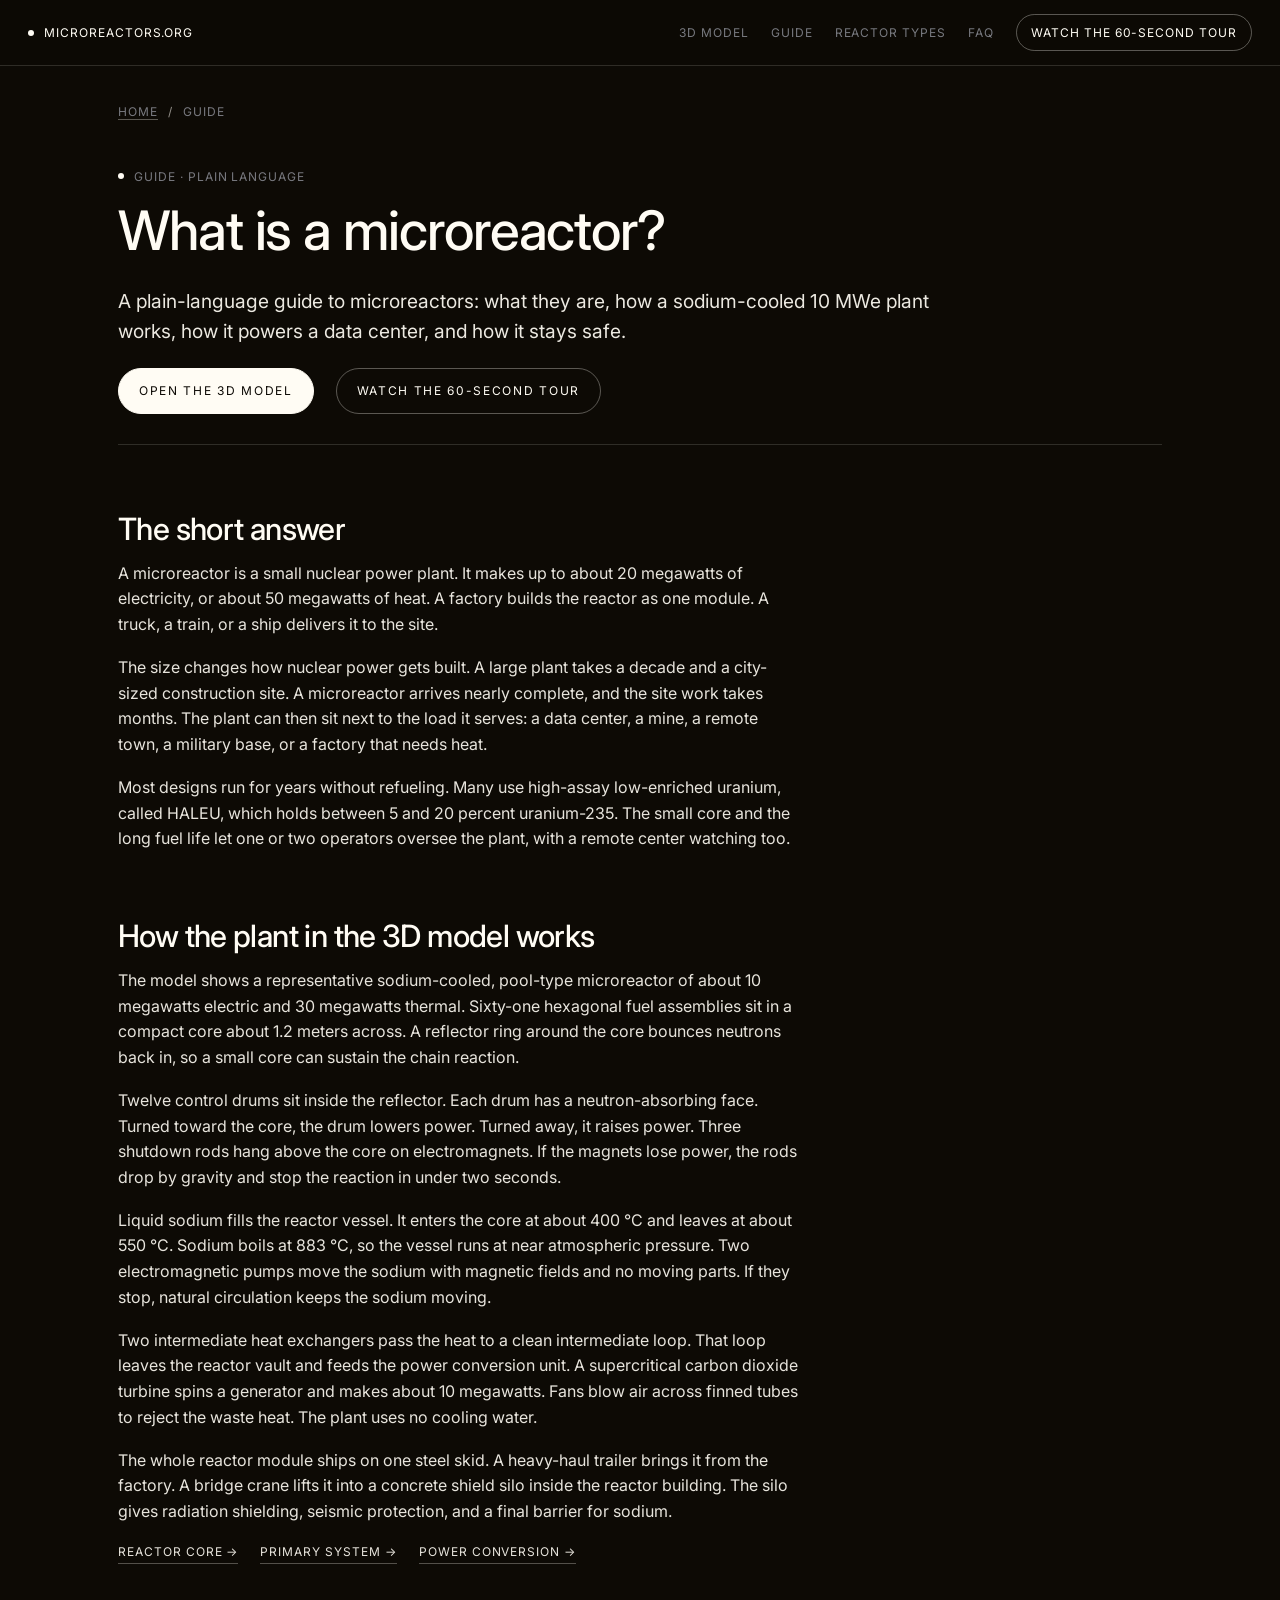
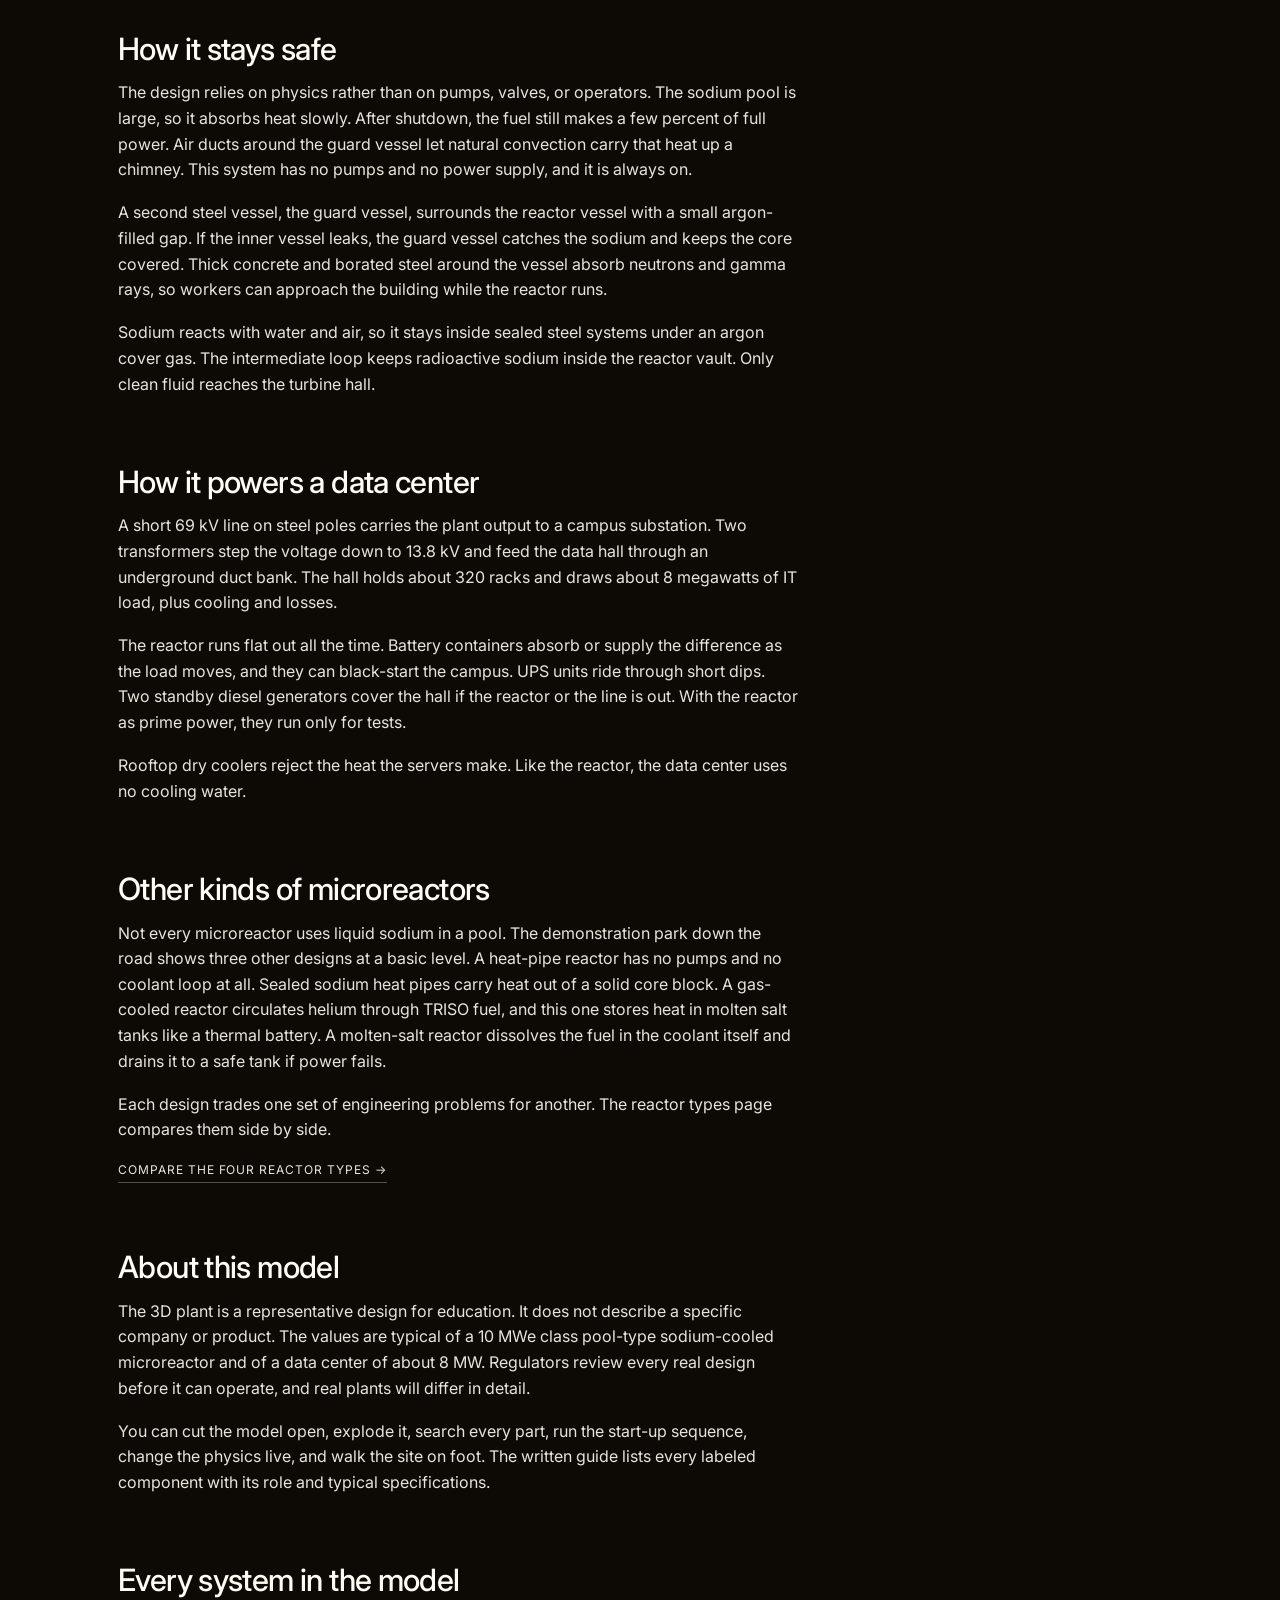
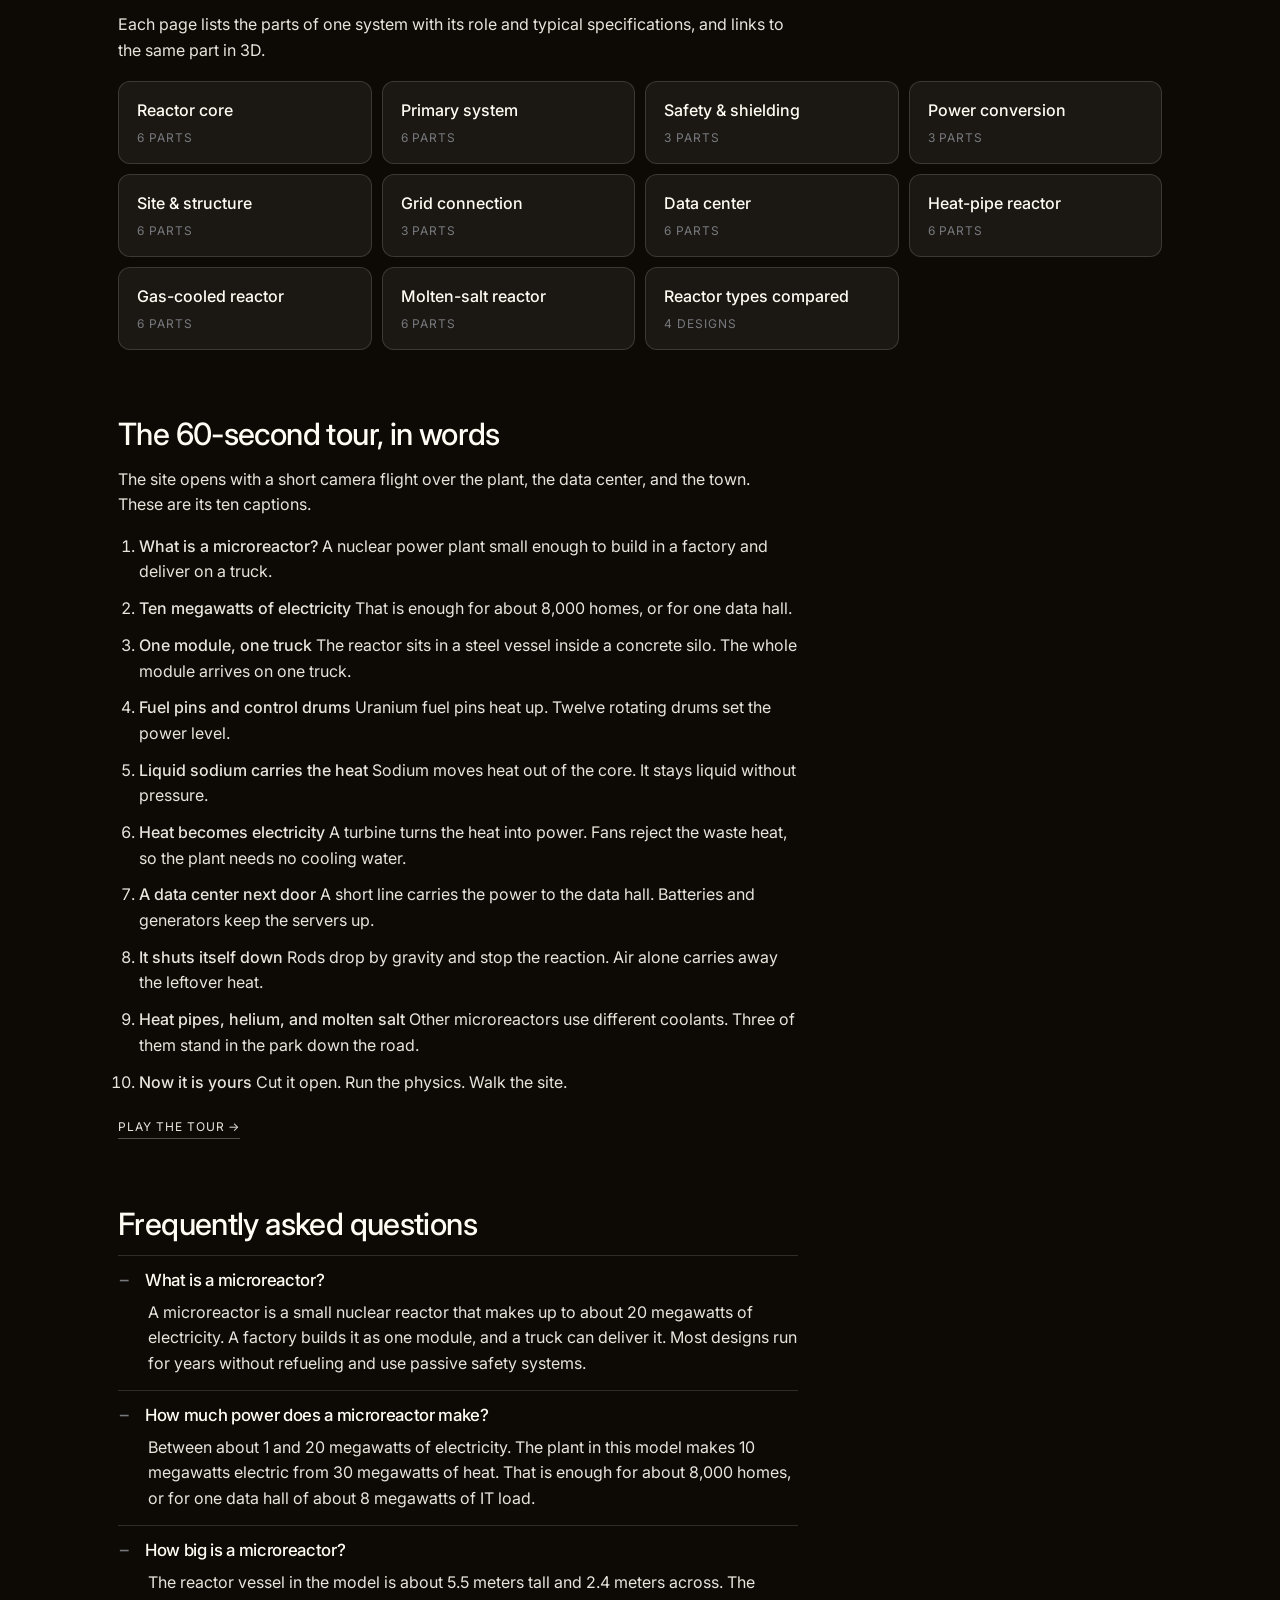
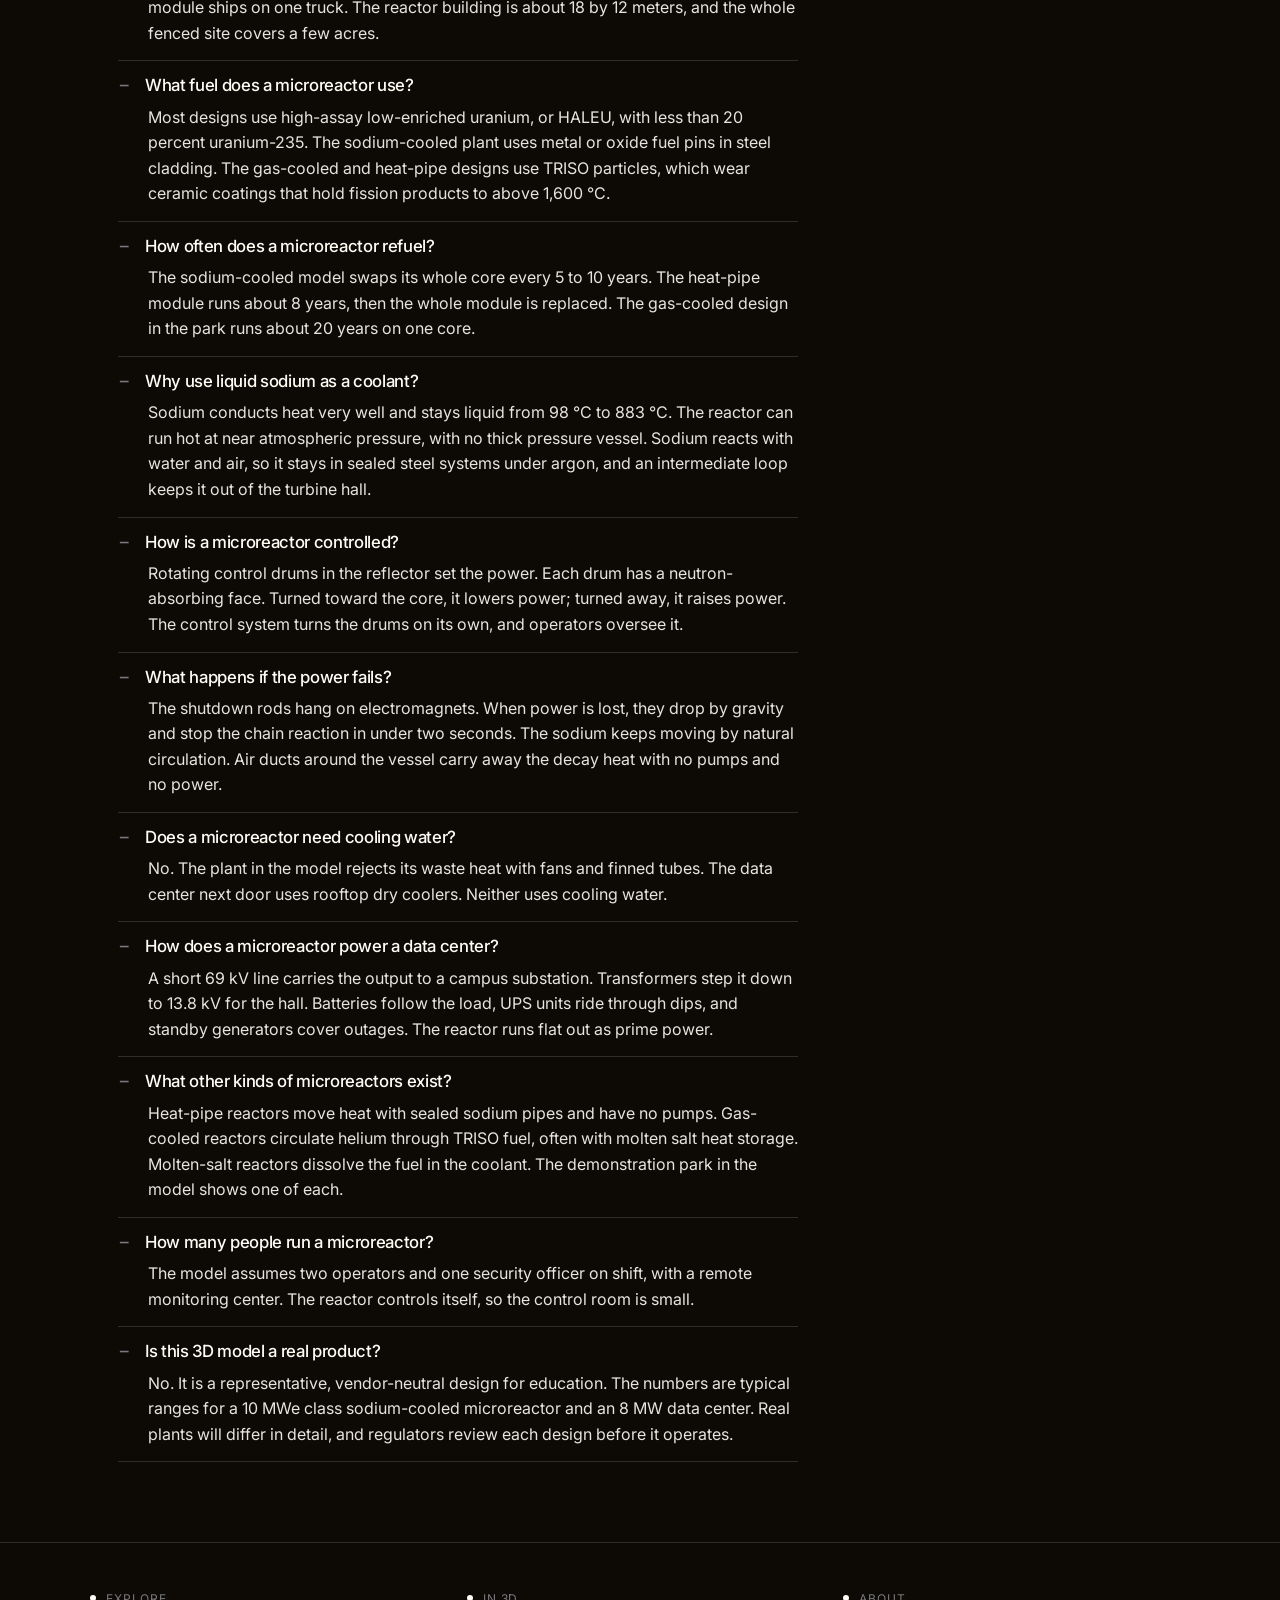
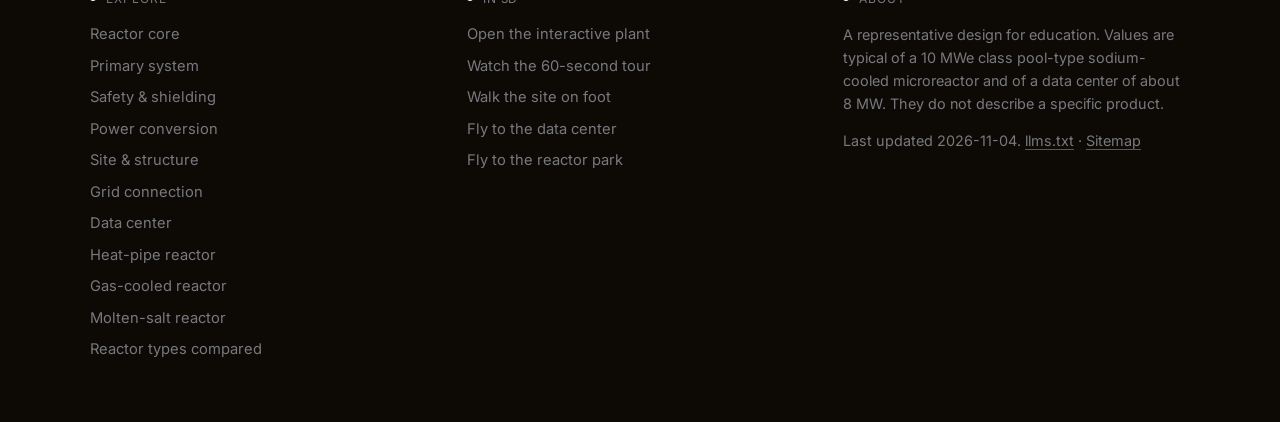
<file: guide/index.html>
<!doctype html>
<html lang="en">
<head>
<meta charset="utf-8">
<meta name="viewport" content="width=device-width, initial-scale=1">
<title>What is a microreactor? A plain guide | Microreactors.org</title>
<meta name="description" content="A plain-language guide to microreactors: what they are, how a sodium-cooled 10 MWe plant works, how it powers a data center, and how it stays safe.">
<link rel="canonical" href="https://microreactors.org/guide/">
<meta name="robots" content="index, follow, max-image-preview:large, max-snippet:-1">
<meta name="theme-color" content="#0d0a05">
<meta property="og:type" content="article">
<meta property="og:site_name" content="Microreactors.org">
<meta property="og:title" content="What is a microreactor? A plain-language guide">
<meta property="og:description" content="A plain-language guide to microreactors: what they are, how a sodium-cooled 10 MWe plant works, how it powers a data center, and how it stays safe.">
<meta property="og:url" content="https://microreactors.org/guide/">
<meta property="og:image" content="https://microreactors.org/og.png">
<meta property="og:image:width" content="1200"><meta property="og:image:height" content="630">
<meta name="twitter:card" content="summary_large_image">
<meta name="twitter:title" content="What is a microreactor? A plain-language guide">
<meta name="twitter:description" content="A plain-language guide to microreactors: what they are, how a sodium-cooled 10 MWe plant works, how it powers a data center, and how it stays safe.">
<meta name="twitter:image" content="https://microreactors.org/og.png">
<link rel="icon" href="/favicon.svg" type="image/svg+xml">
<link rel="apple-touch-icon" href="/icon-192.png">
<link rel="manifest" href="/site.webmanifest">
<link rel="preconnect" href="https://fonts.googleapis.com"><link rel="preconnect" href="https://fonts.gstatic.com" crossorigin>
<link href="https://fonts.googleapis.com/css2?family=Inter:wght@400;500;600&display=swap" rel="stylesheet">
<link rel="stylesheet" href="/guide.css">
<script type="application/ld+json">{"@context":"https://schema.org","@type":"TechArticle","headline":"What is a microreactor?","description":"A plain-language guide to microreactors: what they are, how a sodium-cooled 10 MWe plant works, how it powers a data center, and how it stays safe.","url":"https://microreactors.org/guide/","inLanguage":"en","dateModified":"2026-11-04","datePublished":"2026-11-01","author":{"@type":"Organization","name":"Microreactors.org","url":"https://microreactors.org/","logo":{"@type":"ImageObject","url":"https://microreactors.org/icon-512.png"}},"publisher":{"@type":"Organization","name":"Microreactors.org","url":"https://microreactors.org/","logo":{"@type":"ImageObject","url":"https://microreactors.org/icon-512.png"}},"image":"https://microreactors.org/og.png","isAccessibleForFree":true,"mainEntityOfPage":"https://microreactors.org/guide/","about":[{"@type":"Thing","name":"Microreactor"},{"@type":"Thing","name":"Sodium-cooled fast reactor"},{"@type":"Thing","name":"Nuclear power for data centers"},{"@type":"Thing","name":"Passive nuclear safety"}]}</script>
<script type="application/ld+json">{"@context":"https://schema.org","@type":"FAQPage","mainEntity":[{"@type":"Question","name":"What is a microreactor?","acceptedAnswer":{"@type":"Answer","text":"A microreactor is a small nuclear reactor that makes up to about 20 megawatts of electricity. A factory builds it as one module, and a truck can deliver it. Most designs run for years without refueling and use passive safety systems."}},{"@type":"Question","name":"How much power does a microreactor make?","acceptedAnswer":{"@type":"Answer","text":"Between about 1 and 20 megawatts of electricity. The plant in this model makes 10 megawatts electric from 30 megawatts of heat. That is enough for about 8,000 homes, or for one data hall of about 8 megawatts of IT load."}},{"@type":"Question","name":"How big is a microreactor?","acceptedAnswer":{"@type":"Answer","text":"The reactor vessel in the model is about 5.5 meters tall and 2.4 meters across. The module ships on one truck. The reactor building is about 18 by 12 meters, and the whole fenced site covers a few acres."}},{"@type":"Question","name":"What fuel does a microreactor use?","acceptedAnswer":{"@type":"Answer","text":"Most designs use high-assay low-enriched uranium, or HALEU, with less than 20 percent uranium-235. The sodium-cooled plant uses metal or oxide fuel pins in steel cladding. The gas-cooled and heat-pipe designs use TRISO particles, which wear ceramic coatings that hold fission products to above 1,600 °C."}},{"@type":"Question","name":"How often does a microreactor refuel?","acceptedAnswer":{"@type":"Answer","text":"The sodium-cooled model swaps its whole core every 5 to 10 years. The heat-pipe module runs about 8 years, then the whole module is replaced. The gas-cooled design in the park runs about 20 years on one core."}},{"@type":"Question","name":"Why use liquid sodium as a coolant?","acceptedAnswer":{"@type":"Answer","text":"Sodium conducts heat very well and stays liquid from 98 °C to 883 °C. The reactor can run hot at near atmospheric pressure, with no thick pressure vessel. Sodium reacts with water and air, so it stays in sealed steel systems under argon, and an intermediate loop keeps it out of the turbine hall."}},{"@type":"Question","name":"How is a microreactor controlled?","acceptedAnswer":{"@type":"Answer","text":"Rotating control drums in the reflector set the power. Each drum has a neutron-absorbing face. Turned toward the core, it lowers power; turned away, it raises power. The control system turns the drums on its own, and operators oversee it."}},{"@type":"Question","name":"What happens if the power fails?","acceptedAnswer":{"@type":"Answer","text":"The shutdown rods hang on electromagnets. When power is lost, they drop by gravity and stop the chain reaction in under two seconds. The sodium keeps moving by natural circulation. Air ducts around the vessel carry away the decay heat with no pumps and no power."}},{"@type":"Question","name":"Does a microreactor need cooling water?","acceptedAnswer":{"@type":"Answer","text":"No. The plant in the model rejects its waste heat with fans and finned tubes. The data center next door uses rooftop dry coolers. Neither uses cooling water."}},{"@type":"Question","name":"How does a microreactor power a data center?","acceptedAnswer":{"@type":"Answer","text":"A short 69 kV line carries the output to a campus substation. Transformers step it down to 13.8 kV for the hall. Batteries follow the load, UPS units ride through dips, and standby generators cover outages. The reactor runs flat out as prime power."}},{"@type":"Question","name":"What other kinds of microreactors exist?","acceptedAnswer":{"@type":"Answer","text":"Heat-pipe reactors move heat with sealed sodium pipes and have no pumps. Gas-cooled reactors circulate helium through TRISO fuel, often with molten salt heat storage. Molten-salt reactors dissolve the fuel in the coolant. The demonstration park in the model shows one of each."}},{"@type":"Question","name":"How many people run a microreactor?","acceptedAnswer":{"@type":"Answer","text":"The model assumes two operators and one security officer on shift, with a remote monitoring center. The reactor controls itself, so the control room is small."}},{"@type":"Question","name":"Is this 3D model a real product?","acceptedAnswer":{"@type":"Answer","text":"No. It is a representative, vendor-neutral design for education. The numbers are typical ranges for a 10 MWe class sodium-cooled microreactor and an 8 MW data center. Real plants will differ in detail, and regulators review each design before it operates."}}]}</script>
<script type="application/ld+json">{"@context":"https://schema.org","@type":"WebSite","name":"Microreactors.org","url":"https://microreactors.org/","description":"How microreactors work, in interactive 3D","publisher":{"@type":"Organization","name":"Microreactors.org","url":"https://microreactors.org/","logo":{"@type":"ImageObject","url":"https://microreactors.org/icon-512.png"}}}</script>
<script type="application/ld+json">{"@context":"https://schema.org","@type":"BreadcrumbList","itemListElement":[{"@type":"ListItem","position":1,"name":"Home","item":"https://microreactors.org/"},{"@type":"ListItem","position":2,"name":"Guide","item":"https://microreactors.org/guide/"}]}</script>
</head>
<body>
<nav class="gnav" aria-label="Site"><a class="brand" href="/"><span class="dot"></span>microreactors.org</a><div class="links"><a href="/">3D model</a><a href="/guide/">Guide</a><a href="/guide/reactor-types/">Reactor types</a><a href="/guide/#faq">FAQ</a><a class="cta" href="/#intro">Watch the 60-second tour</a></div></nav>
<main class="gmain">
<ol class="crumbs"><li><a href="/">Home</a></li><li aria-current="page">Guide</li></ol>

<header class="hero"><div class="eyebrow"><span class="dot"></span>Guide · plain language</div><h1>What is a microreactor?</h1><p class="lead">A plain-language guide to microreactors: what they are, how a sodium-cooled 10 MWe plant works, how it powers a data center, and how it stays safe.</p>
<p class="actions"><a class="btn" href="/">Open the 3D model</a><a class="btn ghost" href="/#intro">Watch the 60-second tour</a></p></header>
<section class="prose" id="the-short-answer"><h2>The short answer</h2><p>A microreactor is a small nuclear power plant. It makes up to about 20 megawatts of electricity, or about 50 megawatts of heat. A factory builds the reactor as one module. A truck, a train, or a ship delivers it to the site.</p><p>The size changes how nuclear power gets built. A large plant takes a decade and a city-sized construction site. A microreactor arrives nearly complete, and the site work takes months. The plant can then sit next to the load it serves: a data center, a mine, a remote town, a military base, or a factory that needs heat.</p><p>Most designs run for years without refueling. Many use high-assay low-enriched uranium, called HALEU, which holds between 5 and 20 percent uranium-235. The small core and the long fuel life let one or two operators oversee the plant, with a remote center watching too.</p></section><section class="prose" id="how-the-plant-in-the-3d-model-works"><h2>How the plant in the 3D model works</h2><p>The model shows a representative sodium-cooled, pool-type microreactor of about 10 megawatts electric and 30 megawatts thermal. Sixty-one hexagonal fuel assemblies sit in a compact core about 1.2 meters across. A reflector ring around the core bounces neutrons back in, so a small core can sustain the chain reaction.</p><p>Twelve control drums sit inside the reflector. Each drum has a neutron-absorbing face. Turned toward the core, the drum lowers power. Turned away, it raises power. Three shutdown rods hang above the core on electromagnets. If the magnets lose power, the rods drop by gravity and stop the reaction in under two seconds.</p><p>Liquid sodium fills the reactor vessel. It enters the core at about 400 °C and leaves at about 550 °C. Sodium boils at 883 °C, so the vessel runs at near atmospheric pressure. Two electromagnetic pumps move the sodium with magnetic fields and no moving parts. If they stop, natural circulation keeps the sodium moving.</p><p>Two intermediate heat exchangers pass the heat to a clean intermediate loop. That loop leaves the reactor vault and feeds the power conversion unit. A supercritical carbon dioxide turbine spins a generator and makes about 10 megawatts. Fans blow air across finned tubes to reject the waste heat. The plant uses no cooling water.</p><p>The whole reactor module ships on one steel skid. A heavy-haul trailer brings it from the factory. A bridge crane lifts it into a concrete shield silo inside the reactor building. The silo gives radiation shielding, seismic protection, and a final barrier for sodium.</p><p class="actions"><a class="tlink" href="/guide/reactor-core/">Reactor core →</a><a class="tlink" href="/guide/sodium-primary-system/">Primary system →</a><a class="tlink" href="/guide/power-conversion/">Power conversion →</a></p></section><section class="prose" id="how-it-stays-safe"><h2>How it stays safe</h2><p>The design relies on physics rather than on pumps, valves, or operators. The sodium pool is large, so it absorbs heat slowly. After shutdown, the fuel still makes a few percent of full power. Air ducts around the guard vessel let natural convection carry that heat up a chimney. This system has no pumps and no power supply, and it is always on.</p><p>A second steel vessel, the guard vessel, surrounds the reactor vessel with a small argon-filled gap. If the inner vessel leaks, the guard vessel catches the sodium and keeps the core covered. Thick concrete and borated steel around the vessel absorb neutrons and gamma rays, so workers can approach the building while the reactor runs.</p><p>Sodium reacts with water and air, so it stays inside sealed steel systems under an argon cover gas. The intermediate loop keeps radioactive sodium inside the reactor vault. Only clean fluid reaches the turbine hall.</p></section><section class="prose" id="how-it-powers-a-data-center"><h2>How it powers a data center</h2><p>A short 69 kV line on steel poles carries the plant output to a campus substation. Two transformers step the voltage down to 13.8 kV and feed the data hall through an underground duct bank. The hall holds about 320 racks and draws about 8 megawatts of IT load, plus cooling and losses.</p><p>The reactor runs flat out all the time. Battery containers absorb or supply the difference as the load moves, and they can black-start the campus. UPS units ride through short dips. Two standby diesel generators cover the hall if the reactor or the line is out. With the reactor as prime power, they run only for tests.</p><p>Rooftop dry coolers reject the heat the servers make. Like the reactor, the data center uses no cooling water.</p></section><section class="prose" id="other-kinds-of-microreactors"><h2>Other kinds of microreactors</h2><p>Not every microreactor uses liquid sodium in a pool. The demonstration park down the road shows three other designs at a basic level. A heat-pipe reactor has no pumps and no coolant loop at all. Sealed sodium heat pipes carry heat out of a solid core block. A gas-cooled reactor circulates helium through TRISO fuel, and this one stores heat in molten salt tanks like a thermal battery. A molten-salt reactor dissolves the fuel in the coolant itself and drains it to a safe tank if power fails.</p><p>Each design trades one set of engineering problems for another. The reactor types page compares them side by side.</p><p class="actions"><a class="tlink" href="/guide/reactor-types/">Compare the four reactor types →</a></p></section><section class="prose" id="about-this-model"><h2>About this model</h2><p>The 3D plant is a representative design for education. It does not describe a specific company or product. The values are typical of a 10 MWe class pool-type sodium-cooled microreactor and of a data center of about 8 MW. Regulators review every real design before it can operate, and real plants will differ in detail.</p><p>You can cut the model open, explode it, search every part, run the start-up sequence, change the physics live, and walk the site on foot. The written guide lists every labeled component with its role and typical specifications.</p></section>
<section class="toc" id="systems"><h2>Every system in the model</h2><p>Each page lists the parts of one system with its role and typical specifications, and links to the same part in 3D.</p><ul class="tocList"><li><a href="/guide/reactor-core/"><b>Reactor core</b><span>6 parts</span></a></li><li><a href="/guide/sodium-primary-system/"><b>Primary system</b><span>6 parts</span></a></li><li><a href="/guide/safety-and-shielding/"><b>Safety &amp; shielding</b><span>3 parts</span></a></li><li><a href="/guide/power-conversion/"><b>Power conversion</b><span>3 parts</span></a></li><li><a href="/guide/site-and-buildings/"><b>Site &amp; structure</b><span>6 parts</span></a></li><li><a href="/guide/grid-connection/"><b>Grid connection</b><span>3 parts</span></a></li><li><a href="/guide/data-center/"><b>Data center</b><span>6 parts</span></a></li><li><a href="/guide/heat-pipe-microreactor/"><b>Heat-pipe reactor</b><span>6 parts</span></a></li><li><a href="/guide/gas-cooled-microreactor/"><b>Gas-cooled reactor</b><span>6 parts</span></a></li><li><a href="/guide/molten-salt-microreactor/"><b>Molten-salt reactor</b><span>6 parts</span></a></li><li><a href="/guide/reactor-types/"><b>Reactor types compared</b><span>4 designs</span></a></li></ul></section>
<section class="script" id="tour"><h2>The 60-second tour, in words</h2><p>The site opens with a short camera flight over the plant, the data center, and the town. These are its ten captions.</p><ol><li><b>What is a microreactor?</b> A nuclear power plant small enough to build in a factory and deliver on a truck.</li><li><b>Ten megawatts of electricity</b> That is enough for about 8,000 homes, or for one data hall.</li><li><b>One module, one truck</b> The reactor sits in a steel vessel inside a concrete silo. The whole module arrives on one truck.</li><li><b>Fuel pins and control drums</b> Uranium fuel pins heat up. Twelve rotating drums set the power level.</li><li><b>Liquid sodium carries the heat</b> Sodium moves heat out of the core. It stays liquid without pressure.</li><li><b>Heat becomes electricity</b> A turbine turns the heat into power. Fans reject the waste heat, so the plant needs no cooling water.</li><li><b>A data center next door</b> A short line carries the power to the data hall. Batteries and generators keep the servers up.</li><li><b>It shuts itself down</b> Rods drop by gravity and stop the reaction. Air alone carries away the leftover heat.</li><li><b>Heat pipes, helium, and molten salt</b> Other microreactors use different coolants. Three of them stand in the park down the road.</li><li><b>Now it is yours</b> Cut it open. Run the physics. Walk the site.</li></ol><p class="actions"><a class="tlink" href="/#intro">Play the tour →</a></p></section>
<section class="faq" id="faq"><h2>Frequently asked questions</h2><details open><summary><h3>What is a microreactor?</h3></summary><p>A microreactor is a small nuclear reactor that makes up to about 20 megawatts of electricity. A factory builds it as one module, and a truck can deliver it. Most designs run for years without refueling and use passive safety systems.</p></details><details open><summary><h3>How much power does a microreactor make?</h3></summary><p>Between about 1 and 20 megawatts of electricity. The plant in this model makes 10 megawatts electric from 30 megawatts of heat. That is enough for about 8,000 homes, or for one data hall of about 8 megawatts of IT load.</p></details><details open><summary><h3>How big is a microreactor?</h3></summary><p>The reactor vessel in the model is about 5.5 meters tall and 2.4 meters across. The module ships on one truck. The reactor building is about 18 by 12 meters, and the whole fenced site covers a few acres.</p></details><details open><summary><h3>What fuel does a microreactor use?</h3></summary><p>Most designs use high-assay low-enriched uranium, or HALEU, with less than 20 percent uranium-235. The sodium-cooled plant uses metal or oxide fuel pins in steel cladding. The gas-cooled and heat-pipe designs use TRISO particles, which wear ceramic coatings that hold fission products to above 1,600 °C.</p></details><details open><summary><h3>How often does a microreactor refuel?</h3></summary><p>The sodium-cooled model swaps its whole core every 5 to 10 years. The heat-pipe module runs about 8 years, then the whole module is replaced. The gas-cooled design in the park runs about 20 years on one core.</p></details><details open><summary><h3>Why use liquid sodium as a coolant?</h3></summary><p>Sodium conducts heat very well and stays liquid from 98 °C to 883 °C. The reactor can run hot at near atmospheric pressure, with no thick pressure vessel. Sodium reacts with water and air, so it stays in sealed steel systems under argon, and an intermediate loop keeps it out of the turbine hall.</p></details><details open><summary><h3>How is a microreactor controlled?</h3></summary><p>Rotating control drums in the reflector set the power. Each drum has a neutron-absorbing face. Turned toward the core, it lowers power; turned away, it raises power. The control system turns the drums on its own, and operators oversee it.</p></details><details open><summary><h3>What happens if the power fails?</h3></summary><p>The shutdown rods hang on electromagnets. When power is lost, they drop by gravity and stop the chain reaction in under two seconds. The sodium keeps moving by natural circulation. Air ducts around the vessel carry away the decay heat with no pumps and no power.</p></details><details open><summary><h3>Does a microreactor need cooling water?</h3></summary><p>No. The plant in the model rejects its waste heat with fans and finned tubes. The data center next door uses rooftop dry coolers. Neither uses cooling water.</p></details><details open><summary><h3>How does a microreactor power a data center?</h3></summary><p>A short 69 kV line carries the output to a campus substation. Transformers step it down to 13.8 kV for the hall. Batteries follow the load, UPS units ride through dips, and standby generators cover outages. The reactor runs flat out as prime power.</p></details><details open><summary><h3>What other kinds of microreactors exist?</h3></summary><p>Heat-pipe reactors move heat with sealed sodium pipes and have no pumps. Gas-cooled reactors circulate helium through TRISO fuel, often with molten salt heat storage. Molten-salt reactors dissolve the fuel in the coolant. The demonstration park in the model shows one of each.</p></details><details open><summary><h3>How many people run a microreactor?</h3></summary><p>The model assumes two operators and one security officer on shift, with a remote monitoring center. The reactor controls itself, so the control room is small.</p></details><details open><summary><h3>Is this 3D model a real product?</h3></summary><p>No. It is a representative, vendor-neutral design for education. The numbers are typical ranges for a 10 MWe class sodium-cooled microreactor and an 8 MW data center. Real plants will differ in detail, and regulators review each design before it operates.</p></details></section>
</main>
<footer class="gfoot"><div class="fgrid"><div><div class="eyebrow"><span class="dot"></span>Explore</div><ul><li><a href="/guide/reactor-core/">Reactor core</a></li><li><a href="/guide/sodium-primary-system/">Primary system</a></li><li><a href="/guide/safety-and-shielding/">Safety &amp; shielding</a></li><li><a href="/guide/power-conversion/">Power conversion</a></li><li><a href="/guide/site-and-buildings/">Site &amp; structure</a></li><li><a href="/guide/grid-connection/">Grid connection</a></li><li><a href="/guide/data-center/">Data center</a></li><li><a href="/guide/heat-pipe-microreactor/">Heat-pipe reactor</a></li><li><a href="/guide/gas-cooled-microreactor/">Gas-cooled reactor</a></li><li><a href="/guide/molten-salt-microreactor/">Molten-salt reactor</a></li><li><a href="/guide/reactor-types/">Reactor types compared</a></li></ul></div><div><div class="eyebrow"><span class="dot"></span>In 3D</div><ul><li><a href="/">Open the interactive plant</a></li><li><a href="/#intro">Watch the 60-second tour</a></li><li><a href="/#walk">Walk the site on foot</a></li><li><a href="/#view-datacenter">Fly to the data center</a></li><li><a href="/#view-park">Fly to the reactor park</a></li></ul></div><div><div class="eyebrow"><span class="dot"></span>About</div><p>A representative design for education. Values are typical of a 10 MWe class pool-type sodium-cooled microreactor and of a data center of about 8 MW. They do not describe a specific product.</p><p>Last updated 2026-11-04. <a href="/llms.txt">llms.txt</a> · <a href="/sitemap.xml">Sitemap</a></p></div></div></footer>
</body>
</html>
</file>
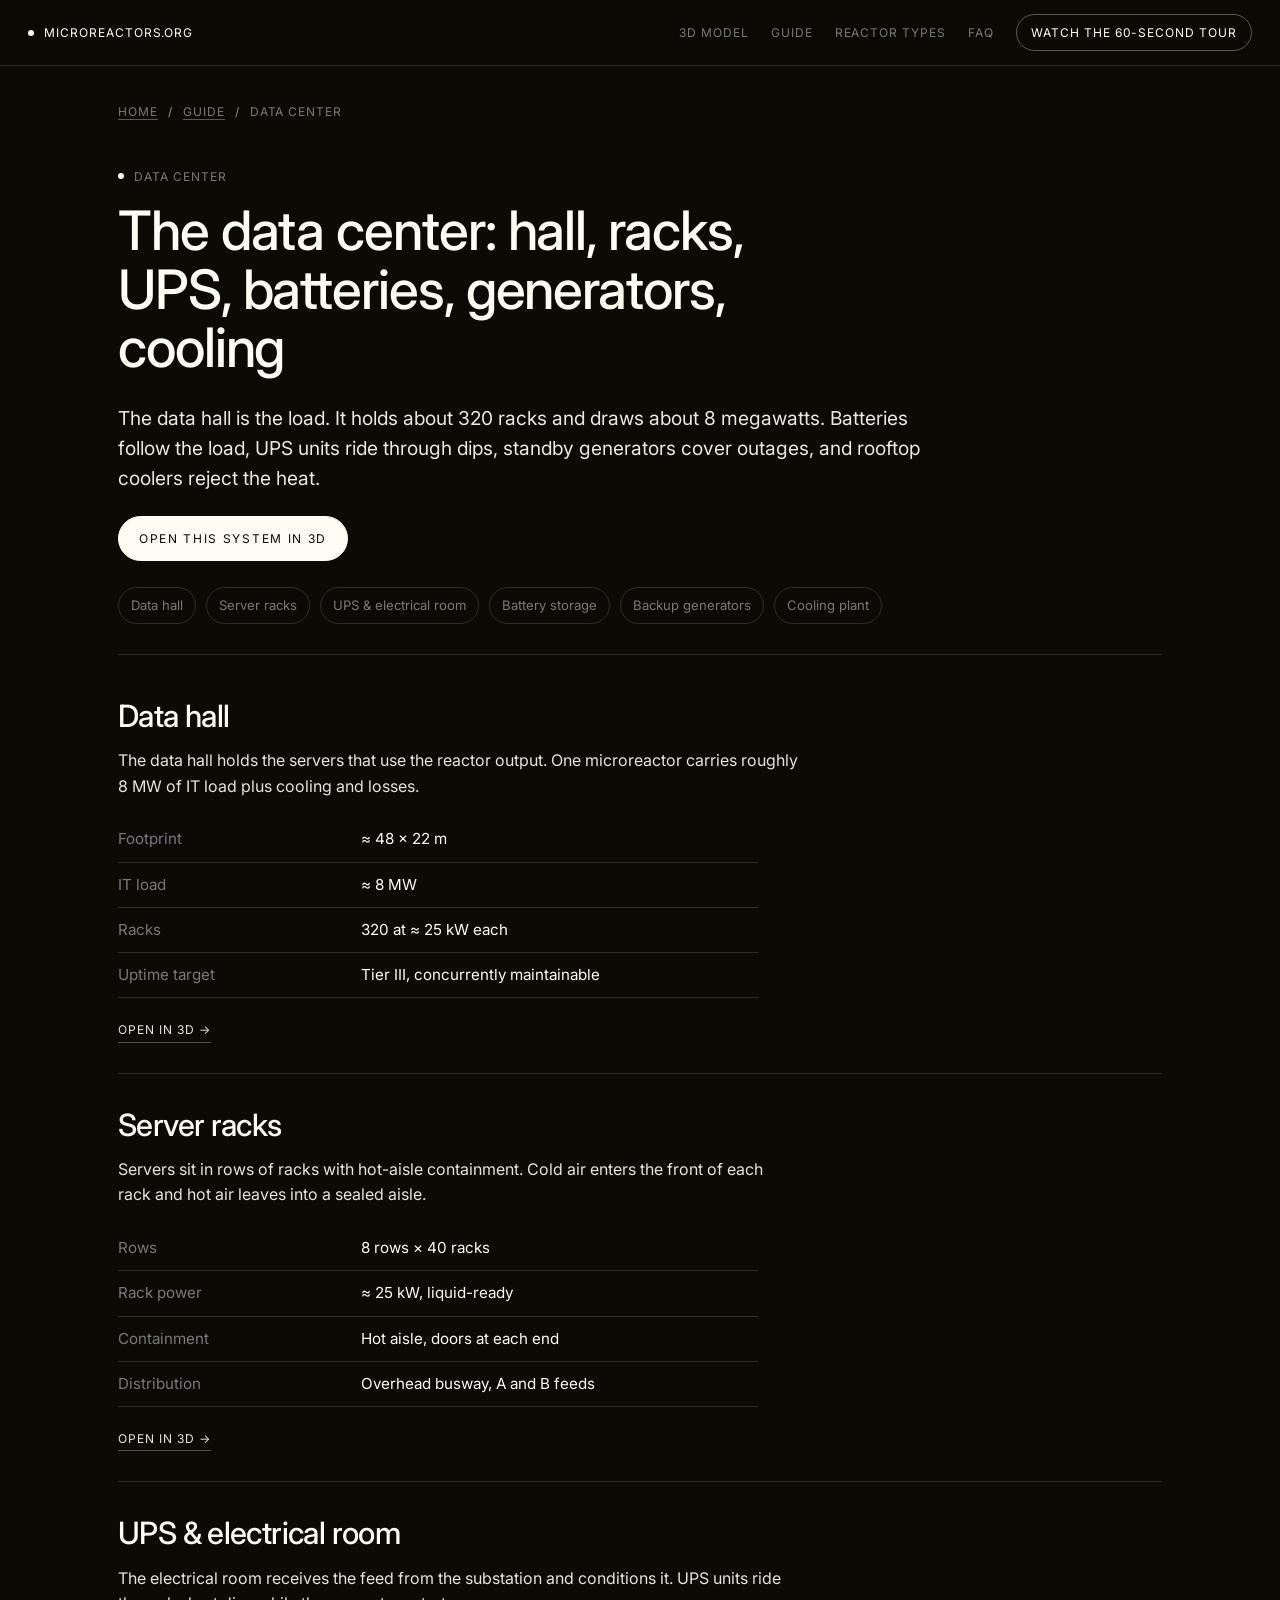
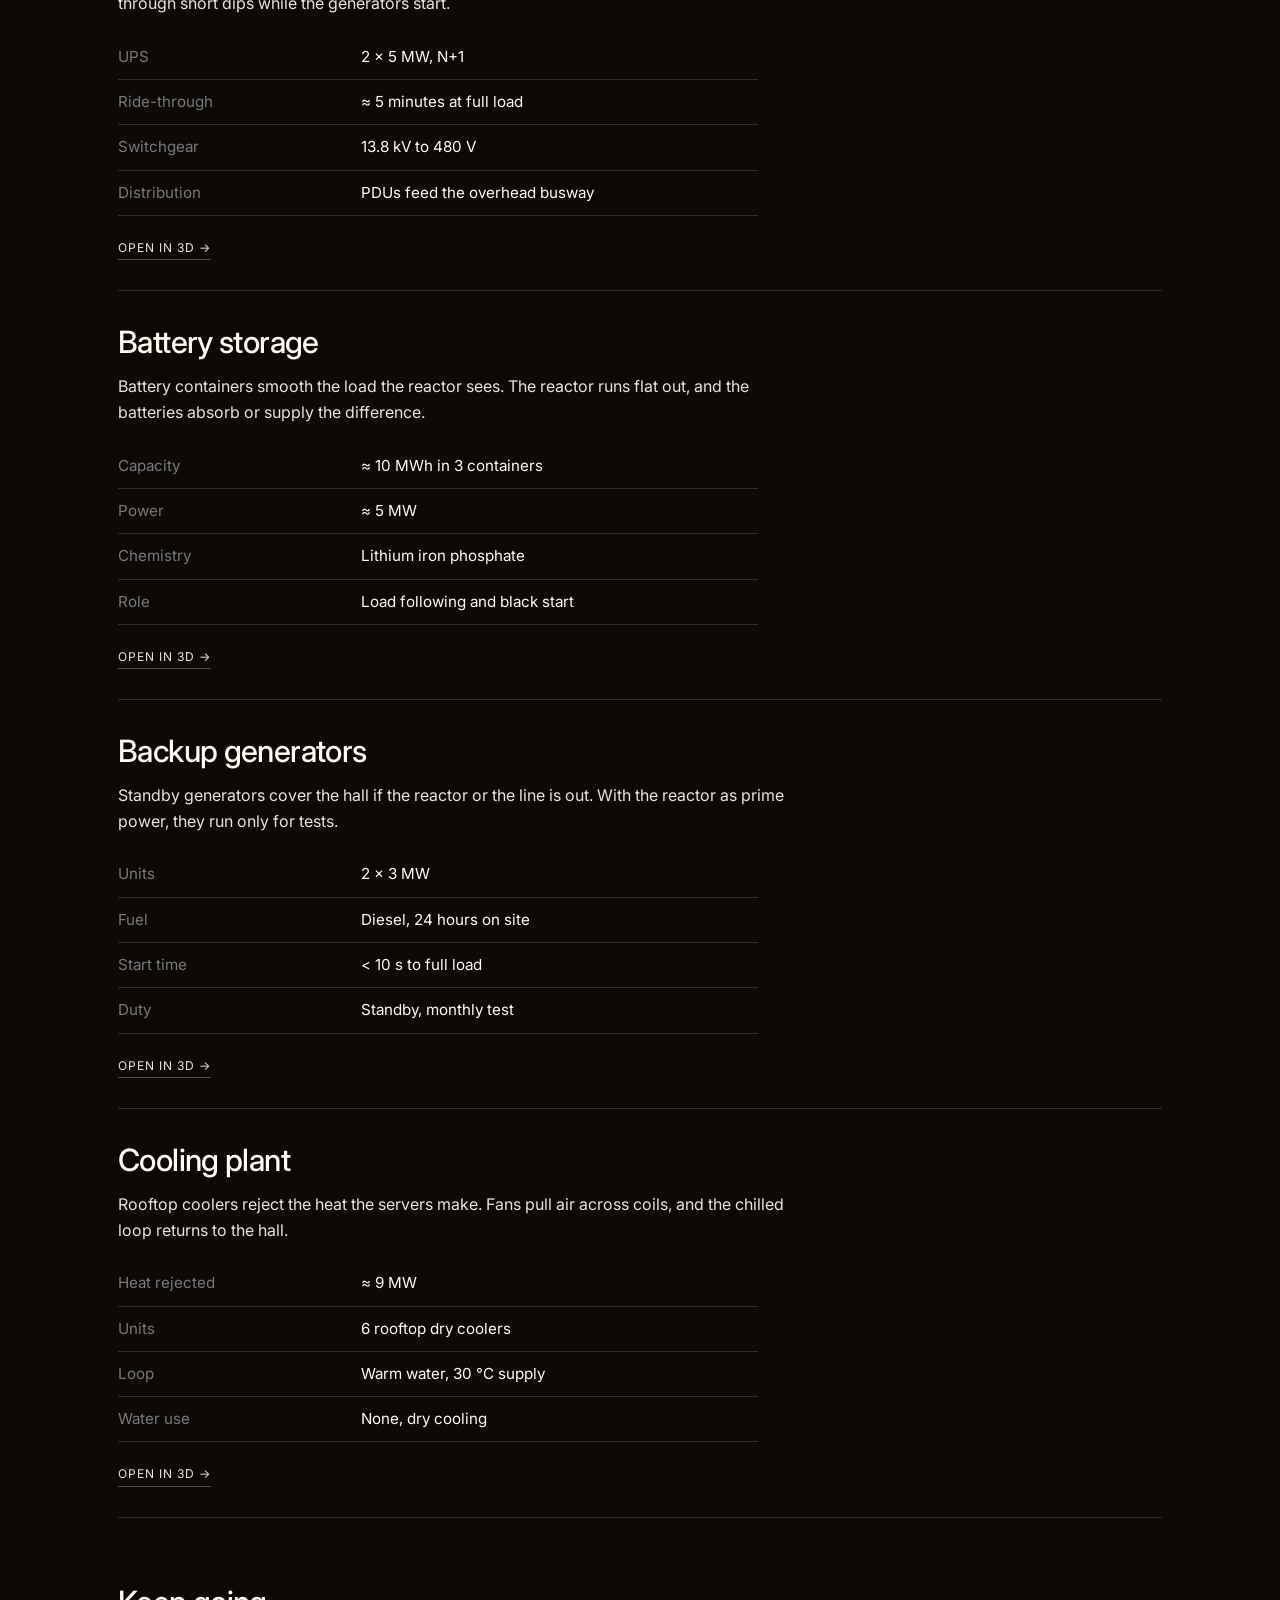
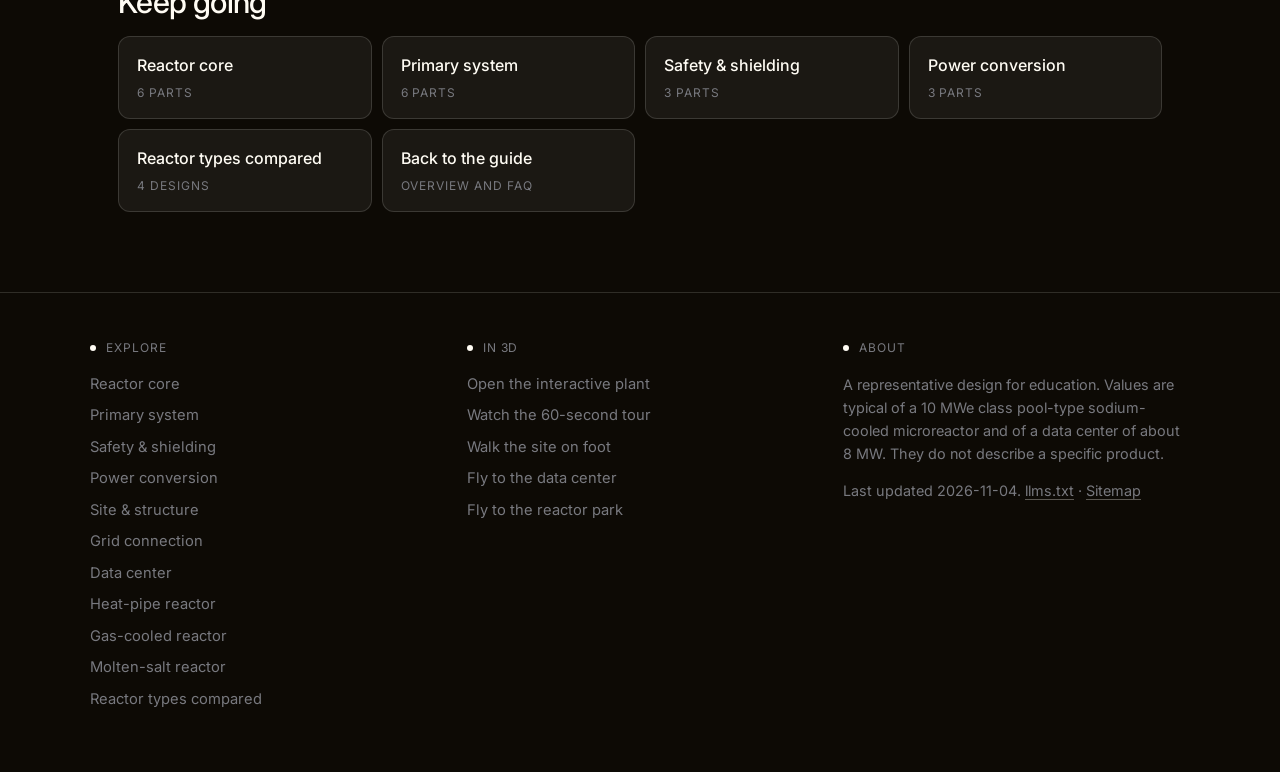
<file: guide/data-center/index.html>
<!doctype html>
<html lang="en">
<head>
<meta charset="utf-8">
<meta name="viewport" content="width=device-width, initial-scale=1">
<title>A microreactor-powered data center | Microreactors.org</title>
<meta name="description" content="The data hall is the load. It holds about 320 racks and draws about 8 megawatts. Batteries follow the load, UPS units ride through dips, standby generators.">
<link rel="canonical" href="https://microreactors.org/guide/data-center/">
<meta name="robots" content="index, follow, max-image-preview:large, max-snippet:-1">
<meta name="theme-color" content="#0d0a05">
<meta property="og:type" content="article">
<meta property="og:site_name" content="Microreactors.org">
<meta property="og:title" content="The data center: hall, racks, UPS, batteries, generators, cooling">
<meta property="og:description" content="The data hall is the load. It holds about 320 racks and draws about 8 megawatts. Batteries follow the load, UPS units ride through dips, standby generators.">
<meta property="og:url" content="https://microreactors.org/guide/data-center/">
<meta property="og:image" content="https://microreactors.org/og.png">
<meta property="og:image:width" content="1200"><meta property="og:image:height" content="630">
<meta name="twitter:card" content="summary_large_image">
<meta name="twitter:title" content="The data center: hall, racks, UPS, batteries, generators, cooling">
<meta name="twitter:description" content="The data hall is the load. It holds about 320 racks and draws about 8 megawatts. Batteries follow the load, UPS units ride through dips, standby generators.">
<meta name="twitter:image" content="https://microreactors.org/og.png">
<link rel="icon" href="/favicon.svg" type="image/svg+xml">
<link rel="apple-touch-icon" href="/icon-192.png">
<link rel="manifest" href="/site.webmanifest">
<link rel="preconnect" href="https://fonts.googleapis.com"><link rel="preconnect" href="https://fonts.gstatic.com" crossorigin>
<link href="https://fonts.googleapis.com/css2?family=Inter:wght@400;500;600&display=swap" rel="stylesheet">
<link rel="stylesheet" href="/guide.css">
<script type="application/ld+json">{"@context":"https://schema.org","@type":"TechArticle","headline":"The data center: hall, racks, UPS, batteries, generators, cooling","description":"The data hall is the load. It holds about 320 racks and draws about 8 megawatts. Batteries follow the load, UPS units ride through dips, standby generators cover outages, and rooftop coolers reject the heat. 6 parts: data hall, server racks, ups & electrical room, battery storage, backup.","url":"https://microreactors.org/guide/data-center/","inLanguage":"en","dateModified":"2026-11-04","datePublished":"2026-11-01","author":{"@type":"Organization","name":"Microreactors.org","url":"https://microreactors.org/","logo":{"@type":"ImageObject","url":"https://microreactors.org/icon-512.png"}},"publisher":{"@type":"Organization","name":"Microreactors.org","url":"https://microreactors.org/","logo":{"@type":"ImageObject","url":"https://microreactors.org/icon-512.png"}},"image":"https://microreactors.org/og.png","isAccessibleForFree":true,"mainEntityOfPage":"https://microreactors.org/guide/data-center/","about":[{"@type":"Thing","name":"Data center"},{"@type":"Thing","name":"Microreactor"}]}</script>
<script type="application/ld+json">{"@context":"https://schema.org","@type":"DefinedTermSet","name":"Data center","url":"https://microreactors.org/guide/data-center/","hasDefinedTerm":[{"@type":"DefinedTerm","name":"Data hall","description":"The data hall holds the servers that use the reactor output. One microreactor carries roughly 8 MW of IT load plus cooling and losses.","url":"https://microreactors.org/guide/data-center/#dchall"},{"@type":"DefinedTerm","name":"Server racks","description":"Servers sit in rows of racks with hot-aisle containment. Cold air enters the front of each rack and hot air leaves into a sealed aisle.","url":"https://microreactors.org/guide/data-center/#racks"},{"@type":"DefinedTerm","name":"UPS & electrical room","description":"The electrical room receives the feed from the substation and conditions it. UPS units ride through short dips while the generators start.","url":"https://microreactors.org/guide/data-center/#ups"},{"@type":"DefinedTerm","name":"Battery storage","description":"Battery containers smooth the load the reactor sees. The reactor runs flat out, and the batteries absorb or supply the difference.","url":"https://microreactors.org/guide/data-center/#bess"},{"@type":"DefinedTerm","name":"Backup generators","description":"Standby generators cover the hall if the reactor or the line is out. With the reactor as prime power, they run only for tests.","url":"https://microreactors.org/guide/data-center/#gens"},{"@type":"DefinedTerm","name":"Cooling plant","description":"Rooftop coolers reject the heat the servers make. Fans pull air across coils, and the chilled loop returns to the hall.","url":"https://microreactors.org/guide/data-center/#dccool"}]}</script>
<script type="application/ld+json">{"@context":"https://schema.org","@type":"BreadcrumbList","itemListElement":[{"@type":"ListItem","position":1,"name":"Home","item":"https://microreactors.org/"},{"@type":"ListItem","position":2,"name":"Guide","item":"https://microreactors.org/guide/"},{"@type":"ListItem","position":3,"name":"Data center","item":"https://microreactors.org/guide/data-center/"}]}</script>
</head>
<body>
<nav class="gnav" aria-label="Site"><a class="brand" href="/"><span class="dot"></span>microreactors.org</a><div class="links"><a href="/">3D model</a><a href="/guide/">Guide</a><a href="/guide/reactor-types/">Reactor types</a><a href="/guide/#faq">FAQ</a><a class="cta" href="/#intro">Watch the 60-second tour</a></div></nav>
<main class="gmain">
<ol class="crumbs"><li><a href="/">Home</a></li><li><a href="/guide/">Guide</a></li><li aria-current="page">Data center</li></ol>

<header class="hero"><div class="eyebrow"><span class="dot"></span>Data center</div><h1>The data center: hall, racks, UPS, batteries, generators, cooling</h1><p class="lead">The data hall is the load. It holds about 320 racks and draws about 8 megawatts. Batteries follow the load, UPS units ride through dips, standby generators cover outages, and rooftop coolers reject the heat.</p>
<p class="actions"><a class="btn" href="/#dchall">Open this system in 3D</a></p>
<nav class="inpage" aria-label="Parts on this page"><ul><li><a href="#dchall">Data hall</a></li><li><a href="#racks">Server racks</a></li><li><a href="#ups">UPS &amp; electrical room</a></li><li><a href="#bess">Battery storage</a></li><li><a href="#gens">Backup generators</a></li><li><a href="#dccool">Cooling plant</a></li></ul></nav></header>
<article class="part" id="dchall"><h2>Data hall</h2><p>The data hall holds the servers that use the reactor output. One microreactor carries roughly 8 MW of IT load plus cooling and losses.</p><table class="specs"><tbody><tr><th scope="row">Footprint</th><td>≈ 48 × 22 m</td></tr><tr><th scope="row">IT load</th><td>≈ 8 MW</td></tr><tr><th scope="row">Racks</th><td>320 at ≈ 25 kW each</td></tr><tr><th scope="row">Uptime target</th><td>Tier III, concurrently maintainable</td></tr></tbody></table><p class="actions"><a class="tlink" href="/#dchall">Open in 3D →</a></p></article><article class="part" id="racks"><h2>Server racks</h2><p>Servers sit in rows of racks with hot-aisle containment. Cold air enters the front of each rack and hot air leaves into a sealed aisle.</p><table class="specs"><tbody><tr><th scope="row">Rows</th><td>8 rows × 40 racks</td></tr><tr><th scope="row">Rack power</th><td>≈ 25 kW, liquid-ready</td></tr><tr><th scope="row">Containment</th><td>Hot aisle, doors at each end</td></tr><tr><th scope="row">Distribution</th><td>Overhead busway, A and B feeds</td></tr></tbody></table><p class="actions"><a class="tlink" href="/#racks">Open in 3D →</a></p></article><article class="part" id="ups"><h2>UPS &amp; electrical room</h2><p>The electrical room receives the feed from the substation and conditions it. UPS units ride through short dips while the generators start.</p><table class="specs"><tbody><tr><th scope="row">UPS</th><td>2 × 5 MW, N+1</td></tr><tr><th scope="row">Ride-through</th><td>≈ 5 minutes at full load</td></tr><tr><th scope="row">Switchgear</th><td>13.8 kV to 480 V</td></tr><tr><th scope="row">Distribution</th><td>PDUs feed the overhead busway</td></tr></tbody></table><p class="actions"><a class="tlink" href="/#ups">Open in 3D →</a></p></article><article class="part" id="bess"><h2>Battery storage</h2><p>Battery containers smooth the load the reactor sees. The reactor runs flat out, and the batteries absorb or supply the difference.</p><table class="specs"><tbody><tr><th scope="row">Capacity</th><td>≈ 10 MWh in 3 containers</td></tr><tr><th scope="row">Power</th><td>≈ 5 MW</td></tr><tr><th scope="row">Chemistry</th><td>Lithium iron phosphate</td></tr><tr><th scope="row">Role</th><td>Load following and black start</td></tr></tbody></table><p class="actions"><a class="tlink" href="/#bess">Open in 3D →</a></p></article><article class="part" id="gens"><h2>Backup generators</h2><p>Standby generators cover the hall if the reactor or the line is out. With the reactor as prime power, they run only for tests.</p><table class="specs"><tbody><tr><th scope="row">Units</th><td>2 × 3 MW</td></tr><tr><th scope="row">Fuel</th><td>Diesel, 24 hours on site</td></tr><tr><th scope="row">Start time</th><td>&lt; 10 s to full load</td></tr><tr><th scope="row">Duty</th><td>Standby, monthly test</td></tr></tbody></table><p class="actions"><a class="tlink" href="/#gens">Open in 3D →</a></p></article><article class="part" id="dccool"><h2>Cooling plant</h2><p>Rooftop coolers reject the heat the servers make. Fans pull air across coils, and the chilled loop returns to the hall.</p><table class="specs"><tbody><tr><th scope="row">Heat rejected</th><td>≈ 9 MW</td></tr><tr><th scope="row">Units</th><td>6 rooftop dry coolers</td></tr><tr><th scope="row">Loop</th><td>Warm water, 30 °C supply</td></tr><tr><th scope="row">Water use</th><td>None, dry cooling</td></tr></tbody></table><p class="actions"><a class="tlink" href="/#dccool">Open in 3D →</a></p></article>
<section class="next"><h2>Keep going</h2><ul class="tocList"><li><a href="/guide/reactor-core/"><b>Reactor core</b><span>6 parts</span></a></li><li><a href="/guide/sodium-primary-system/"><b>Primary system</b><span>6 parts</span></a></li><li><a href="/guide/safety-and-shielding/"><b>Safety &amp; shielding</b><span>3 parts</span></a></li><li><a href="/guide/power-conversion/"><b>Power conversion</b><span>3 parts</span></a></li><li><a href="/guide/reactor-types/"><b>Reactor types compared</b><span>4 designs</span></a></li><li><a href="/guide/"><b>Back to the guide</b><span>overview and FAQ</span></a></li></ul></section>
</main>
<footer class="gfoot"><div class="fgrid"><div><div class="eyebrow"><span class="dot"></span>Explore</div><ul><li><a href="/guide/reactor-core/">Reactor core</a></li><li><a href="/guide/sodium-primary-system/">Primary system</a></li><li><a href="/guide/safety-and-shielding/">Safety &amp; shielding</a></li><li><a href="/guide/power-conversion/">Power conversion</a></li><li><a href="/guide/site-and-buildings/">Site &amp; structure</a></li><li><a href="/guide/grid-connection/">Grid connection</a></li><li><a href="/guide/data-center/">Data center</a></li><li><a href="/guide/heat-pipe-microreactor/">Heat-pipe reactor</a></li><li><a href="/guide/gas-cooled-microreactor/">Gas-cooled reactor</a></li><li><a href="/guide/molten-salt-microreactor/">Molten-salt reactor</a></li><li><a href="/guide/reactor-types/">Reactor types compared</a></li></ul></div><div><div class="eyebrow"><span class="dot"></span>In 3D</div><ul><li><a href="/">Open the interactive plant</a></li><li><a href="/#intro">Watch the 60-second tour</a></li><li><a href="/#walk">Walk the site on foot</a></li><li><a href="/#view-datacenter">Fly to the data center</a></li><li><a href="/#view-park">Fly to the reactor park</a></li></ul></div><div><div class="eyebrow"><span class="dot"></span>About</div><p>A representative design for education. Values are typical of a 10 MWe class pool-type sodium-cooled microreactor and of a data center of about 8 MW. They do not describe a specific product.</p><p>Last updated 2026-11-04. <a href="/llms.txt">llms.txt</a> · <a href="/sitemap.xml">Sitemap</a></p></div></div></footer>
</body>
</html>
</file>
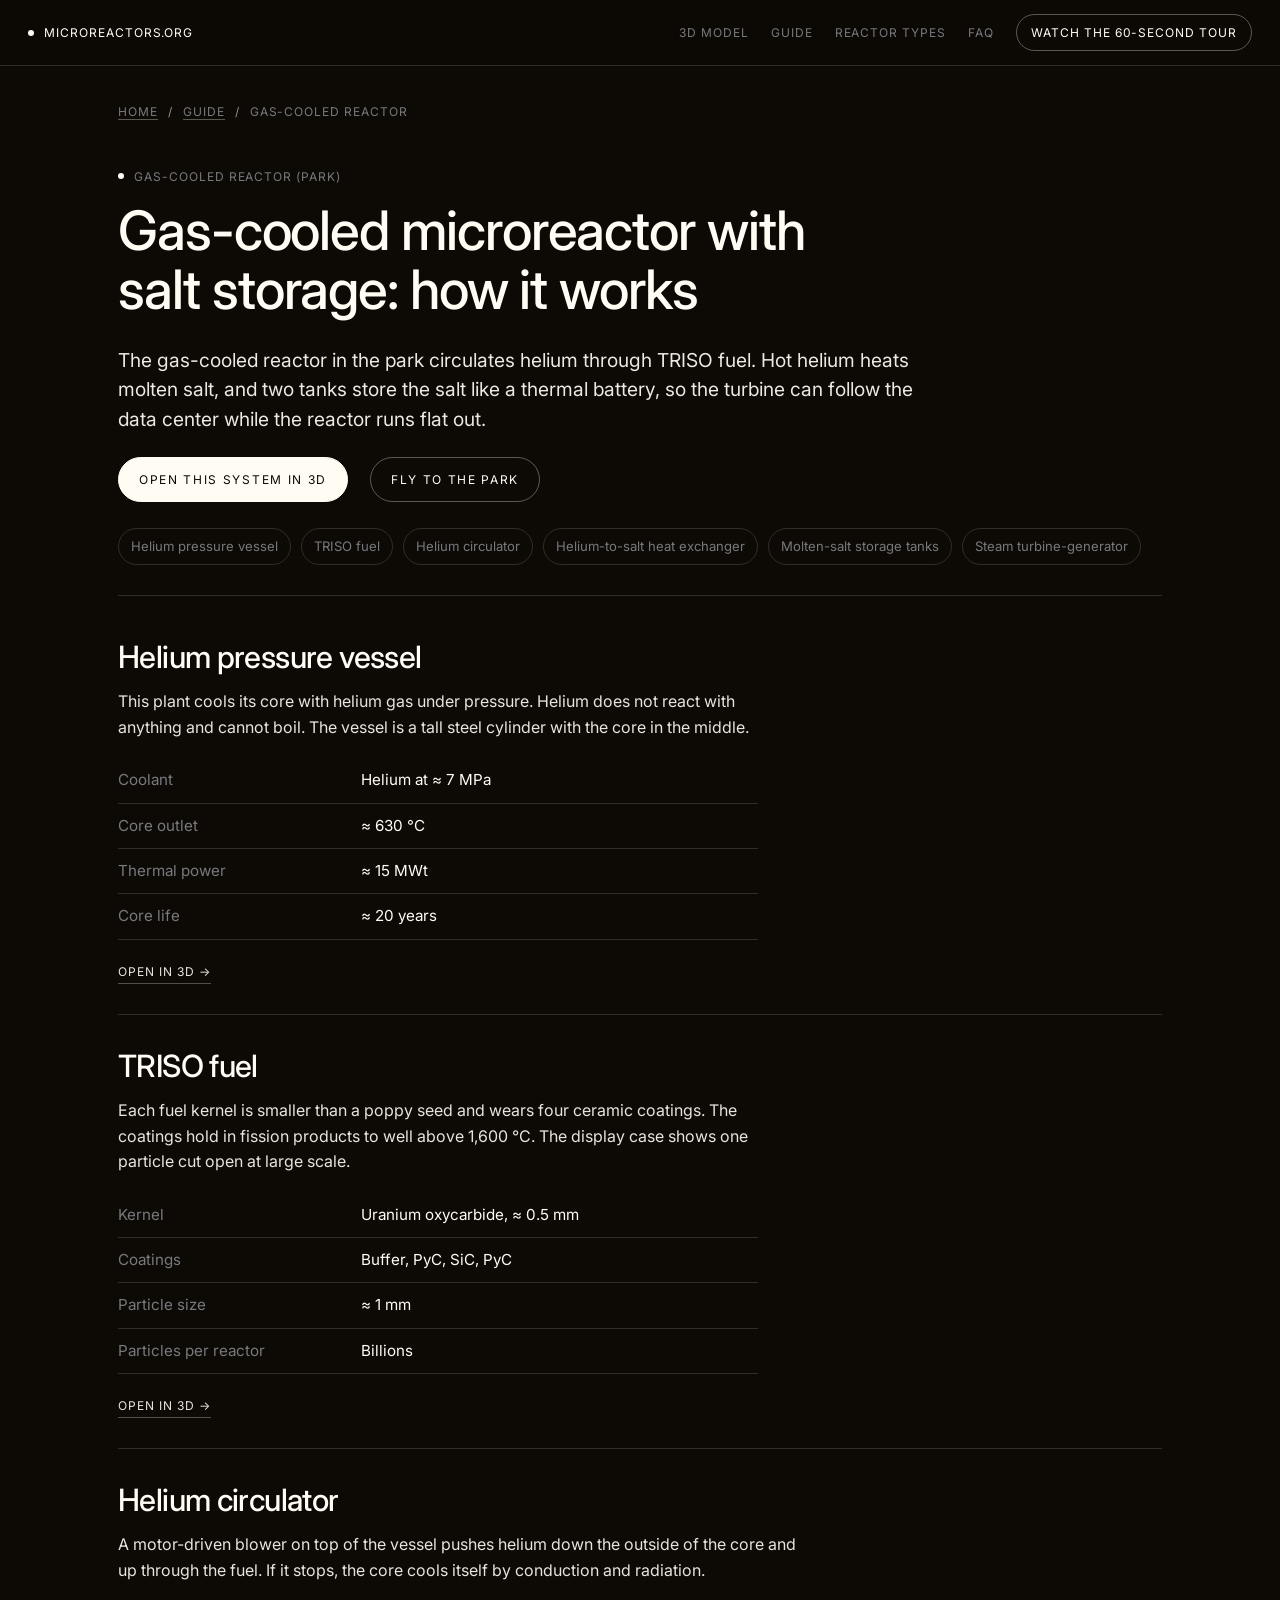
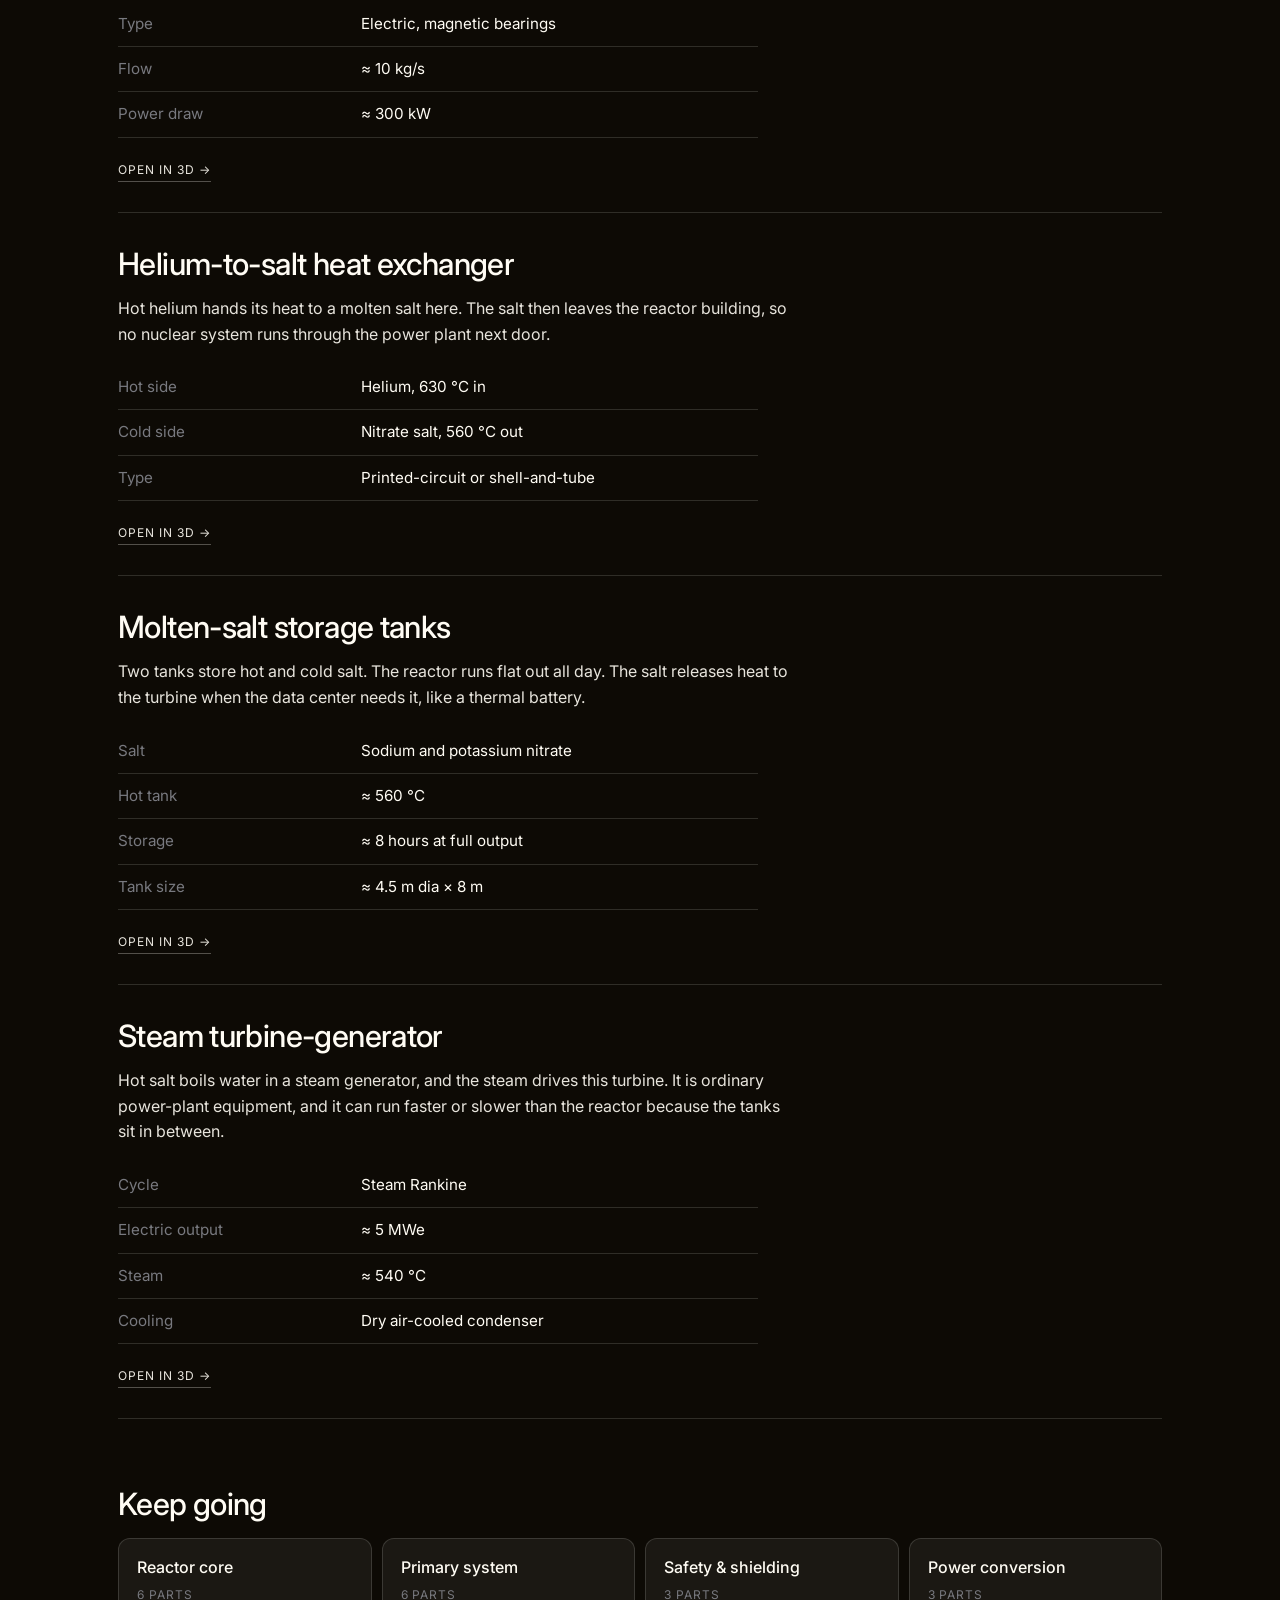
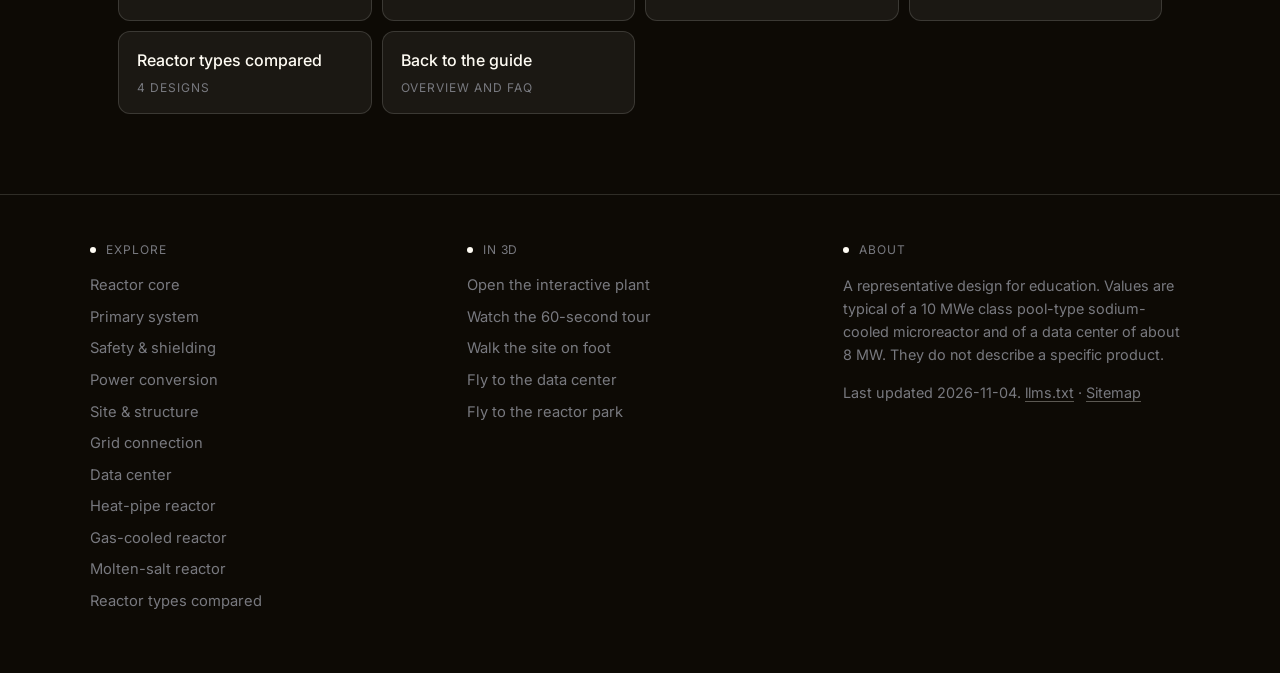
<file: guide/gas-cooled-microreactor/index.html>
<!doctype html>
<html lang="en">
<head>
<meta charset="utf-8">
<meta name="viewport" content="width=device-width, initial-scale=1">
<title>Gas-cooled microreactor: how it works | Microreactors.org</title>
<meta name="description" content="The gas-cooled reactor in the park circulates helium through TRISO fuel. Hot helium heats molten salt, and two tanks store the salt like a thermal battery.">
<link rel="canonical" href="https://microreactors.org/guide/gas-cooled-microreactor/">
<meta name="robots" content="index, follow, max-image-preview:large, max-snippet:-1">
<meta name="theme-color" content="#0d0a05">
<meta property="og:type" content="article">
<meta property="og:site_name" content="Microreactors.org">
<meta property="og:title" content="Gas-cooled microreactor with salt storage: how it works">
<meta property="og:description" content="The gas-cooled reactor in the park circulates helium through TRISO fuel. Hot helium heats molten salt, and two tanks store the salt like a thermal battery.">
<meta property="og:url" content="https://microreactors.org/guide/gas-cooled-microreactor/">
<meta property="og:image" content="https://microreactors.org/og.png">
<meta property="og:image:width" content="1200"><meta property="og:image:height" content="630">
<meta name="twitter:card" content="summary_large_image">
<meta name="twitter:title" content="Gas-cooled microreactor with salt storage: how it works">
<meta name="twitter:description" content="The gas-cooled reactor in the park circulates helium through TRISO fuel. Hot helium heats molten salt, and two tanks store the salt like a thermal battery.">
<meta name="twitter:image" content="https://microreactors.org/og.png">
<link rel="icon" href="/favicon.svg" type="image/svg+xml">
<link rel="apple-touch-icon" href="/icon-192.png">
<link rel="manifest" href="/site.webmanifest">
<link rel="preconnect" href="https://fonts.googleapis.com"><link rel="preconnect" href="https://fonts.gstatic.com" crossorigin>
<link href="https://fonts.googleapis.com/css2?family=Inter:wght@400;500;600&display=swap" rel="stylesheet">
<link rel="stylesheet" href="/guide.css">
<script type="application/ld+json">{"@context":"https://schema.org","@type":"TechArticle","headline":"Gas-cooled microreactor with salt storage: how it works","description":"The gas-cooled reactor in the park circulates helium through TRISO fuel. Hot helium heats molten salt, and two tanks store the salt like a thermal battery, so the turbine can follow the data center while the reactor runs flat out. 6 parts: helium pressure vessel, triso fuel, helium.","url":"https://microreactors.org/guide/gas-cooled-microreactor/","inLanguage":"en","dateModified":"2026-11-04","datePublished":"2026-11-01","author":{"@type":"Organization","name":"Microreactors.org","url":"https://microreactors.org/","logo":{"@type":"ImageObject","url":"https://microreactors.org/icon-512.png"}},"publisher":{"@type":"Organization","name":"Microreactors.org","url":"https://microreactors.org/","logo":{"@type":"ImageObject","url":"https://microreactors.org/icon-512.png"}},"image":"https://microreactors.org/og.png","isAccessibleForFree":true,"mainEntityOfPage":"https://microreactors.org/guide/gas-cooled-microreactor/","about":[{"@type":"Thing","name":"Gas-cooled reactor (park)"},{"@type":"Thing","name":"Microreactor"}]}</script>
<script type="application/ld+json">{"@context":"https://schema.org","@type":"DefinedTermSet","name":"Gas-cooled reactor (park)","url":"https://microreactors.org/guide/gas-cooled-microreactor/","hasDefinedTerm":[{"@type":"DefinedTerm","name":"Helium pressure vessel","description":"This plant cools its core with helium gas under pressure. Helium does not react with anything and cannot boil. The vessel is a tall steel cylinder with the core in the middle.","url":"https://microreactors.org/guide/gas-cooled-microreactor/#ht_vessel"},{"@type":"DefinedTerm","name":"TRISO fuel","description":"Each fuel kernel is smaller than a poppy seed and wears four ceramic coatings. The coatings hold in fission products to well above 1,600 °C. The display case shows one particle cut open at large scale.","url":"https://microreactors.org/guide/gas-cooled-microreactor/#ht_fuel"},{"@type":"DefinedTerm","name":"Helium circulator","description":"A motor-driven blower on top of the vessel pushes helium down the outside of the core and up through the fuel. If it stops, the core cools itself by conduction and radiation.","url":"https://microreactors.org/guide/gas-cooled-microreactor/#ht_circulator"},{"@type":"DefinedTerm","name":"Helium-to-salt heat exchanger","description":"Hot helium hands its heat to a molten salt here. The salt then leaves the reactor building, so no nuclear system runs through the power plant next door.","url":"https://microreactors.org/guide/gas-cooled-microreactor/#ht_ihx"},{"@type":"DefinedTerm","name":"Molten-salt storage tanks","description":"Two tanks store hot and cold salt. The reactor runs flat out all day. The salt releases heat to the turbine when the data center needs it, like a thermal battery.","url":"https://microreactors.org/guide/gas-cooled-microreactor/#ht_salt"},{"@type":"DefinedTerm","name":"Steam turbine-generator","description":"Hot salt boils water in a steam generator, and the steam drives this turbine. It is ordinary power-plant equipment, and it can run faster or slower than the reactor because the tanks sit in between.","url":"https://microreactors.org/guide/gas-cooled-microreactor/#ht_turbine"}]}</script>
<script type="application/ld+json">{"@context":"https://schema.org","@type":"BreadcrumbList","itemListElement":[{"@type":"ListItem","position":1,"name":"Home","item":"https://microreactors.org/"},{"@type":"ListItem","position":2,"name":"Guide","item":"https://microreactors.org/guide/"},{"@type":"ListItem","position":3,"name":"Gas-cooled reactor","item":"https://microreactors.org/guide/gas-cooled-microreactor/"}]}</script>
</head>
<body>
<nav class="gnav" aria-label="Site"><a class="brand" href="/"><span class="dot"></span>microreactors.org</a><div class="links"><a href="/">3D model</a><a href="/guide/">Guide</a><a href="/guide/reactor-types/">Reactor types</a><a href="/guide/#faq">FAQ</a><a class="cta" href="/#intro">Watch the 60-second tour</a></div></nav>
<main class="gmain">
<ol class="crumbs"><li><a href="/">Home</a></li><li><a href="/guide/">Guide</a></li><li aria-current="page">Gas-cooled reactor</li></ol>

<header class="hero"><div class="eyebrow"><span class="dot"></span>Gas-cooled reactor (park)</div><h1>Gas-cooled microreactor with salt storage: how it works</h1><p class="lead">The gas-cooled reactor in the park circulates helium through TRISO fuel. Hot helium heats molten salt, and two tanks store the salt like a thermal battery, so the turbine can follow the data center while the reactor runs flat out.</p>
<p class="actions"><a class="btn" href="/#ht_vessel">Open this system in 3D</a><a class="btn ghost" href="/#view-park">Fly to the park</a></p>
<nav class="inpage" aria-label="Parts on this page"><ul><li><a href="#ht_vessel">Helium pressure vessel</a></li><li><a href="#ht_fuel">TRISO fuel</a></li><li><a href="#ht_circulator">Helium circulator</a></li><li><a href="#ht_ihx">Helium-to-salt heat exchanger</a></li><li><a href="#ht_salt">Molten-salt storage tanks</a></li><li><a href="#ht_turbine">Steam turbine-generator</a></li></ul></nav></header>
<article class="part" id="ht_vessel"><h2>Helium pressure vessel</h2><p>This plant cools its core with helium gas under pressure. Helium does not react with anything and cannot boil. The vessel is a tall steel cylinder with the core in the middle.</p><table class="specs"><tbody><tr><th scope="row">Coolant</th><td>Helium at ≈ 7 MPa</td></tr><tr><th scope="row">Core outlet</th><td>≈ 630 °C</td></tr><tr><th scope="row">Thermal power</th><td>≈ 15 MWt</td></tr><tr><th scope="row">Core life</th><td>≈ 20 years</td></tr></tbody></table><p class="actions"><a class="tlink" href="/#ht_vessel">Open in 3D →</a></p></article><article class="part" id="ht_fuel"><h2>TRISO fuel</h2><p>Each fuel kernel is smaller than a poppy seed and wears four ceramic coatings. The coatings hold in fission products to well above 1,600 °C. The display case shows one particle cut open at large scale.</p><table class="specs"><tbody><tr><th scope="row">Kernel</th><td>Uranium oxycarbide, ≈ 0.5 mm</td></tr><tr><th scope="row">Coatings</th><td>Buffer, PyC, SiC, PyC</td></tr><tr><th scope="row">Particle size</th><td>≈ 1 mm</td></tr><tr><th scope="row">Particles per reactor</th><td>Billions</td></tr></tbody></table><p class="actions"><a class="tlink" href="/#ht_fuel">Open in 3D →</a></p></article><article class="part" id="ht_circulator"><h2>Helium circulator</h2><p>A motor-driven blower on top of the vessel pushes helium down the outside of the core and up through the fuel. If it stops, the core cools itself by conduction and radiation.</p><table class="specs"><tbody><tr><th scope="row">Type</th><td>Electric, magnetic bearings</td></tr><tr><th scope="row">Flow</th><td>≈ 10 kg/s</td></tr><tr><th scope="row">Power draw</th><td>≈ 300 kW</td></tr></tbody></table><p class="actions"><a class="tlink" href="/#ht_circulator">Open in 3D →</a></p></article><article class="part" id="ht_ihx"><h2>Helium-to-salt heat exchanger</h2><p>Hot helium hands its heat to a molten salt here. The salt then leaves the reactor building, so no nuclear system runs through the power plant next door.</p><table class="specs"><tbody><tr><th scope="row">Hot side</th><td>Helium, 630 °C in</td></tr><tr><th scope="row">Cold side</th><td>Nitrate salt, 560 °C out</td></tr><tr><th scope="row">Type</th><td>Printed-circuit or shell-and-tube</td></tr></tbody></table><p class="actions"><a class="tlink" href="/#ht_ihx">Open in 3D →</a></p></article><article class="part" id="ht_salt"><h2>Molten-salt storage tanks</h2><p>Two tanks store hot and cold salt. The reactor runs flat out all day. The salt releases heat to the turbine when the data center needs it, like a thermal battery.</p><table class="specs"><tbody><tr><th scope="row">Salt</th><td>Sodium and potassium nitrate</td></tr><tr><th scope="row">Hot tank</th><td>≈ 560 °C</td></tr><tr><th scope="row">Storage</th><td>≈ 8 hours at full output</td></tr><tr><th scope="row">Tank size</th><td>≈ 4.5 m dia × 8 m</td></tr></tbody></table><p class="actions"><a class="tlink" href="/#ht_salt">Open in 3D →</a></p></article><article class="part" id="ht_turbine"><h2>Steam turbine-generator</h2><p>Hot salt boils water in a steam generator, and the steam drives this turbine. It is ordinary power-plant equipment, and it can run faster or slower than the reactor because the tanks sit in between.</p><table class="specs"><tbody><tr><th scope="row">Cycle</th><td>Steam Rankine</td></tr><tr><th scope="row">Electric output</th><td>≈ 5 MWe</td></tr><tr><th scope="row">Steam</th><td>≈ 540 °C</td></tr><tr><th scope="row">Cooling</th><td>Dry air-cooled condenser</td></tr></tbody></table><p class="actions"><a class="tlink" href="/#ht_turbine">Open in 3D →</a></p></article>
<section class="next"><h2>Keep going</h2><ul class="tocList"><li><a href="/guide/reactor-core/"><b>Reactor core</b><span>6 parts</span></a></li><li><a href="/guide/sodium-primary-system/"><b>Primary system</b><span>6 parts</span></a></li><li><a href="/guide/safety-and-shielding/"><b>Safety &amp; shielding</b><span>3 parts</span></a></li><li><a href="/guide/power-conversion/"><b>Power conversion</b><span>3 parts</span></a></li><li><a href="/guide/reactor-types/"><b>Reactor types compared</b><span>4 designs</span></a></li><li><a href="/guide/"><b>Back to the guide</b><span>overview and FAQ</span></a></li></ul></section>
</main>
<footer class="gfoot"><div class="fgrid"><div><div class="eyebrow"><span class="dot"></span>Explore</div><ul><li><a href="/guide/reactor-core/">Reactor core</a></li><li><a href="/guide/sodium-primary-system/">Primary system</a></li><li><a href="/guide/safety-and-shielding/">Safety &amp; shielding</a></li><li><a href="/guide/power-conversion/">Power conversion</a></li><li><a href="/guide/site-and-buildings/">Site &amp; structure</a></li><li><a href="/guide/grid-connection/">Grid connection</a></li><li><a href="/guide/data-center/">Data center</a></li><li><a href="/guide/heat-pipe-microreactor/">Heat-pipe reactor</a></li><li><a href="/guide/gas-cooled-microreactor/">Gas-cooled reactor</a></li><li><a href="/guide/molten-salt-microreactor/">Molten-salt reactor</a></li><li><a href="/guide/reactor-types/">Reactor types compared</a></li></ul></div><div><div class="eyebrow"><span class="dot"></span>In 3D</div><ul><li><a href="/">Open the interactive plant</a></li><li><a href="/#intro">Watch the 60-second tour</a></li><li><a href="/#walk">Walk the site on foot</a></li><li><a href="/#view-datacenter">Fly to the data center</a></li><li><a href="/#view-park">Fly to the reactor park</a></li></ul></div><div><div class="eyebrow"><span class="dot"></span>About</div><p>A representative design for education. Values are typical of a 10 MWe class pool-type sodium-cooled microreactor and of a data center of about 8 MW. They do not describe a specific product.</p><p>Last updated 2026-11-04. <a href="/llms.txt">llms.txt</a> · <a href="/sitemap.xml">Sitemap</a></p></div></div></footer>
</body>
</html>
</file>
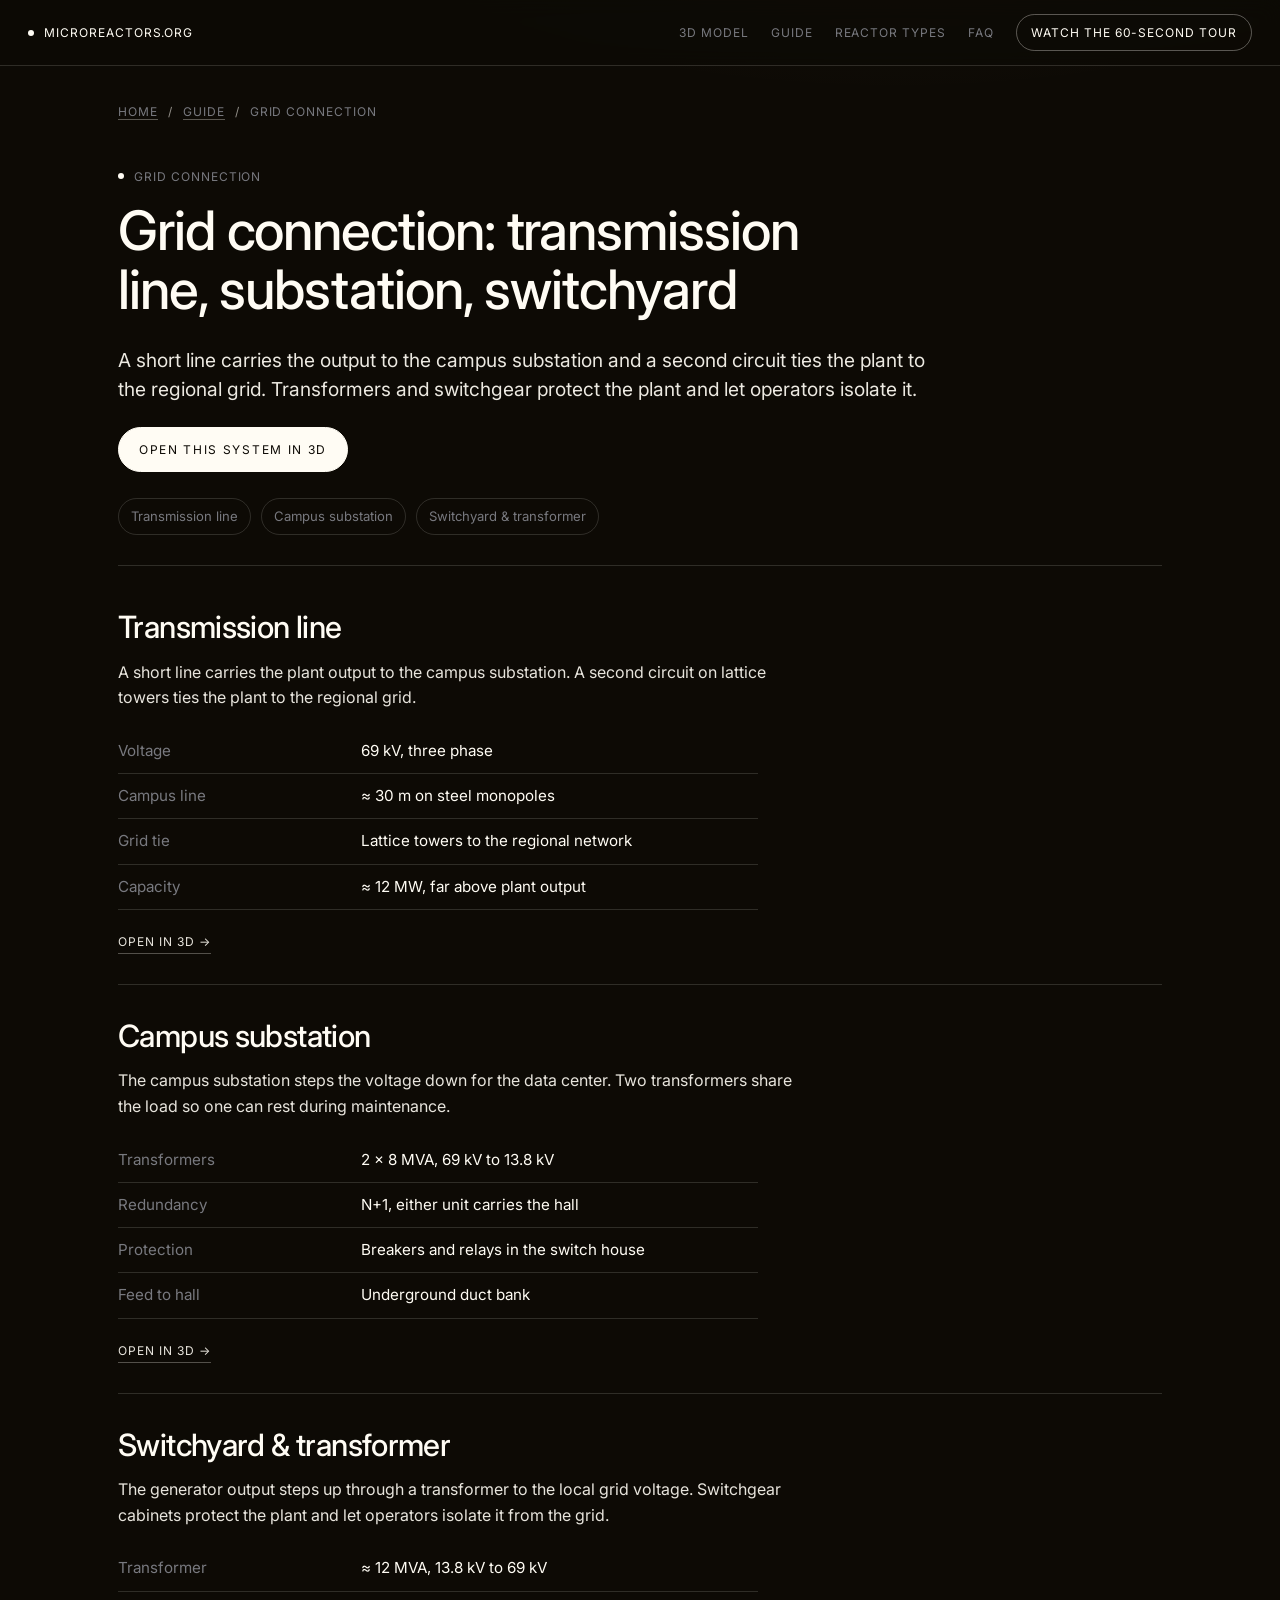
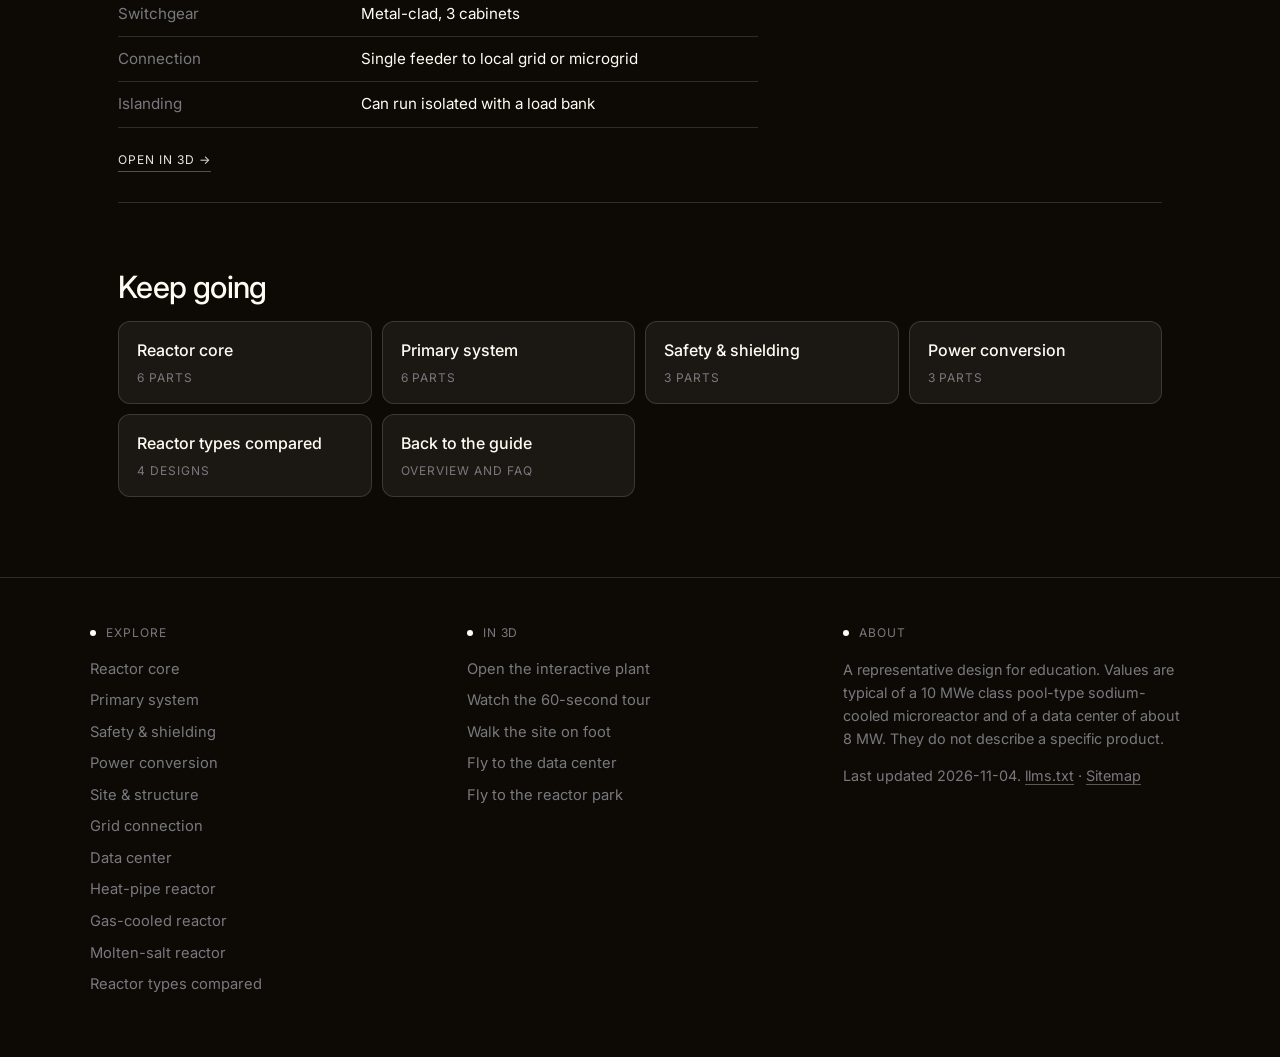
<file: guide/grid-connection/index.html>
<!doctype html>
<html lang="en">
<head>
<meta charset="utf-8">
<meta name="viewport" content="width=device-width, initial-scale=1">
<title>Microreactor grid connection | Microreactors.org</title>
<meta name="description" content="A short line carries the output to the campus substation and a second circuit ties the plant to the regional grid. Transformers and switchgear protect the.">
<link rel="canonical" href="https://microreactors.org/guide/grid-connection/">
<meta name="robots" content="index, follow, max-image-preview:large, max-snippet:-1">
<meta name="theme-color" content="#0d0a05">
<meta property="og:type" content="article">
<meta property="og:site_name" content="Microreactors.org">
<meta property="og:title" content="Grid connection: transmission line, substation, switchyard">
<meta property="og:description" content="A short line carries the output to the campus substation and a second circuit ties the plant to the regional grid. Transformers and switchgear protect the.">
<meta property="og:url" content="https://microreactors.org/guide/grid-connection/">
<meta property="og:image" content="https://microreactors.org/og.png">
<meta property="og:image:width" content="1200"><meta property="og:image:height" content="630">
<meta name="twitter:card" content="summary_large_image">
<meta name="twitter:title" content="Grid connection: transmission line, substation, switchyard">
<meta name="twitter:description" content="A short line carries the output to the campus substation and a second circuit ties the plant to the regional grid. Transformers and switchgear protect the.">
<meta name="twitter:image" content="https://microreactors.org/og.png">
<link rel="icon" href="/favicon.svg" type="image/svg+xml">
<link rel="apple-touch-icon" href="/icon-192.png">
<link rel="manifest" href="/site.webmanifest">
<link rel="preconnect" href="https://fonts.googleapis.com"><link rel="preconnect" href="https://fonts.gstatic.com" crossorigin>
<link href="https://fonts.googleapis.com/css2?family=Inter:wght@400;500;600&display=swap" rel="stylesheet">
<link rel="stylesheet" href="/guide.css">
<script type="application/ld+json">{"@context":"https://schema.org","@type":"TechArticle","headline":"Grid connection: transmission line, substation, switchyard","description":"A short line carries the output to the campus substation and a second circuit ties the plant to the regional grid. Transformers and switchgear protect the plant and let operators isolate it. 3 parts: transmission line, campus substation, switchyard & transformer.","url":"https://microreactors.org/guide/grid-connection/","inLanguage":"en","dateModified":"2026-11-04","datePublished":"2026-11-01","author":{"@type":"Organization","name":"Microreactors.org","url":"https://microreactors.org/","logo":{"@type":"ImageObject","url":"https://microreactors.org/icon-512.png"}},"publisher":{"@type":"Organization","name":"Microreactors.org","url":"https://microreactors.org/","logo":{"@type":"ImageObject","url":"https://microreactors.org/icon-512.png"}},"image":"https://microreactors.org/og.png","isAccessibleForFree":true,"mainEntityOfPage":"https://microreactors.org/guide/grid-connection/","about":[{"@type":"Thing","name":"Grid connection"},{"@type":"Thing","name":"Microreactor"}]}</script>
<script type="application/ld+json">{"@context":"https://schema.org","@type":"DefinedTermSet","name":"Grid connection","url":"https://microreactors.org/guide/grid-connection/","hasDefinedTerm":[{"@type":"DefinedTerm","name":"Transmission line","description":"A short line carries the plant output to the campus substation. A second circuit on lattice towers ties the plant to the regional grid.","url":"https://microreactors.org/guide/grid-connection/#txline"},{"@type":"DefinedTerm","name":"Campus substation","description":"The campus substation steps the voltage down for the data center. Two transformers share the load so one can rest during maintenance.","url":"https://microreactors.org/guide/grid-connection/#dcsub"},{"@type":"DefinedTerm","name":"Switchyard & transformer","description":"The generator output steps up through a transformer to the local grid voltage. Switchgear cabinets protect the plant and let operators isolate it from the grid.","url":"https://microreactors.org/guide/grid-connection/#switchyard"}]}</script>
<script type="application/ld+json">{"@context":"https://schema.org","@type":"BreadcrumbList","itemListElement":[{"@type":"ListItem","position":1,"name":"Home","item":"https://microreactors.org/"},{"@type":"ListItem","position":2,"name":"Guide","item":"https://microreactors.org/guide/"},{"@type":"ListItem","position":3,"name":"Grid connection","item":"https://microreactors.org/guide/grid-connection/"}]}</script>
</head>
<body>
<nav class="gnav" aria-label="Site"><a class="brand" href="/"><span class="dot"></span>microreactors.org</a><div class="links"><a href="/">3D model</a><a href="/guide/">Guide</a><a href="/guide/reactor-types/">Reactor types</a><a href="/guide/#faq">FAQ</a><a class="cta" href="/#intro">Watch the 60-second tour</a></div></nav>
<main class="gmain">
<ol class="crumbs"><li><a href="/">Home</a></li><li><a href="/guide/">Guide</a></li><li aria-current="page">Grid connection</li></ol>

<header class="hero"><div class="eyebrow"><span class="dot"></span>Grid connection</div><h1>Grid connection: transmission line, substation, switchyard</h1><p class="lead">A short line carries the output to the campus substation and a second circuit ties the plant to the regional grid. Transformers and switchgear protect the plant and let operators isolate it.</p>
<p class="actions"><a class="btn" href="/#txline">Open this system in 3D</a></p>
<nav class="inpage" aria-label="Parts on this page"><ul><li><a href="#txline">Transmission line</a></li><li><a href="#dcsub">Campus substation</a></li><li><a href="#switchyard">Switchyard &amp; transformer</a></li></ul></nav></header>
<article class="part" id="txline"><h2>Transmission line</h2><p>A short line carries the plant output to the campus substation. A second circuit on lattice towers ties the plant to the regional grid.</p><table class="specs"><tbody><tr><th scope="row">Voltage</th><td>69 kV, three phase</td></tr><tr><th scope="row">Campus line</th><td>≈ 30 m on steel monopoles</td></tr><tr><th scope="row">Grid tie</th><td>Lattice towers to the regional network</td></tr><tr><th scope="row">Capacity</th><td>≈ 12 MW, far above plant output</td></tr></tbody></table><p class="actions"><a class="tlink" href="/#txline">Open in 3D →</a></p></article><article class="part" id="dcsub"><h2>Campus substation</h2><p>The campus substation steps the voltage down for the data center. Two transformers share the load so one can rest during maintenance.</p><table class="specs"><tbody><tr><th scope="row">Transformers</th><td>2 × 8 MVA, 69 kV to 13.8 kV</td></tr><tr><th scope="row">Redundancy</th><td>N+1, either unit carries the hall</td></tr><tr><th scope="row">Protection</th><td>Breakers and relays in the switch house</td></tr><tr><th scope="row">Feed to hall</th><td>Underground duct bank</td></tr></tbody></table><p class="actions"><a class="tlink" href="/#dcsub">Open in 3D →</a></p></article><article class="part" id="switchyard"><h2>Switchyard &amp; transformer</h2><p>The generator output steps up through a transformer to the local grid voltage. Switchgear cabinets protect the plant and let operators isolate it from the grid.</p><table class="specs"><tbody><tr><th scope="row">Transformer</th><td>≈ 12 MVA, 13.8 kV to 69 kV</td></tr><tr><th scope="row">Switchgear</th><td>Metal-clad, 3 cabinets</td></tr><tr><th scope="row">Connection</th><td>Single feeder to local grid or microgrid</td></tr><tr><th scope="row">Islanding</th><td>Can run isolated with a load bank</td></tr></tbody></table><p class="actions"><a class="tlink" href="/#switchyard">Open in 3D →</a></p></article>
<section class="next"><h2>Keep going</h2><ul class="tocList"><li><a href="/guide/reactor-core/"><b>Reactor core</b><span>6 parts</span></a></li><li><a href="/guide/sodium-primary-system/"><b>Primary system</b><span>6 parts</span></a></li><li><a href="/guide/safety-and-shielding/"><b>Safety &amp; shielding</b><span>3 parts</span></a></li><li><a href="/guide/power-conversion/"><b>Power conversion</b><span>3 parts</span></a></li><li><a href="/guide/reactor-types/"><b>Reactor types compared</b><span>4 designs</span></a></li><li><a href="/guide/"><b>Back to the guide</b><span>overview and FAQ</span></a></li></ul></section>
</main>
<footer class="gfoot"><div class="fgrid"><div><div class="eyebrow"><span class="dot"></span>Explore</div><ul><li><a href="/guide/reactor-core/">Reactor core</a></li><li><a href="/guide/sodium-primary-system/">Primary system</a></li><li><a href="/guide/safety-and-shielding/">Safety &amp; shielding</a></li><li><a href="/guide/power-conversion/">Power conversion</a></li><li><a href="/guide/site-and-buildings/">Site &amp; structure</a></li><li><a href="/guide/grid-connection/">Grid connection</a></li><li><a href="/guide/data-center/">Data center</a></li><li><a href="/guide/heat-pipe-microreactor/">Heat-pipe reactor</a></li><li><a href="/guide/gas-cooled-microreactor/">Gas-cooled reactor</a></li><li><a href="/guide/molten-salt-microreactor/">Molten-salt reactor</a></li><li><a href="/guide/reactor-types/">Reactor types compared</a></li></ul></div><div><div class="eyebrow"><span class="dot"></span>In 3D</div><ul><li><a href="/">Open the interactive plant</a></li><li><a href="/#intro">Watch the 60-second tour</a></li><li><a href="/#walk">Walk the site on foot</a></li><li><a href="/#view-datacenter">Fly to the data center</a></li><li><a href="/#view-park">Fly to the reactor park</a></li></ul></div><div><div class="eyebrow"><span class="dot"></span>About</div><p>A representative design for education. Values are typical of a 10 MWe class pool-type sodium-cooled microreactor and of a data center of about 8 MW. They do not describe a specific product.</p><p>Last updated 2026-11-04. <a href="/llms.txt">llms.txt</a> · <a href="/sitemap.xml">Sitemap</a></p></div></div></footer>
</body>
</html>
</file>
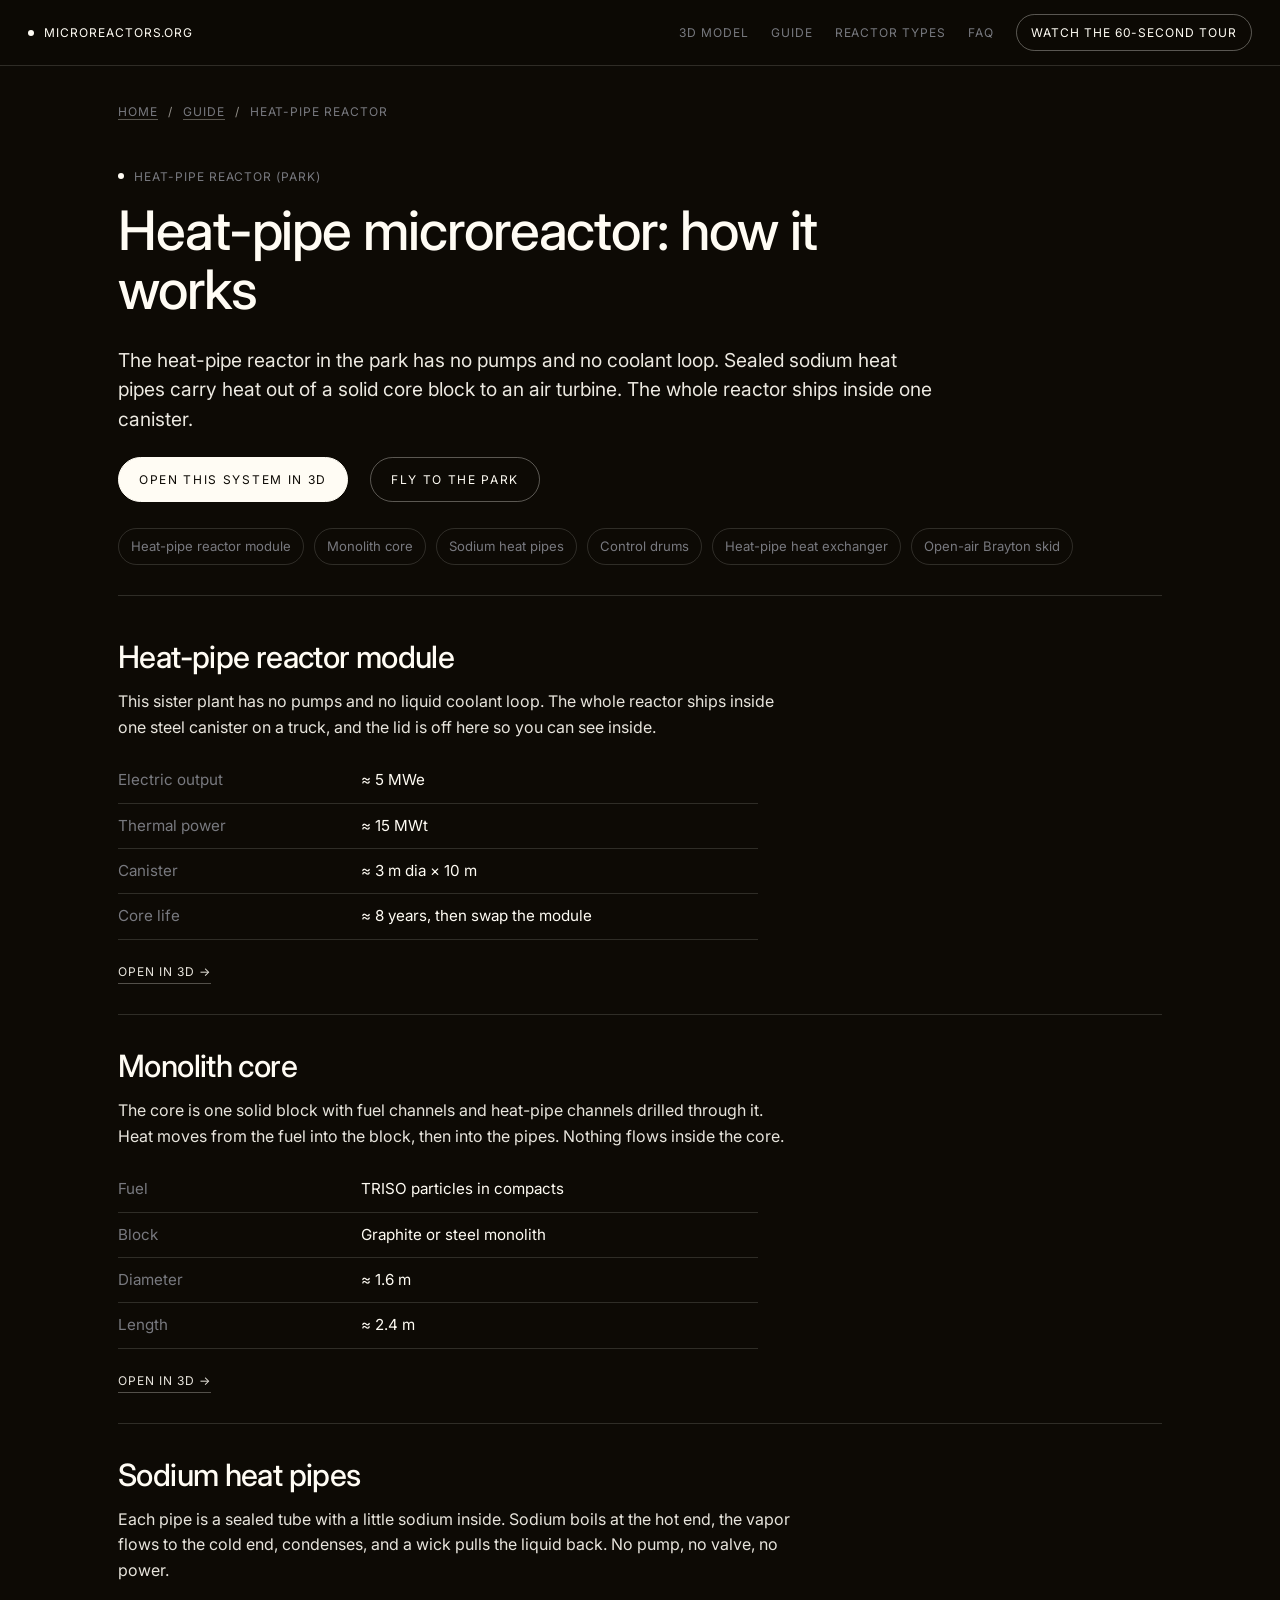
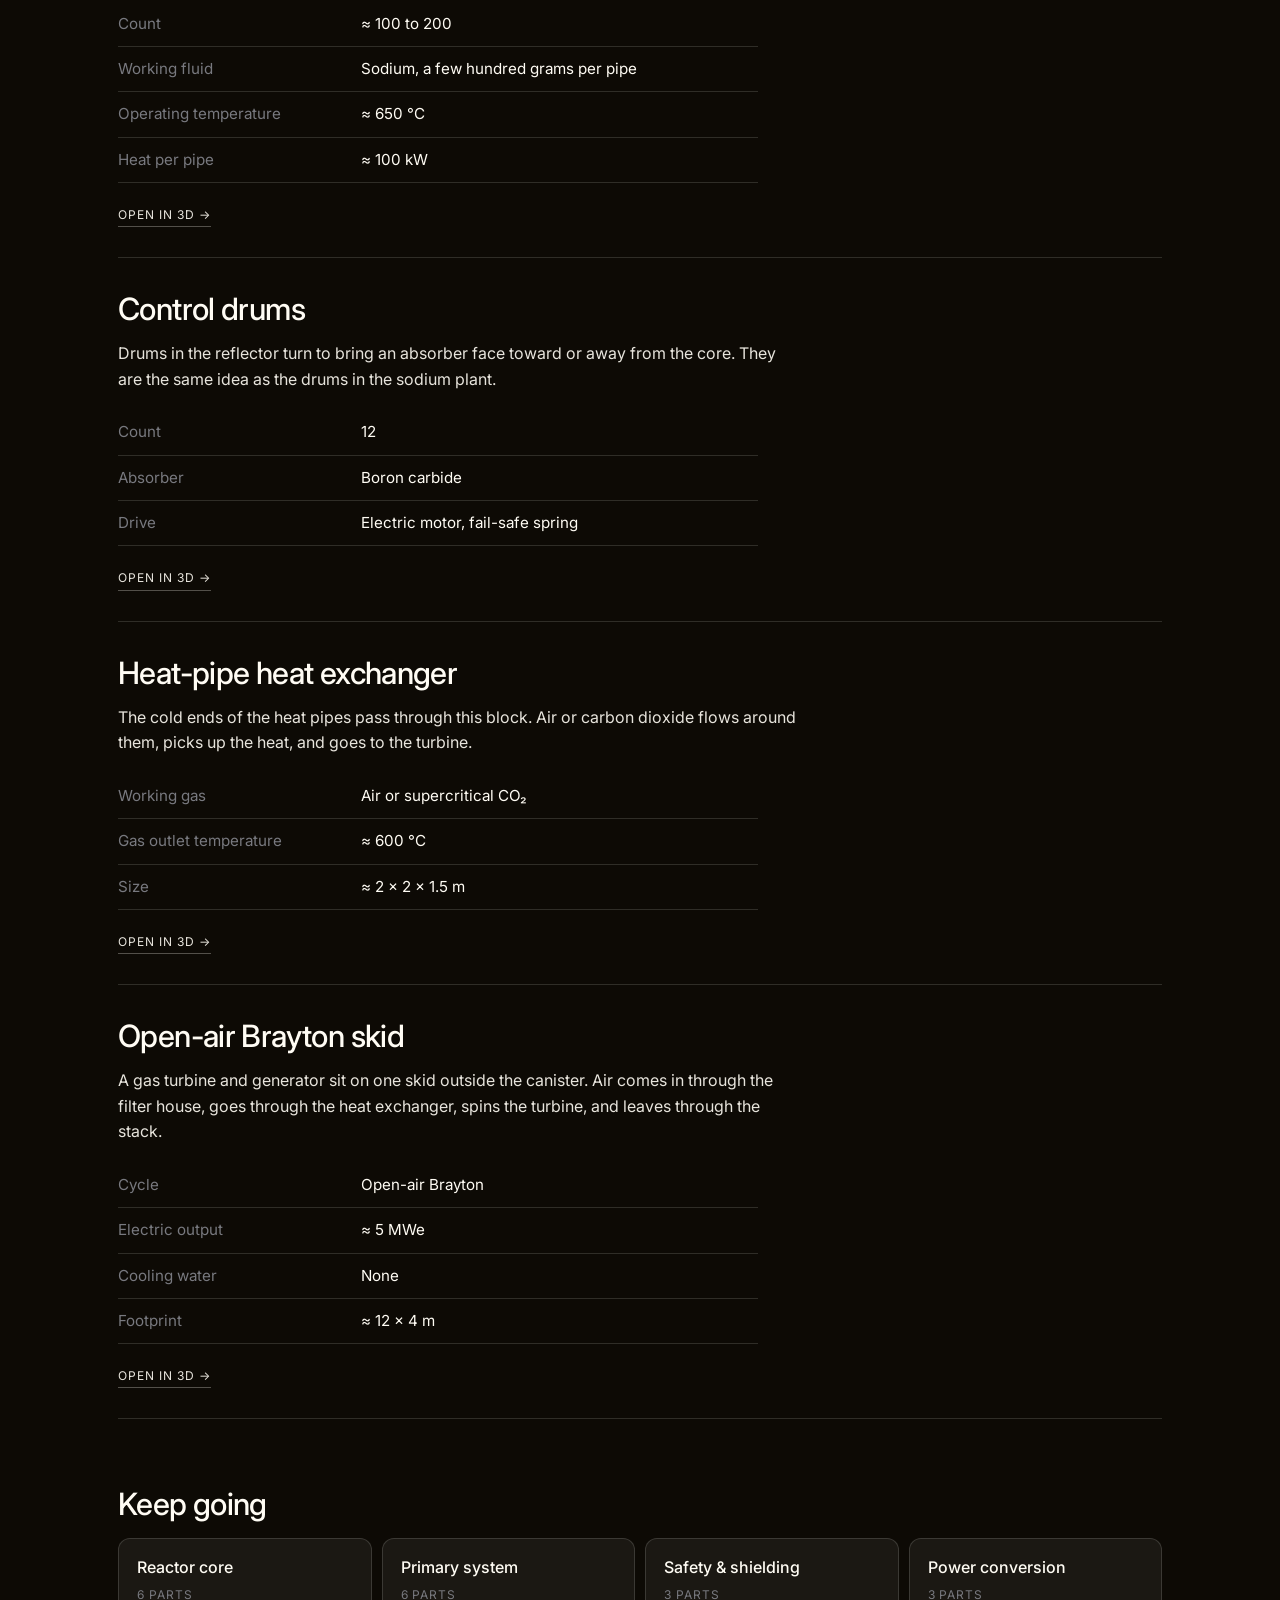
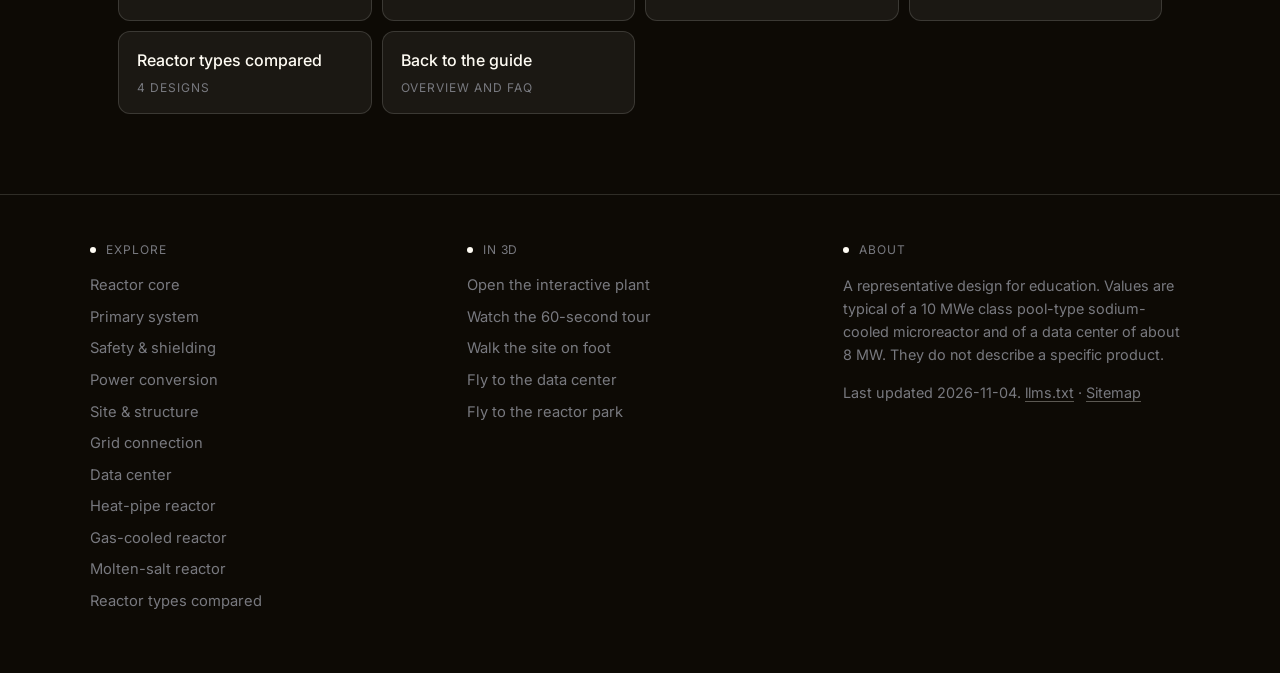
<file: guide/heat-pipe-microreactor/index.html>
<!doctype html>
<html lang="en">
<head>
<meta charset="utf-8">
<meta name="viewport" content="width=device-width, initial-scale=1">
<title>Heat-pipe microreactor: how it works | Microreactors.org</title>
<meta name="description" content="The heat-pipe reactor in the park has no pumps and no coolant loop. Sealed sodium heat pipes carry heat out of a solid core block to an air turbine. The.">
<link rel="canonical" href="https://microreactors.org/guide/heat-pipe-microreactor/">
<meta name="robots" content="index, follow, max-image-preview:large, max-snippet:-1">
<meta name="theme-color" content="#0d0a05">
<meta property="og:type" content="article">
<meta property="og:site_name" content="Microreactors.org">
<meta property="og:title" content="Heat-pipe microreactor: how it works">
<meta property="og:description" content="The heat-pipe reactor in the park has no pumps and no coolant loop. Sealed sodium heat pipes carry heat out of a solid core block to an air turbine. The.">
<meta property="og:url" content="https://microreactors.org/guide/heat-pipe-microreactor/">
<meta property="og:image" content="https://microreactors.org/og.png">
<meta property="og:image:width" content="1200"><meta property="og:image:height" content="630">
<meta name="twitter:card" content="summary_large_image">
<meta name="twitter:title" content="Heat-pipe microreactor: how it works">
<meta name="twitter:description" content="The heat-pipe reactor in the park has no pumps and no coolant loop. Sealed sodium heat pipes carry heat out of a solid core block to an air turbine. The.">
<meta name="twitter:image" content="https://microreactors.org/og.png">
<link rel="icon" href="/favicon.svg" type="image/svg+xml">
<link rel="apple-touch-icon" href="/icon-192.png">
<link rel="manifest" href="/site.webmanifest">
<link rel="preconnect" href="https://fonts.googleapis.com"><link rel="preconnect" href="https://fonts.gstatic.com" crossorigin>
<link href="https://fonts.googleapis.com/css2?family=Inter:wght@400;500;600&display=swap" rel="stylesheet">
<link rel="stylesheet" href="/guide.css">
<script type="application/ld+json">{"@context":"https://schema.org","@type":"TechArticle","headline":"Heat-pipe microreactor: how it works","description":"The heat-pipe reactor in the park has no pumps and no coolant loop. Sealed sodium heat pipes carry heat out of a solid core block to an air turbine. The whole reactor ships inside one canister. 6 parts: heat-pipe reactor module, monolith core, sodium heat pipes, control drums, heat-pipe.","url":"https://microreactors.org/guide/heat-pipe-microreactor/","inLanguage":"en","dateModified":"2026-11-04","datePublished":"2026-11-01","author":{"@type":"Organization","name":"Microreactors.org","url":"https://microreactors.org/","logo":{"@type":"ImageObject","url":"https://microreactors.org/icon-512.png"}},"publisher":{"@type":"Organization","name":"Microreactors.org","url":"https://microreactors.org/","logo":{"@type":"ImageObject","url":"https://microreactors.org/icon-512.png"}},"image":"https://microreactors.org/og.png","isAccessibleForFree":true,"mainEntityOfPage":"https://microreactors.org/guide/heat-pipe-microreactor/","about":[{"@type":"Thing","name":"Heat-pipe reactor (park)"},{"@type":"Thing","name":"Microreactor"}]}</script>
<script type="application/ld+json">{"@context":"https://schema.org","@type":"DefinedTermSet","name":"Heat-pipe reactor (park)","url":"https://microreactors.org/guide/heat-pipe-microreactor/","hasDefinedTerm":[{"@type":"DefinedTerm","name":"Heat-pipe reactor module","description":"This sister plant has no pumps and no liquid coolant loop. The whole reactor ships inside one steel canister on a truck, and the lid is off here so you can see inside.","url":"https://microreactors.org/guide/heat-pipe-microreactor/#hp_canister"},{"@type":"DefinedTerm","name":"Monolith core","description":"The core is one solid block with fuel channels and heat-pipe channels drilled through it. Heat moves from the fuel into the block, then into the pipes. Nothing flows inside the core.","url":"https://microreactors.org/guide/heat-pipe-microreactor/#hp_core"},{"@type":"DefinedTerm","name":"Sodium heat pipes","description":"Each pipe is a sealed tube with a little sodium inside. Sodium boils at the hot end, the vapor flows to the cold end, condenses, and a wick pulls the liquid back. No pump, no valve, no power.","url":"https://microreactors.org/guide/heat-pipe-microreactor/#hp_pipes"},{"@type":"DefinedTerm","name":"Control drums","description":"Drums in the reflector turn to bring an absorber face toward or away from the core. They are the same idea as the drums in the sodium plant.","url":"https://microreactors.org/guide/heat-pipe-microreactor/#hp_drums"},{"@type":"DefinedTerm","name":"Heat-pipe heat exchanger","description":"The cold ends of the heat pipes pass through this block. Air or carbon dioxide flows around them, picks up the heat, and goes to the turbine.","url":"https://microreactors.org/guide/heat-pipe-microreactor/#hp_hx"},{"@type":"DefinedTerm","name":"Open-air Brayton skid","description":"A gas turbine and generator sit on one skid outside the canister. Air comes in through the filter house, goes through the heat exchanger, spins the turbine, and leaves through the stack.","url":"https://microreactors.org/guide/heat-pipe-microreactor/#hp_pcu"}]}</script>
<script type="application/ld+json">{"@context":"https://schema.org","@type":"BreadcrumbList","itemListElement":[{"@type":"ListItem","position":1,"name":"Home","item":"https://microreactors.org/"},{"@type":"ListItem","position":2,"name":"Guide","item":"https://microreactors.org/guide/"},{"@type":"ListItem","position":3,"name":"Heat-pipe reactor","item":"https://microreactors.org/guide/heat-pipe-microreactor/"}]}</script>
</head>
<body>
<nav class="gnav" aria-label="Site"><a class="brand" href="/"><span class="dot"></span>microreactors.org</a><div class="links"><a href="/">3D model</a><a href="/guide/">Guide</a><a href="/guide/reactor-types/">Reactor types</a><a href="/guide/#faq">FAQ</a><a class="cta" href="/#intro">Watch the 60-second tour</a></div></nav>
<main class="gmain">
<ol class="crumbs"><li><a href="/">Home</a></li><li><a href="/guide/">Guide</a></li><li aria-current="page">Heat-pipe reactor</li></ol>

<header class="hero"><div class="eyebrow"><span class="dot"></span>Heat-pipe reactor (park)</div><h1>Heat-pipe microreactor: how it works</h1><p class="lead">The heat-pipe reactor in the park has no pumps and no coolant loop. Sealed sodium heat pipes carry heat out of a solid core block to an air turbine. The whole reactor ships inside one canister.</p>
<p class="actions"><a class="btn" href="/#hp_canister">Open this system in 3D</a><a class="btn ghost" href="/#view-park">Fly to the park</a></p>
<nav class="inpage" aria-label="Parts on this page"><ul><li><a href="#hp_canister">Heat-pipe reactor module</a></li><li><a href="#hp_core">Monolith core</a></li><li><a href="#hp_pipes">Sodium heat pipes</a></li><li><a href="#hp_drums">Control drums</a></li><li><a href="#hp_hx">Heat-pipe heat exchanger</a></li><li><a href="#hp_pcu">Open-air Brayton skid</a></li></ul></nav></header>
<article class="part" id="hp_canister"><h2>Heat-pipe reactor module</h2><p>This sister plant has no pumps and no liquid coolant loop. The whole reactor ships inside one steel canister on a truck, and the lid is off here so you can see inside.</p><table class="specs"><tbody><tr><th scope="row">Electric output</th><td>≈ 5 MWe</td></tr><tr><th scope="row">Thermal power</th><td>≈ 15 MWt</td></tr><tr><th scope="row">Canister</th><td>≈ 3 m dia × 10 m</td></tr><tr><th scope="row">Core life</th><td>≈ 8 years, then swap the module</td></tr></tbody></table><p class="actions"><a class="tlink" href="/#hp_canister">Open in 3D →</a></p></article><article class="part" id="hp_core"><h2>Monolith core</h2><p>The core is one solid block with fuel channels and heat-pipe channels drilled through it. Heat moves from the fuel into the block, then into the pipes. Nothing flows inside the core.</p><table class="specs"><tbody><tr><th scope="row">Fuel</th><td>TRISO particles in compacts</td></tr><tr><th scope="row">Block</th><td>Graphite or steel monolith</td></tr><tr><th scope="row">Diameter</th><td>≈ 1.6 m</td></tr><tr><th scope="row">Length</th><td>≈ 2.4 m</td></tr></tbody></table><p class="actions"><a class="tlink" href="/#hp_core">Open in 3D →</a></p></article><article class="part" id="hp_pipes"><h2>Sodium heat pipes</h2><p>Each pipe is a sealed tube with a little sodium inside. Sodium boils at the hot end, the vapor flows to the cold end, condenses, and a wick pulls the liquid back. No pump, no valve, no power.</p><table class="specs"><tbody><tr><th scope="row">Count</th><td>≈ 100 to 200</td></tr><tr><th scope="row">Working fluid</th><td>Sodium, a few hundred grams per pipe</td></tr><tr><th scope="row">Operating temperature</th><td>≈ 650 °C</td></tr><tr><th scope="row">Heat per pipe</th><td>≈ 100 kW</td></tr></tbody></table><p class="actions"><a class="tlink" href="/#hp_pipes">Open in 3D →</a></p></article><article class="part" id="hp_drums"><h2>Control drums</h2><p>Drums in the reflector turn to bring an absorber face toward or away from the core. They are the same idea as the drums in the sodium plant.</p><table class="specs"><tbody><tr><th scope="row">Count</th><td>12</td></tr><tr><th scope="row">Absorber</th><td>Boron carbide</td></tr><tr><th scope="row">Drive</th><td>Electric motor, fail-safe spring</td></tr></tbody></table><p class="actions"><a class="tlink" href="/#hp_drums">Open in 3D →</a></p></article><article class="part" id="hp_hx"><h2>Heat-pipe heat exchanger</h2><p>The cold ends of the heat pipes pass through this block. Air or carbon dioxide flows around them, picks up the heat, and goes to the turbine.</p><table class="specs"><tbody><tr><th scope="row">Working gas</th><td>Air or supercritical CO₂</td></tr><tr><th scope="row">Gas outlet temperature</th><td>≈ 600 °C</td></tr><tr><th scope="row">Size</th><td>≈ 2 × 2 × 1.5 m</td></tr></tbody></table><p class="actions"><a class="tlink" href="/#hp_hx">Open in 3D →</a></p></article><article class="part" id="hp_pcu"><h2>Open-air Brayton skid</h2><p>A gas turbine and generator sit on one skid outside the canister. Air comes in through the filter house, goes through the heat exchanger, spins the turbine, and leaves through the stack.</p><table class="specs"><tbody><tr><th scope="row">Cycle</th><td>Open-air Brayton</td></tr><tr><th scope="row">Electric output</th><td>≈ 5 MWe</td></tr><tr><th scope="row">Cooling water</th><td>None</td></tr><tr><th scope="row">Footprint</th><td>≈ 12 × 4 m</td></tr></tbody></table><p class="actions"><a class="tlink" href="/#hp_pcu">Open in 3D →</a></p></article>
<section class="next"><h2>Keep going</h2><ul class="tocList"><li><a href="/guide/reactor-core/"><b>Reactor core</b><span>6 parts</span></a></li><li><a href="/guide/sodium-primary-system/"><b>Primary system</b><span>6 parts</span></a></li><li><a href="/guide/safety-and-shielding/"><b>Safety &amp; shielding</b><span>3 parts</span></a></li><li><a href="/guide/power-conversion/"><b>Power conversion</b><span>3 parts</span></a></li><li><a href="/guide/reactor-types/"><b>Reactor types compared</b><span>4 designs</span></a></li><li><a href="/guide/"><b>Back to the guide</b><span>overview and FAQ</span></a></li></ul></section>
</main>
<footer class="gfoot"><div class="fgrid"><div><div class="eyebrow"><span class="dot"></span>Explore</div><ul><li><a href="/guide/reactor-core/">Reactor core</a></li><li><a href="/guide/sodium-primary-system/">Primary system</a></li><li><a href="/guide/safety-and-shielding/">Safety &amp; shielding</a></li><li><a href="/guide/power-conversion/">Power conversion</a></li><li><a href="/guide/site-and-buildings/">Site &amp; structure</a></li><li><a href="/guide/grid-connection/">Grid connection</a></li><li><a href="/guide/data-center/">Data center</a></li><li><a href="/guide/heat-pipe-microreactor/">Heat-pipe reactor</a></li><li><a href="/guide/gas-cooled-microreactor/">Gas-cooled reactor</a></li><li><a href="/guide/molten-salt-microreactor/">Molten-salt reactor</a></li><li><a href="/guide/reactor-types/">Reactor types compared</a></li></ul></div><div><div class="eyebrow"><span class="dot"></span>In 3D</div><ul><li><a href="/">Open the interactive plant</a></li><li><a href="/#intro">Watch the 60-second tour</a></li><li><a href="/#walk">Walk the site on foot</a></li><li><a href="/#view-datacenter">Fly to the data center</a></li><li><a href="/#view-park">Fly to the reactor park</a></li></ul></div><div><div class="eyebrow"><span class="dot"></span>About</div><p>A representative design for education. Values are typical of a 10 MWe class pool-type sodium-cooled microreactor and of a data center of about 8 MW. They do not describe a specific product.</p><p>Last updated 2026-11-04. <a href="/llms.txt">llms.txt</a> · <a href="/sitemap.xml">Sitemap</a></p></div></div></footer>
</body>
</html>
</file>
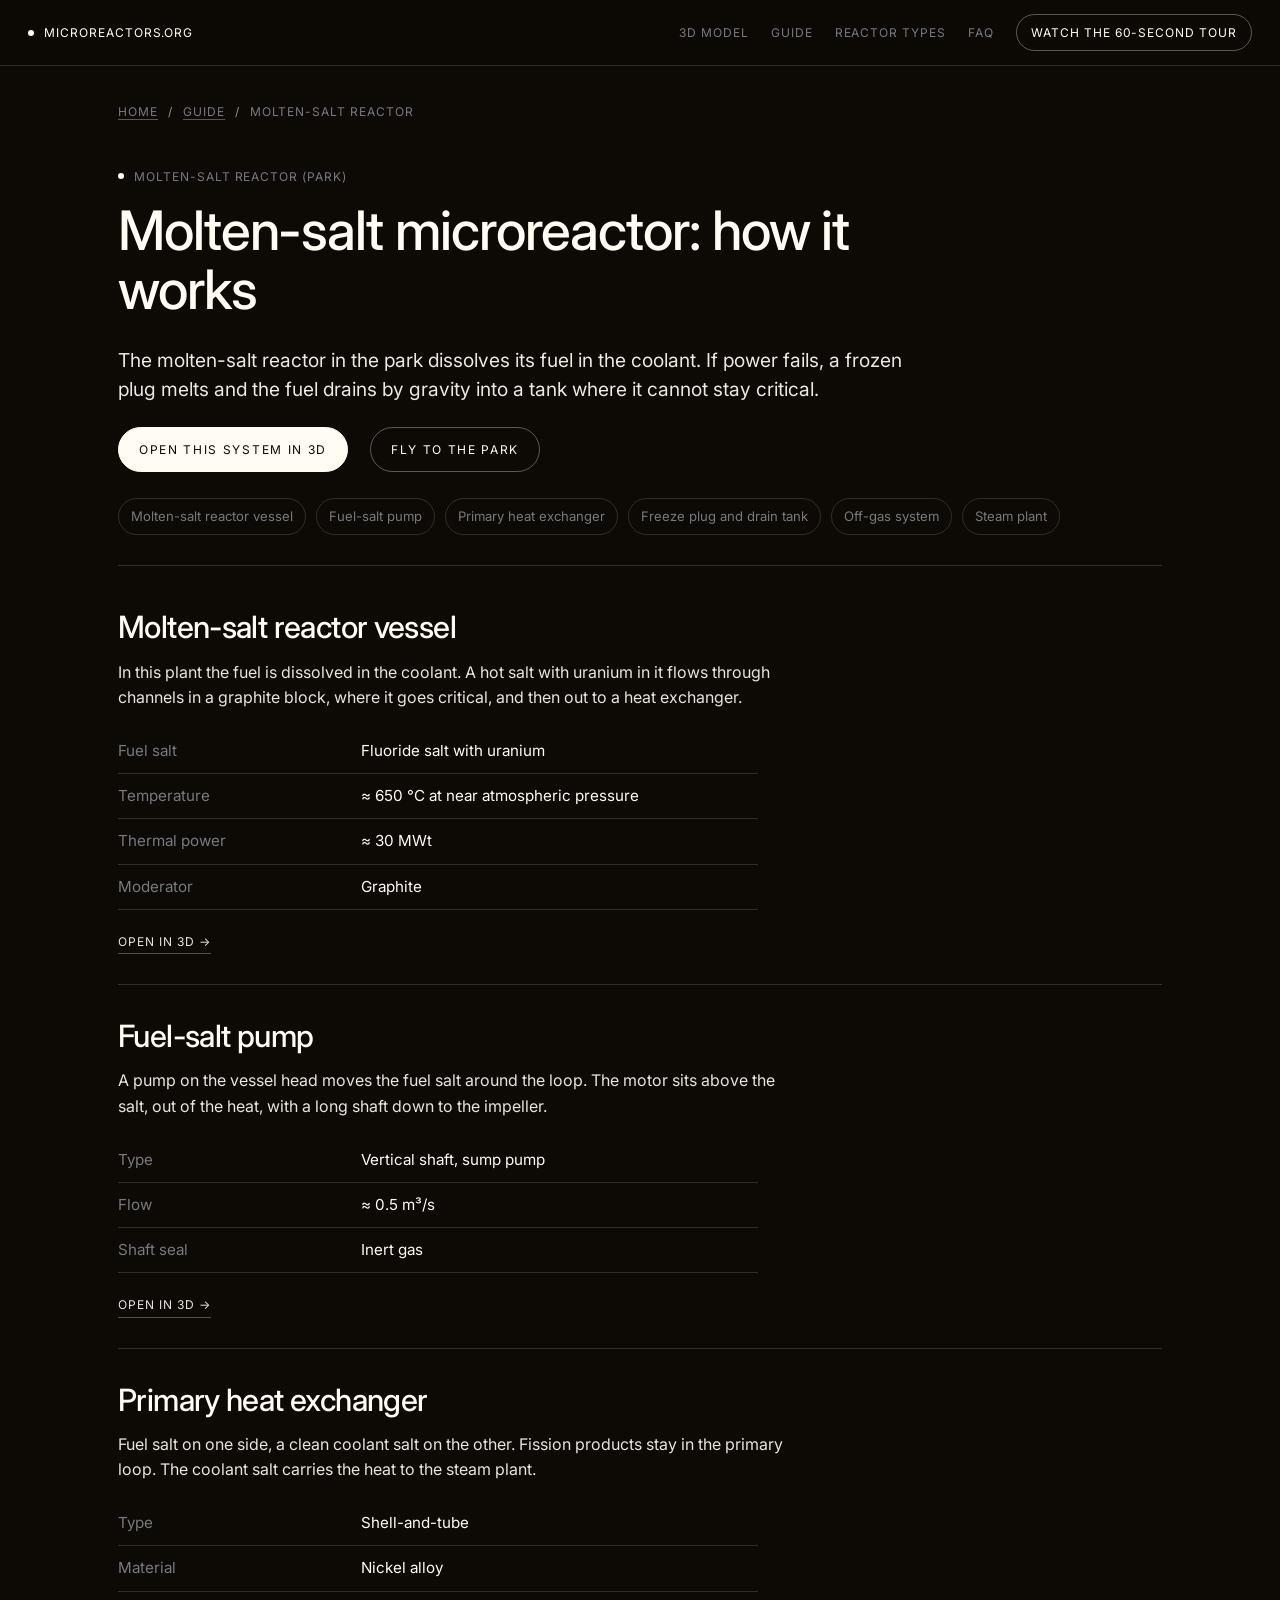
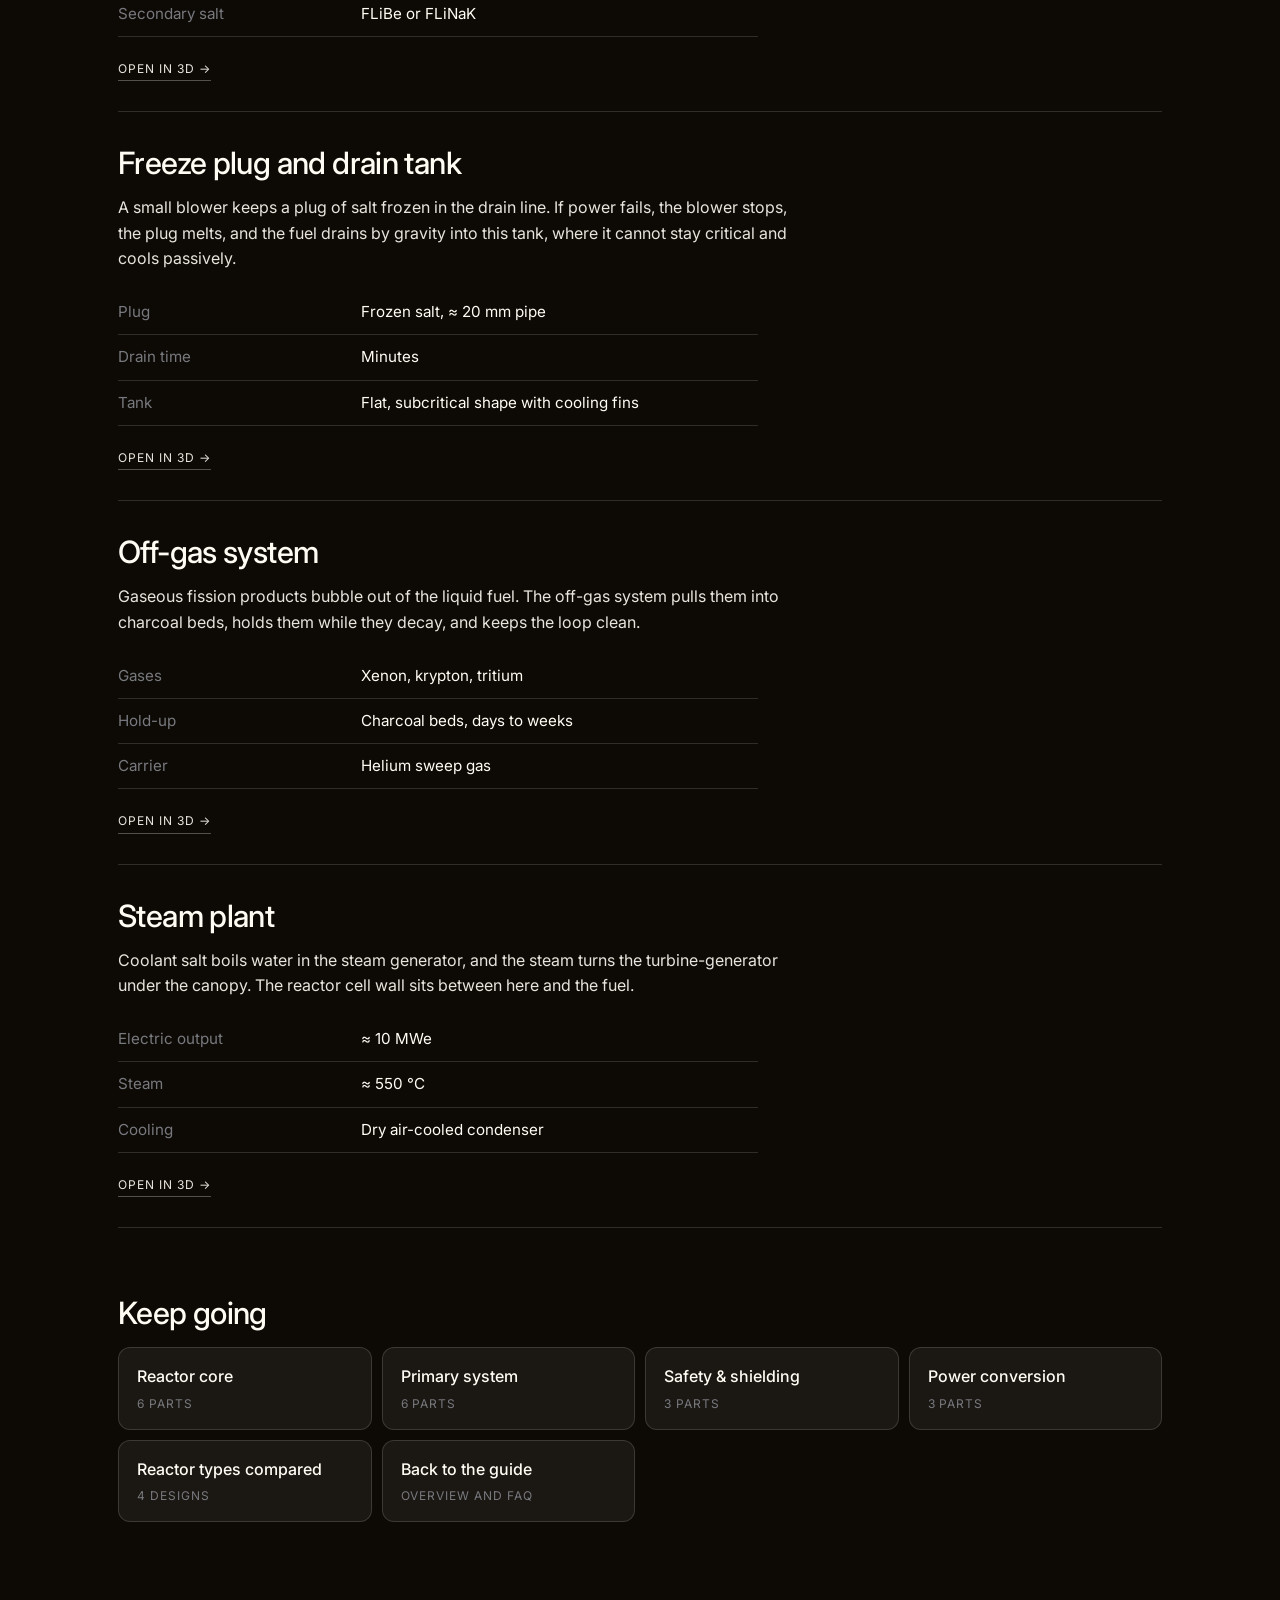
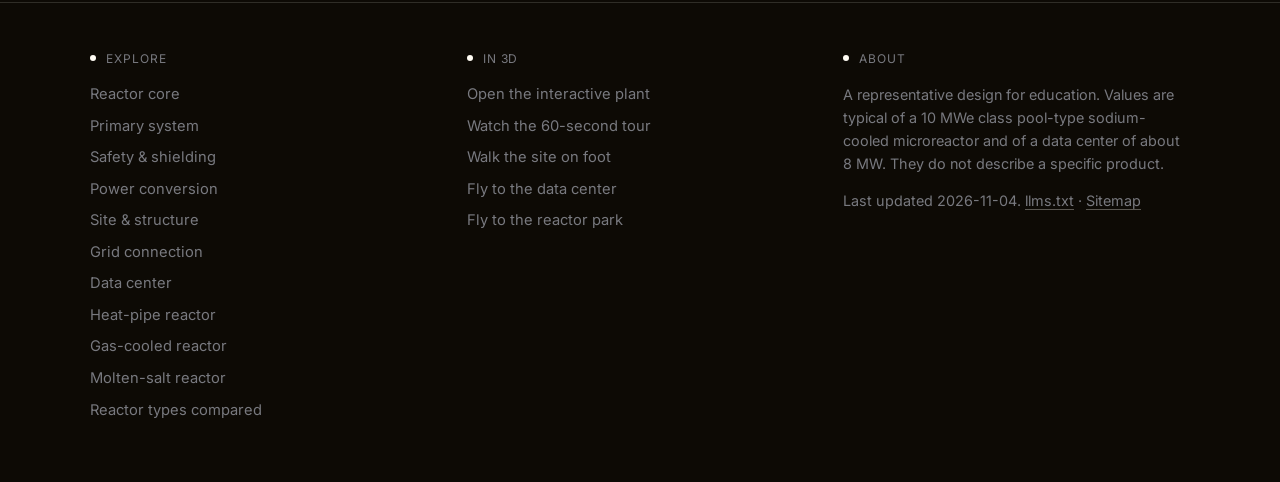
<file: guide/molten-salt-microreactor/index.html>
<!doctype html>
<html lang="en">
<head>
<meta charset="utf-8">
<meta name="viewport" content="width=device-width, initial-scale=1">
<title>Molten-salt microreactor: how it works | Microreactors.org</title>
<meta name="description" content="The molten-salt reactor in the park dissolves its fuel in the coolant. If power fails, a frozen plug melts and the fuel drains by gravity into a tank where.">
<link rel="canonical" href="https://microreactors.org/guide/molten-salt-microreactor/">
<meta name="robots" content="index, follow, max-image-preview:large, max-snippet:-1">
<meta name="theme-color" content="#0d0a05">
<meta property="og:type" content="article">
<meta property="og:site_name" content="Microreactors.org">
<meta property="og:title" content="Molten-salt microreactor: how it works">
<meta property="og:description" content="The molten-salt reactor in the park dissolves its fuel in the coolant. If power fails, a frozen plug melts and the fuel drains by gravity into a tank where.">
<meta property="og:url" content="https://microreactors.org/guide/molten-salt-microreactor/">
<meta property="og:image" content="https://microreactors.org/og.png">
<meta property="og:image:width" content="1200"><meta property="og:image:height" content="630">
<meta name="twitter:card" content="summary_large_image">
<meta name="twitter:title" content="Molten-salt microreactor: how it works">
<meta name="twitter:description" content="The molten-salt reactor in the park dissolves its fuel in the coolant. If power fails, a frozen plug melts and the fuel drains by gravity into a tank where.">
<meta name="twitter:image" content="https://microreactors.org/og.png">
<link rel="icon" href="/favicon.svg" type="image/svg+xml">
<link rel="apple-touch-icon" href="/icon-192.png">
<link rel="manifest" href="/site.webmanifest">
<link rel="preconnect" href="https://fonts.googleapis.com"><link rel="preconnect" href="https://fonts.gstatic.com" crossorigin>
<link href="https://fonts.googleapis.com/css2?family=Inter:wght@400;500;600&display=swap" rel="stylesheet">
<link rel="stylesheet" href="/guide.css">
<script type="application/ld+json">{"@context":"https://schema.org","@type":"TechArticle","headline":"Molten-salt microreactor: how it works","description":"The molten-salt reactor in the park dissolves its fuel in the coolant. If power fails, a frozen plug melts and the fuel drains by gravity into a tank where it cannot stay critical. 6 parts: molten-salt reactor vessel, fuel-salt pump, primary heat exchanger, freeze plug and drain tank.","url":"https://microreactors.org/guide/molten-salt-microreactor/","inLanguage":"en","dateModified":"2026-11-04","datePublished":"2026-11-01","author":{"@type":"Organization","name":"Microreactors.org","url":"https://microreactors.org/","logo":{"@type":"ImageObject","url":"https://microreactors.org/icon-512.png"}},"publisher":{"@type":"Organization","name":"Microreactors.org","url":"https://microreactors.org/","logo":{"@type":"ImageObject","url":"https://microreactors.org/icon-512.png"}},"image":"https://microreactors.org/og.png","isAccessibleForFree":true,"mainEntityOfPage":"https://microreactors.org/guide/molten-salt-microreactor/","about":[{"@type":"Thing","name":"Molten-salt reactor (park)"},{"@type":"Thing","name":"Microreactor"}]}</script>
<script type="application/ld+json">{"@context":"https://schema.org","@type":"DefinedTermSet","name":"Molten-salt reactor (park)","url":"https://microreactors.org/guide/molten-salt-microreactor/","hasDefinedTerm":[{"@type":"DefinedTerm","name":"Molten-salt reactor vessel","description":"In this plant the fuel is dissolved in the coolant. A hot salt with uranium in it flows through channels in a graphite block, where it goes critical, and then out to a heat exchanger.","url":"https://microreactors.org/guide/molten-salt-microreactor/#ms_vessel"},{"@type":"DefinedTerm","name":"Fuel-salt pump","description":"A pump on the vessel head moves the fuel salt around the loop. The motor sits above the salt, out of the heat, with a long shaft down to the impeller.","url":"https://microreactors.org/guide/molten-salt-microreactor/#ms_pump"},{"@type":"DefinedTerm","name":"Primary heat exchanger","description":"Fuel salt on one side, a clean coolant salt on the other. Fission products stay in the primary loop. The coolant salt carries the heat to the steam plant.","url":"https://microreactors.org/guide/molten-salt-microreactor/#ms_hx"},{"@type":"DefinedTerm","name":"Freeze plug and drain tank","description":"A small blower keeps a plug of salt frozen in the drain line. If power fails, the blower stops, the plug melts, and the fuel drains by gravity into this tank, where it cannot stay critical and cools passively.","url":"https://microreactors.org/guide/molten-salt-microreactor/#ms_drain"},{"@type":"DefinedTerm","name":"Off-gas system","description":"Gaseous fission products bubble out of the liquid fuel. The off-gas system pulls them into charcoal beds, holds them while they decay, and keeps the loop clean.","url":"https://microreactors.org/guide/molten-salt-microreactor/#ms_offgas"},{"@type":"DefinedTerm","name":"Steam plant","description":"Coolant salt boils water in the steam generator, and the steam turns the turbine-generator under the canopy. The reactor cell wall sits between here and the fuel.","url":"https://microreactors.org/guide/molten-salt-microreactor/#ms_turbine"}]}</script>
<script type="application/ld+json">{"@context":"https://schema.org","@type":"BreadcrumbList","itemListElement":[{"@type":"ListItem","position":1,"name":"Home","item":"https://microreactors.org/"},{"@type":"ListItem","position":2,"name":"Guide","item":"https://microreactors.org/guide/"},{"@type":"ListItem","position":3,"name":"Molten-salt reactor","item":"https://microreactors.org/guide/molten-salt-microreactor/"}]}</script>
</head>
<body>
<nav class="gnav" aria-label="Site"><a class="brand" href="/"><span class="dot"></span>microreactors.org</a><div class="links"><a href="/">3D model</a><a href="/guide/">Guide</a><a href="/guide/reactor-types/">Reactor types</a><a href="/guide/#faq">FAQ</a><a class="cta" href="/#intro">Watch the 60-second tour</a></div></nav>
<main class="gmain">
<ol class="crumbs"><li><a href="/">Home</a></li><li><a href="/guide/">Guide</a></li><li aria-current="page">Molten-salt reactor</li></ol>

<header class="hero"><div class="eyebrow"><span class="dot"></span>Molten-salt reactor (park)</div><h1>Molten-salt microreactor: how it works</h1><p class="lead">The molten-salt reactor in the park dissolves its fuel in the coolant. If power fails, a frozen plug melts and the fuel drains by gravity into a tank where it cannot stay critical.</p>
<p class="actions"><a class="btn" href="/#ms_vessel">Open this system in 3D</a><a class="btn ghost" href="/#view-park">Fly to the park</a></p>
<nav class="inpage" aria-label="Parts on this page"><ul><li><a href="#ms_vessel">Molten-salt reactor vessel</a></li><li><a href="#ms_pump">Fuel-salt pump</a></li><li><a href="#ms_hx">Primary heat exchanger</a></li><li><a href="#ms_drain">Freeze plug and drain tank</a></li><li><a href="#ms_offgas">Off-gas system</a></li><li><a href="#ms_turbine">Steam plant</a></li></ul></nav></header>
<article class="part" id="ms_vessel"><h2>Molten-salt reactor vessel</h2><p>In this plant the fuel is dissolved in the coolant. A hot salt with uranium in it flows through channels in a graphite block, where it goes critical, and then out to a heat exchanger.</p><table class="specs"><tbody><tr><th scope="row">Fuel salt</th><td>Fluoride salt with uranium</td></tr><tr><th scope="row">Temperature</th><td>≈ 650 °C at near atmospheric pressure</td></tr><tr><th scope="row">Thermal power</th><td>≈ 30 MWt</td></tr><tr><th scope="row">Moderator</th><td>Graphite</td></tr></tbody></table><p class="actions"><a class="tlink" href="/#ms_vessel">Open in 3D →</a></p></article><article class="part" id="ms_pump"><h2>Fuel-salt pump</h2><p>A pump on the vessel head moves the fuel salt around the loop. The motor sits above the salt, out of the heat, with a long shaft down to the impeller.</p><table class="specs"><tbody><tr><th scope="row">Type</th><td>Vertical shaft, sump pump</td></tr><tr><th scope="row">Flow</th><td>≈ 0.5 m³/s</td></tr><tr><th scope="row">Shaft seal</th><td>Inert gas</td></tr></tbody></table><p class="actions"><a class="tlink" href="/#ms_pump">Open in 3D →</a></p></article><article class="part" id="ms_hx"><h2>Primary heat exchanger</h2><p>Fuel salt on one side, a clean coolant salt on the other. Fission products stay in the primary loop. The coolant salt carries the heat to the steam plant.</p><table class="specs"><tbody><tr><th scope="row">Type</th><td>Shell-and-tube</td></tr><tr><th scope="row">Material</th><td>Nickel alloy</td></tr><tr><th scope="row">Secondary salt</th><td>FLiBe or FLiNaK</td></tr></tbody></table><p class="actions"><a class="tlink" href="/#ms_hx">Open in 3D →</a></p></article><article class="part" id="ms_drain"><h2>Freeze plug and drain tank</h2><p>A small blower keeps a plug of salt frozen in the drain line. If power fails, the blower stops, the plug melts, and the fuel drains by gravity into this tank, where it cannot stay critical and cools passively.</p><table class="specs"><tbody><tr><th scope="row">Plug</th><td>Frozen salt, ≈ 20 mm pipe</td></tr><tr><th scope="row">Drain time</th><td>Minutes</td></tr><tr><th scope="row">Tank</th><td>Flat, subcritical shape with cooling fins</td></tr></tbody></table><p class="actions"><a class="tlink" href="/#ms_drain">Open in 3D →</a></p></article><article class="part" id="ms_offgas"><h2>Off-gas system</h2><p>Gaseous fission products bubble out of the liquid fuel. The off-gas system pulls them into charcoal beds, holds them while they decay, and keeps the loop clean.</p><table class="specs"><tbody><tr><th scope="row">Gases</th><td>Xenon, krypton, tritium</td></tr><tr><th scope="row">Hold-up</th><td>Charcoal beds, days to weeks</td></tr><tr><th scope="row">Carrier</th><td>Helium sweep gas</td></tr></tbody></table><p class="actions"><a class="tlink" href="/#ms_offgas">Open in 3D →</a></p></article><article class="part" id="ms_turbine"><h2>Steam plant</h2><p>Coolant salt boils water in the steam generator, and the steam turns the turbine-generator under the canopy. The reactor cell wall sits between here and the fuel.</p><table class="specs"><tbody><tr><th scope="row">Electric output</th><td>≈ 10 MWe</td></tr><tr><th scope="row">Steam</th><td>≈ 550 °C</td></tr><tr><th scope="row">Cooling</th><td>Dry air-cooled condenser</td></tr></tbody></table><p class="actions"><a class="tlink" href="/#ms_turbine">Open in 3D →</a></p></article>
<section class="next"><h2>Keep going</h2><ul class="tocList"><li><a href="/guide/reactor-core/"><b>Reactor core</b><span>6 parts</span></a></li><li><a href="/guide/sodium-primary-system/"><b>Primary system</b><span>6 parts</span></a></li><li><a href="/guide/safety-and-shielding/"><b>Safety &amp; shielding</b><span>3 parts</span></a></li><li><a href="/guide/power-conversion/"><b>Power conversion</b><span>3 parts</span></a></li><li><a href="/guide/reactor-types/"><b>Reactor types compared</b><span>4 designs</span></a></li><li><a href="/guide/"><b>Back to the guide</b><span>overview and FAQ</span></a></li></ul></section>
</main>
<footer class="gfoot"><div class="fgrid"><div><div class="eyebrow"><span class="dot"></span>Explore</div><ul><li><a href="/guide/reactor-core/">Reactor core</a></li><li><a href="/guide/sodium-primary-system/">Primary system</a></li><li><a href="/guide/safety-and-shielding/">Safety &amp; shielding</a></li><li><a href="/guide/power-conversion/">Power conversion</a></li><li><a href="/guide/site-and-buildings/">Site &amp; structure</a></li><li><a href="/guide/grid-connection/">Grid connection</a></li><li><a href="/guide/data-center/">Data center</a></li><li><a href="/guide/heat-pipe-microreactor/">Heat-pipe reactor</a></li><li><a href="/guide/gas-cooled-microreactor/">Gas-cooled reactor</a></li><li><a href="/guide/molten-salt-microreactor/">Molten-salt reactor</a></li><li><a href="/guide/reactor-types/">Reactor types compared</a></li></ul></div><div><div class="eyebrow"><span class="dot"></span>In 3D</div><ul><li><a href="/">Open the interactive plant</a></li><li><a href="/#intro">Watch the 60-second tour</a></li><li><a href="/#walk">Walk the site on foot</a></li><li><a href="/#view-datacenter">Fly to the data center</a></li><li><a href="/#view-park">Fly to the reactor park</a></li></ul></div><div><div class="eyebrow"><span class="dot"></span>About</div><p>A representative design for education. Values are typical of a 10 MWe class pool-type sodium-cooled microreactor and of a data center of about 8 MW. They do not describe a specific product.</p><p>Last updated 2026-11-04. <a href="/llms.txt">llms.txt</a> · <a href="/sitemap.xml">Sitemap</a></p></div></div></footer>
</body>
</html>
</file>
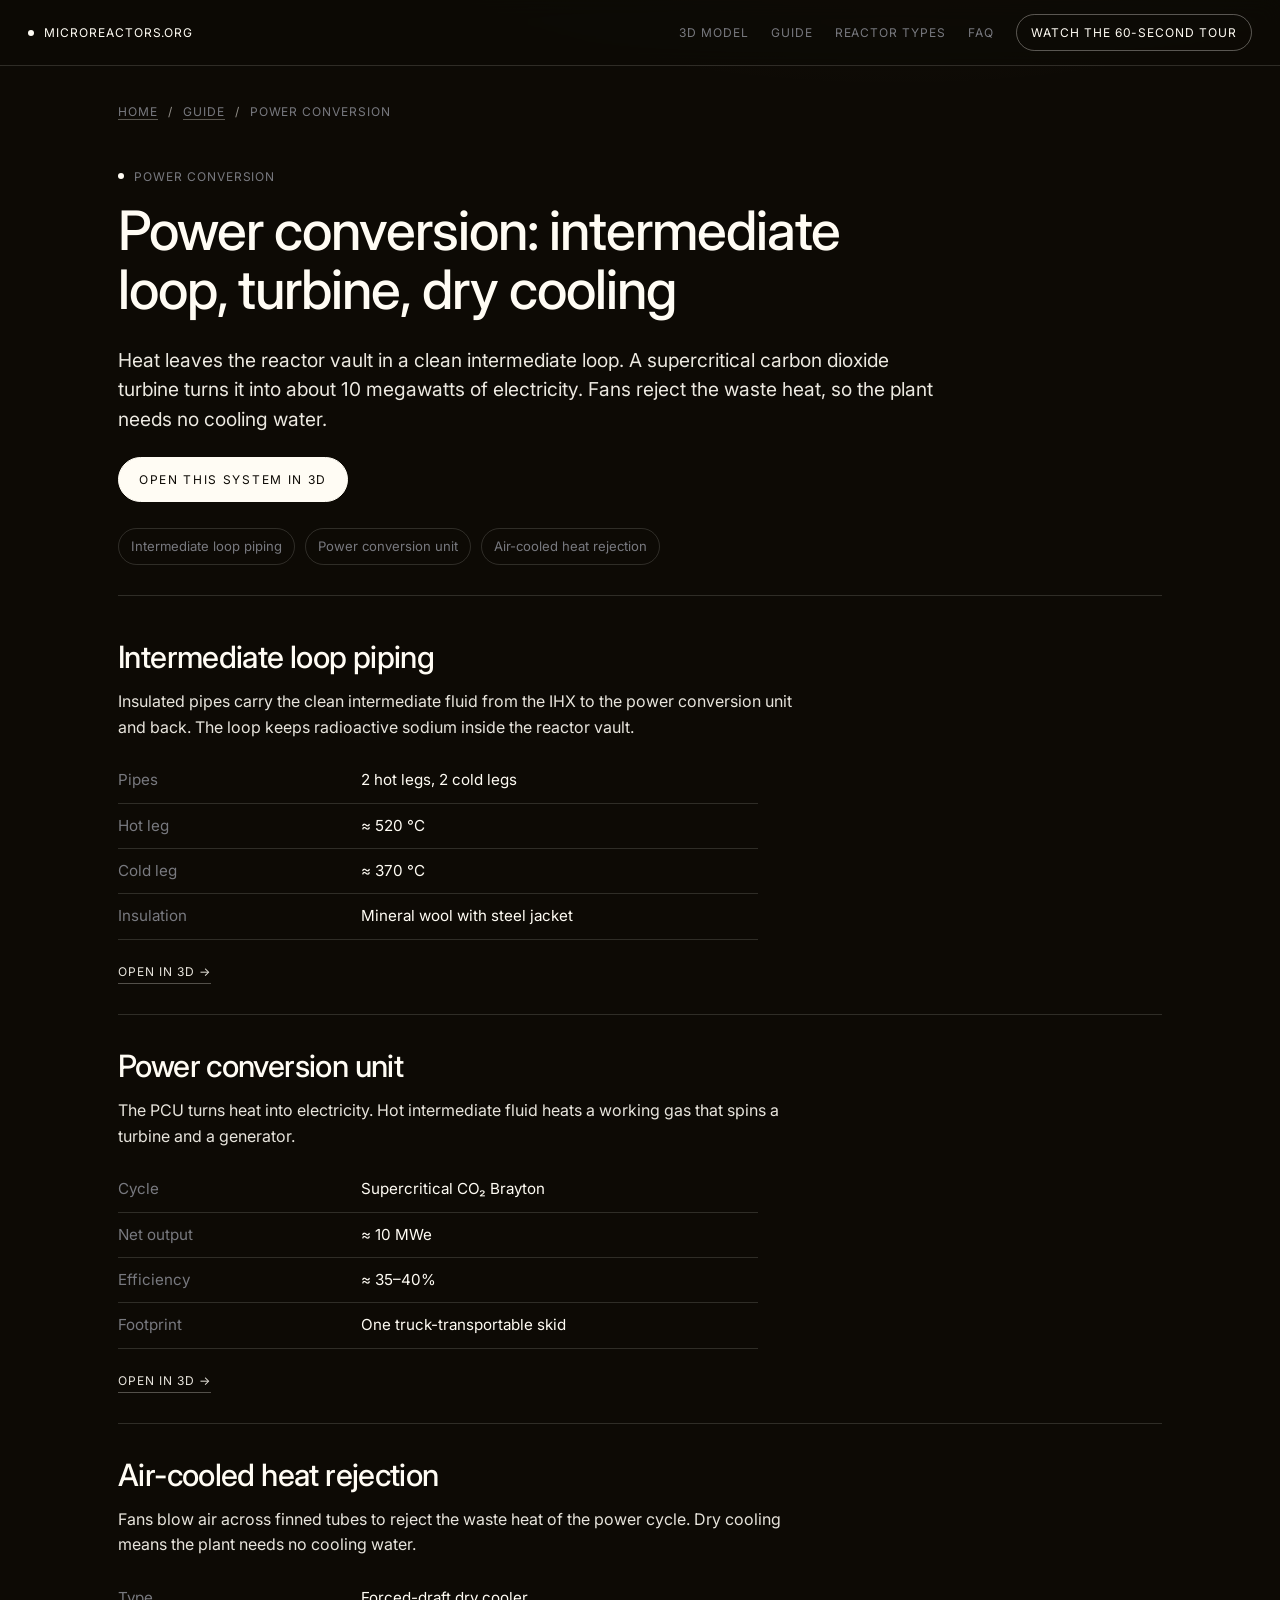
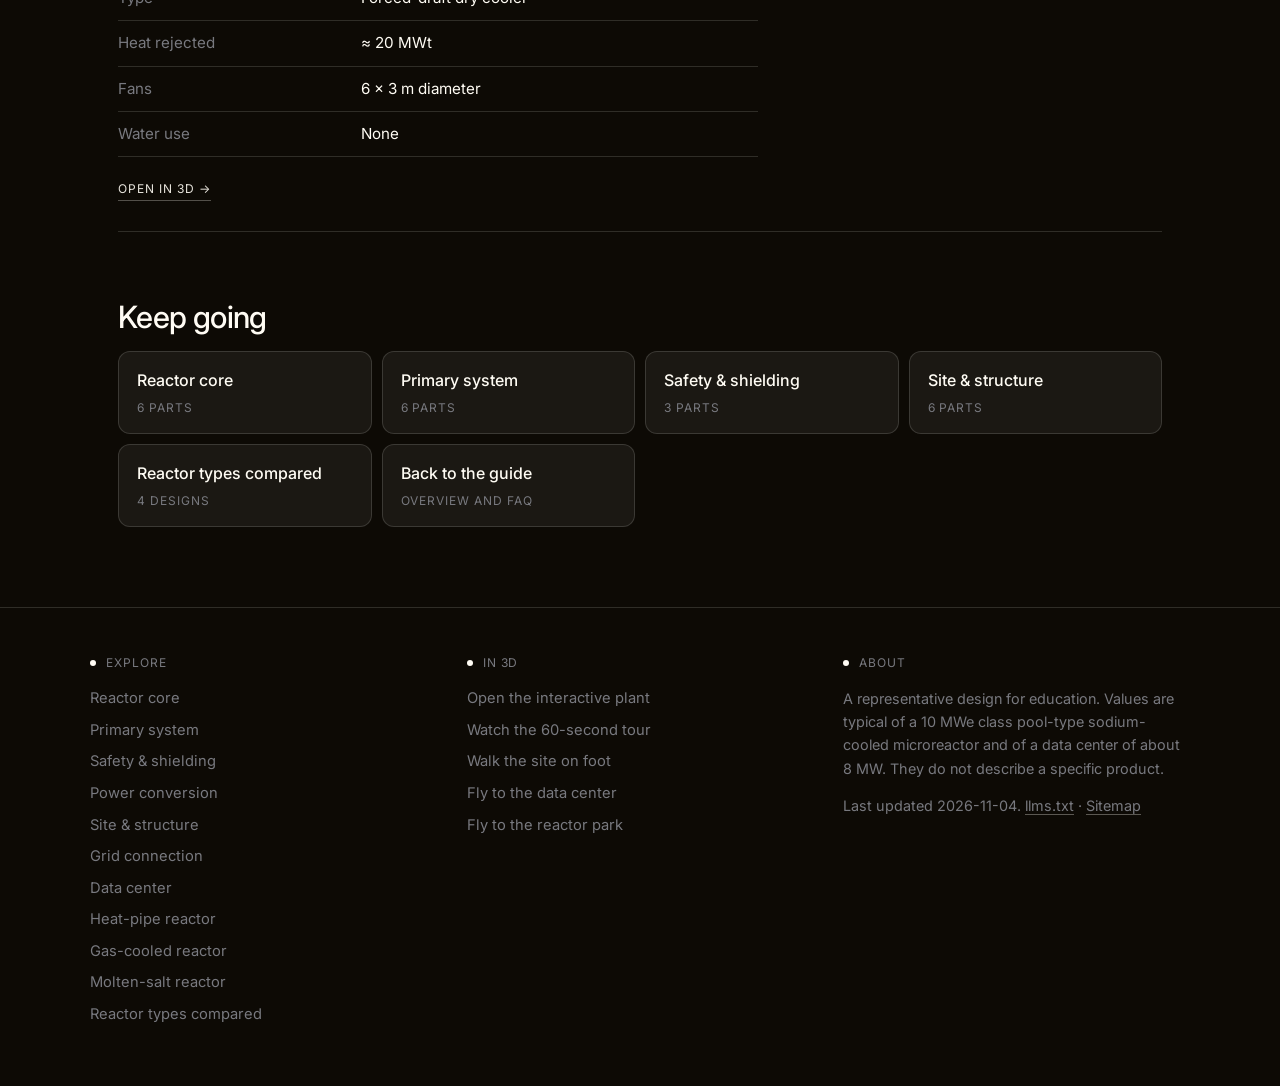
<file: guide/power-conversion/index.html>
<!doctype html>
<html lang="en">
<head>
<meta charset="utf-8">
<meta name="viewport" content="width=device-width, initial-scale=1">
<title>Microreactor power conversion and dry cooling | Microreactors.org</title>
<meta name="description" content="Heat leaves the reactor vault in a clean intermediate loop. A supercritical carbon dioxide turbine turns it into about 10 megawatts of electricity. Fans.">
<link rel="canonical" href="https://microreactors.org/guide/power-conversion/">
<meta name="robots" content="index, follow, max-image-preview:large, max-snippet:-1">
<meta name="theme-color" content="#0d0a05">
<meta property="og:type" content="article">
<meta property="og:site_name" content="Microreactors.org">
<meta property="og:title" content="Power conversion: intermediate loop, turbine, dry cooling">
<meta property="og:description" content="Heat leaves the reactor vault in a clean intermediate loop. A supercritical carbon dioxide turbine turns it into about 10 megawatts of electricity. Fans.">
<meta property="og:url" content="https://microreactors.org/guide/power-conversion/">
<meta property="og:image" content="https://microreactors.org/og.png">
<meta property="og:image:width" content="1200"><meta property="og:image:height" content="630">
<meta name="twitter:card" content="summary_large_image">
<meta name="twitter:title" content="Power conversion: intermediate loop, turbine, dry cooling">
<meta name="twitter:description" content="Heat leaves the reactor vault in a clean intermediate loop. A supercritical carbon dioxide turbine turns it into about 10 megawatts of electricity. Fans.">
<meta name="twitter:image" content="https://microreactors.org/og.png">
<link rel="icon" href="/favicon.svg" type="image/svg+xml">
<link rel="apple-touch-icon" href="/icon-192.png">
<link rel="manifest" href="/site.webmanifest">
<link rel="preconnect" href="https://fonts.googleapis.com"><link rel="preconnect" href="https://fonts.gstatic.com" crossorigin>
<link href="https://fonts.googleapis.com/css2?family=Inter:wght@400;500;600&display=swap" rel="stylesheet">
<link rel="stylesheet" href="/guide.css">
<script type="application/ld+json">{"@context":"https://schema.org","@type":"TechArticle","headline":"Power conversion: intermediate loop, turbine, dry cooling","description":"Heat leaves the reactor vault in a clean intermediate loop. A supercritical carbon dioxide turbine turns it into about 10 megawatts of electricity. Fans reject the waste heat, so the plant needs no cooling water. 3 parts: intermediate loop piping, power conversion unit, air-cooled heat.","url":"https://microreactors.org/guide/power-conversion/","inLanguage":"en","dateModified":"2026-11-04","datePublished":"2026-11-01","author":{"@type":"Organization","name":"Microreactors.org","url":"https://microreactors.org/","logo":{"@type":"ImageObject","url":"https://microreactors.org/icon-512.png"}},"publisher":{"@type":"Organization","name":"Microreactors.org","url":"https://microreactors.org/","logo":{"@type":"ImageObject","url":"https://microreactors.org/icon-512.png"}},"image":"https://microreactors.org/og.png","isAccessibleForFree":true,"mainEntityOfPage":"https://microreactors.org/guide/power-conversion/","about":[{"@type":"Thing","name":"Power conversion"},{"@type":"Thing","name":"Microreactor"}]}</script>
<script type="application/ld+json">{"@context":"https://schema.org","@type":"DefinedTermSet","name":"Power conversion","url":"https://microreactors.org/guide/power-conversion/","hasDefinedTerm":[{"@type":"DefinedTerm","name":"Intermediate loop piping","description":"Insulated pipes carry the clean intermediate fluid from the IHX to the power conversion unit and back. The loop keeps radioactive sodium inside the reactor vault.","url":"https://microreactors.org/guide/power-conversion/#loop"},{"@type":"DefinedTerm","name":"Power conversion unit","description":"The PCU turns heat into electricity. Hot intermediate fluid heats a working gas that spins a turbine and a generator.","url":"https://microreactors.org/guide/power-conversion/#pcu"},{"@type":"DefinedTerm","name":"Air-cooled heat rejection","description":"Fans blow air across finned tubes to reject the waste heat of the power cycle. Dry cooling means the plant needs no cooling water.","url":"https://microreactors.org/guide/power-conversion/#cooler"}]}</script>
<script type="application/ld+json">{"@context":"https://schema.org","@type":"BreadcrumbList","itemListElement":[{"@type":"ListItem","position":1,"name":"Home","item":"https://microreactors.org/"},{"@type":"ListItem","position":2,"name":"Guide","item":"https://microreactors.org/guide/"},{"@type":"ListItem","position":3,"name":"Power conversion","item":"https://microreactors.org/guide/power-conversion/"}]}</script>
</head>
<body>
<nav class="gnav" aria-label="Site"><a class="brand" href="/"><span class="dot"></span>microreactors.org</a><div class="links"><a href="/">3D model</a><a href="/guide/">Guide</a><a href="/guide/reactor-types/">Reactor types</a><a href="/guide/#faq">FAQ</a><a class="cta" href="/#intro">Watch the 60-second tour</a></div></nav>
<main class="gmain">
<ol class="crumbs"><li><a href="/">Home</a></li><li><a href="/guide/">Guide</a></li><li aria-current="page">Power conversion</li></ol>

<header class="hero"><div class="eyebrow"><span class="dot"></span>Power conversion</div><h1>Power conversion: intermediate loop, turbine, dry cooling</h1><p class="lead">Heat leaves the reactor vault in a clean intermediate loop. A supercritical carbon dioxide turbine turns it into about 10 megawatts of electricity. Fans reject the waste heat, so the plant needs no cooling water.</p>
<p class="actions"><a class="btn" href="/#loop">Open this system in 3D</a></p>
<nav class="inpage" aria-label="Parts on this page"><ul><li><a href="#loop">Intermediate loop piping</a></li><li><a href="#pcu">Power conversion unit</a></li><li><a href="#cooler">Air-cooled heat rejection</a></li></ul></nav></header>
<article class="part" id="loop"><h2>Intermediate loop piping</h2><p>Insulated pipes carry the clean intermediate fluid from the IHX to the power conversion unit and back. The loop keeps radioactive sodium inside the reactor vault.</p><table class="specs"><tbody><tr><th scope="row">Pipes</th><td>2 hot legs, 2 cold legs</td></tr><tr><th scope="row">Hot leg</th><td>≈ 520 °C</td></tr><tr><th scope="row">Cold leg</th><td>≈ 370 °C</td></tr><tr><th scope="row">Insulation</th><td>Mineral wool with steel jacket</td></tr></tbody></table><p class="actions"><a class="tlink" href="/#loop">Open in 3D →</a></p></article><article class="part" id="pcu"><h2>Power conversion unit</h2><p>The PCU turns heat into electricity. Hot intermediate fluid heats a working gas that spins a turbine and a generator.</p><table class="specs"><tbody><tr><th scope="row">Cycle</th><td>Supercritical CO₂ Brayton</td></tr><tr><th scope="row">Net output</th><td>≈ 10 MWe</td></tr><tr><th scope="row">Efficiency</th><td>≈ 35–40%</td></tr><tr><th scope="row">Footprint</th><td>One truck-transportable skid</td></tr></tbody></table><p class="actions"><a class="tlink" href="/#pcu">Open in 3D →</a></p></article><article class="part" id="cooler"><h2>Air-cooled heat rejection</h2><p>Fans blow air across finned tubes to reject the waste heat of the power cycle. Dry cooling means the plant needs no cooling water.</p><table class="specs"><tbody><tr><th scope="row">Type</th><td>Forced-draft dry cooler</td></tr><tr><th scope="row">Heat rejected</th><td>≈ 20 MWt</td></tr><tr><th scope="row">Fans</th><td>6 × 3 m diameter</td></tr><tr><th scope="row">Water use</th><td>None</td></tr></tbody></table><p class="actions"><a class="tlink" href="/#cooler">Open in 3D →</a></p></article>
<section class="next"><h2>Keep going</h2><ul class="tocList"><li><a href="/guide/reactor-core/"><b>Reactor core</b><span>6 parts</span></a></li><li><a href="/guide/sodium-primary-system/"><b>Primary system</b><span>6 parts</span></a></li><li><a href="/guide/safety-and-shielding/"><b>Safety &amp; shielding</b><span>3 parts</span></a></li><li><a href="/guide/site-and-buildings/"><b>Site &amp; structure</b><span>6 parts</span></a></li><li><a href="/guide/reactor-types/"><b>Reactor types compared</b><span>4 designs</span></a></li><li><a href="/guide/"><b>Back to the guide</b><span>overview and FAQ</span></a></li></ul></section>
</main>
<footer class="gfoot"><div class="fgrid"><div><div class="eyebrow"><span class="dot"></span>Explore</div><ul><li><a href="/guide/reactor-core/">Reactor core</a></li><li><a href="/guide/sodium-primary-system/">Primary system</a></li><li><a href="/guide/safety-and-shielding/">Safety &amp; shielding</a></li><li><a href="/guide/power-conversion/">Power conversion</a></li><li><a href="/guide/site-and-buildings/">Site &amp; structure</a></li><li><a href="/guide/grid-connection/">Grid connection</a></li><li><a href="/guide/data-center/">Data center</a></li><li><a href="/guide/heat-pipe-microreactor/">Heat-pipe reactor</a></li><li><a href="/guide/gas-cooled-microreactor/">Gas-cooled reactor</a></li><li><a href="/guide/molten-salt-microreactor/">Molten-salt reactor</a></li><li><a href="/guide/reactor-types/">Reactor types compared</a></li></ul></div><div><div class="eyebrow"><span class="dot"></span>In 3D</div><ul><li><a href="/">Open the interactive plant</a></li><li><a href="/#intro">Watch the 60-second tour</a></li><li><a href="/#walk">Walk the site on foot</a></li><li><a href="/#view-datacenter">Fly to the data center</a></li><li><a href="/#view-park">Fly to the reactor park</a></li></ul></div><div><div class="eyebrow"><span class="dot"></span>About</div><p>A representative design for education. Values are typical of a 10 MWe class pool-type sodium-cooled microreactor and of a data center of about 8 MW. They do not describe a specific product.</p><p>Last updated 2026-11-04. <a href="/llms.txt">llms.txt</a> · <a href="/sitemap.xml">Sitemap</a></p></div></div></footer>
</body>
</html>
</file>
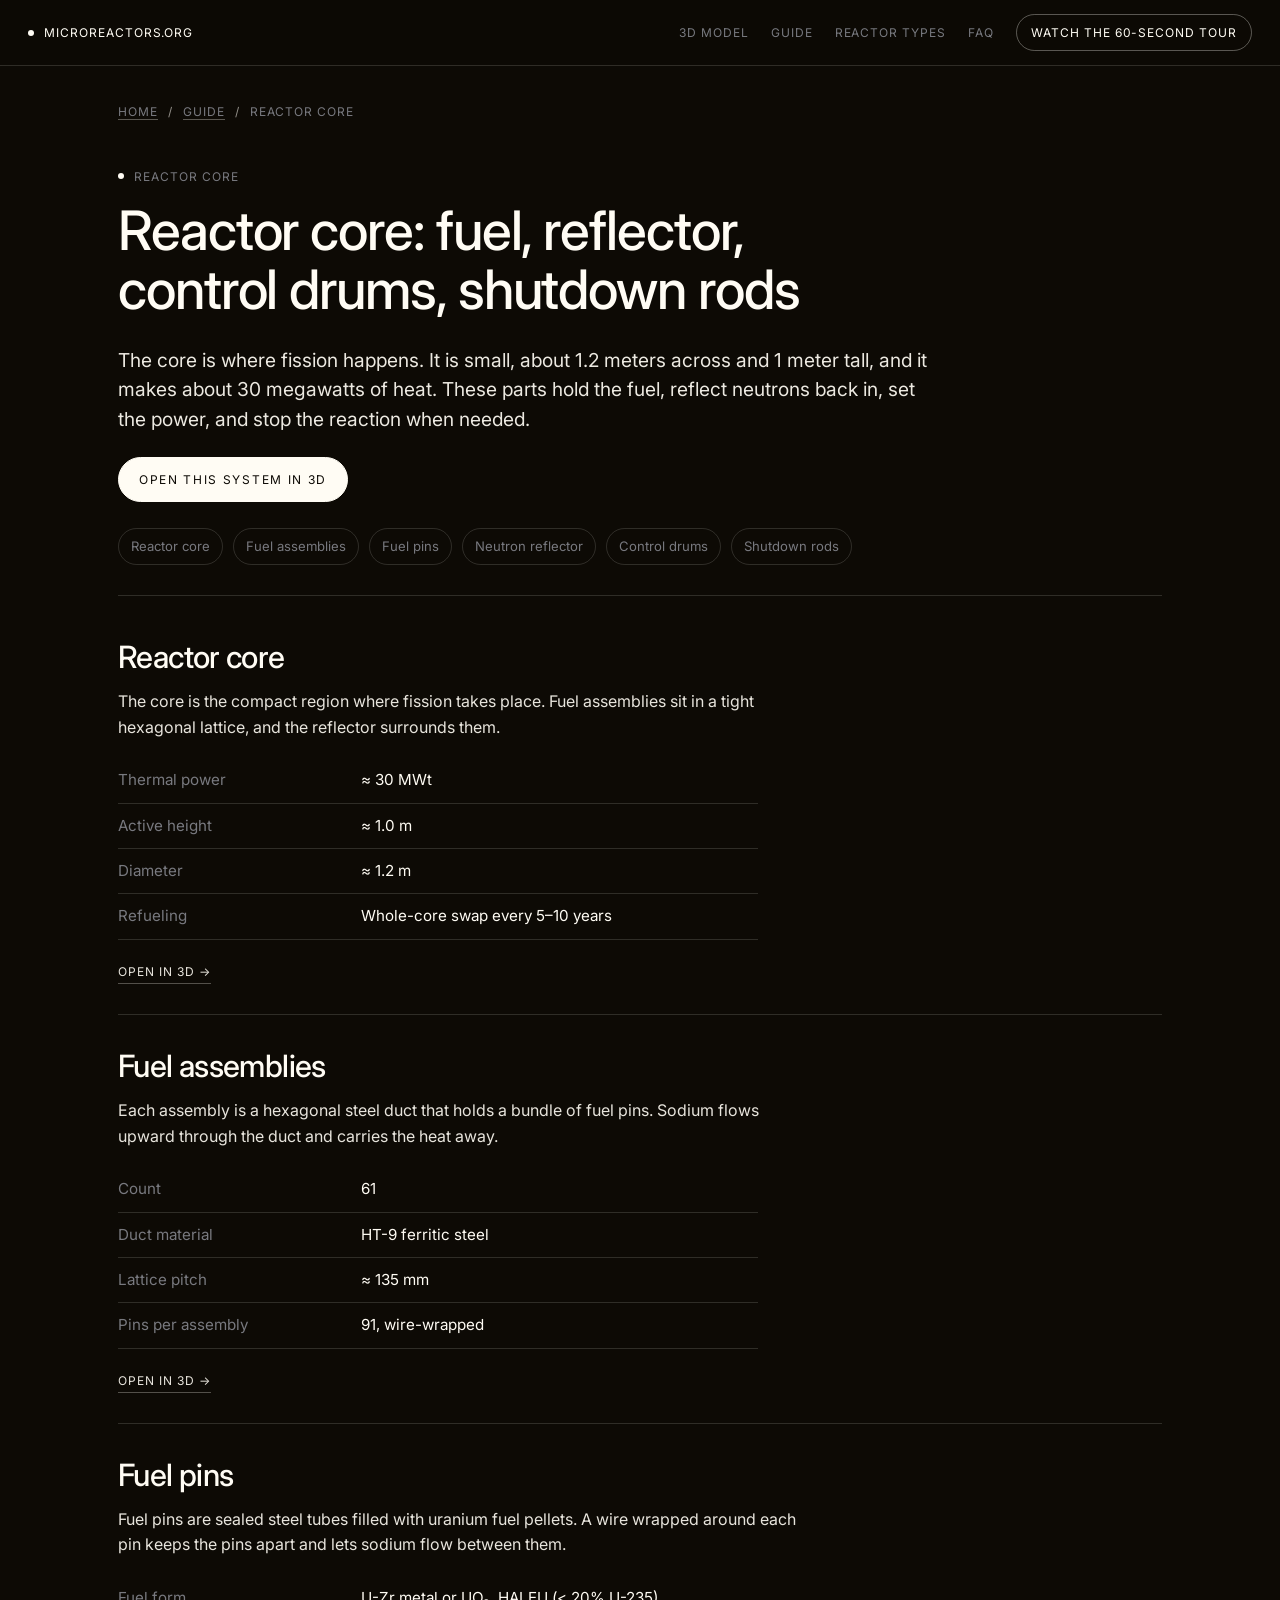
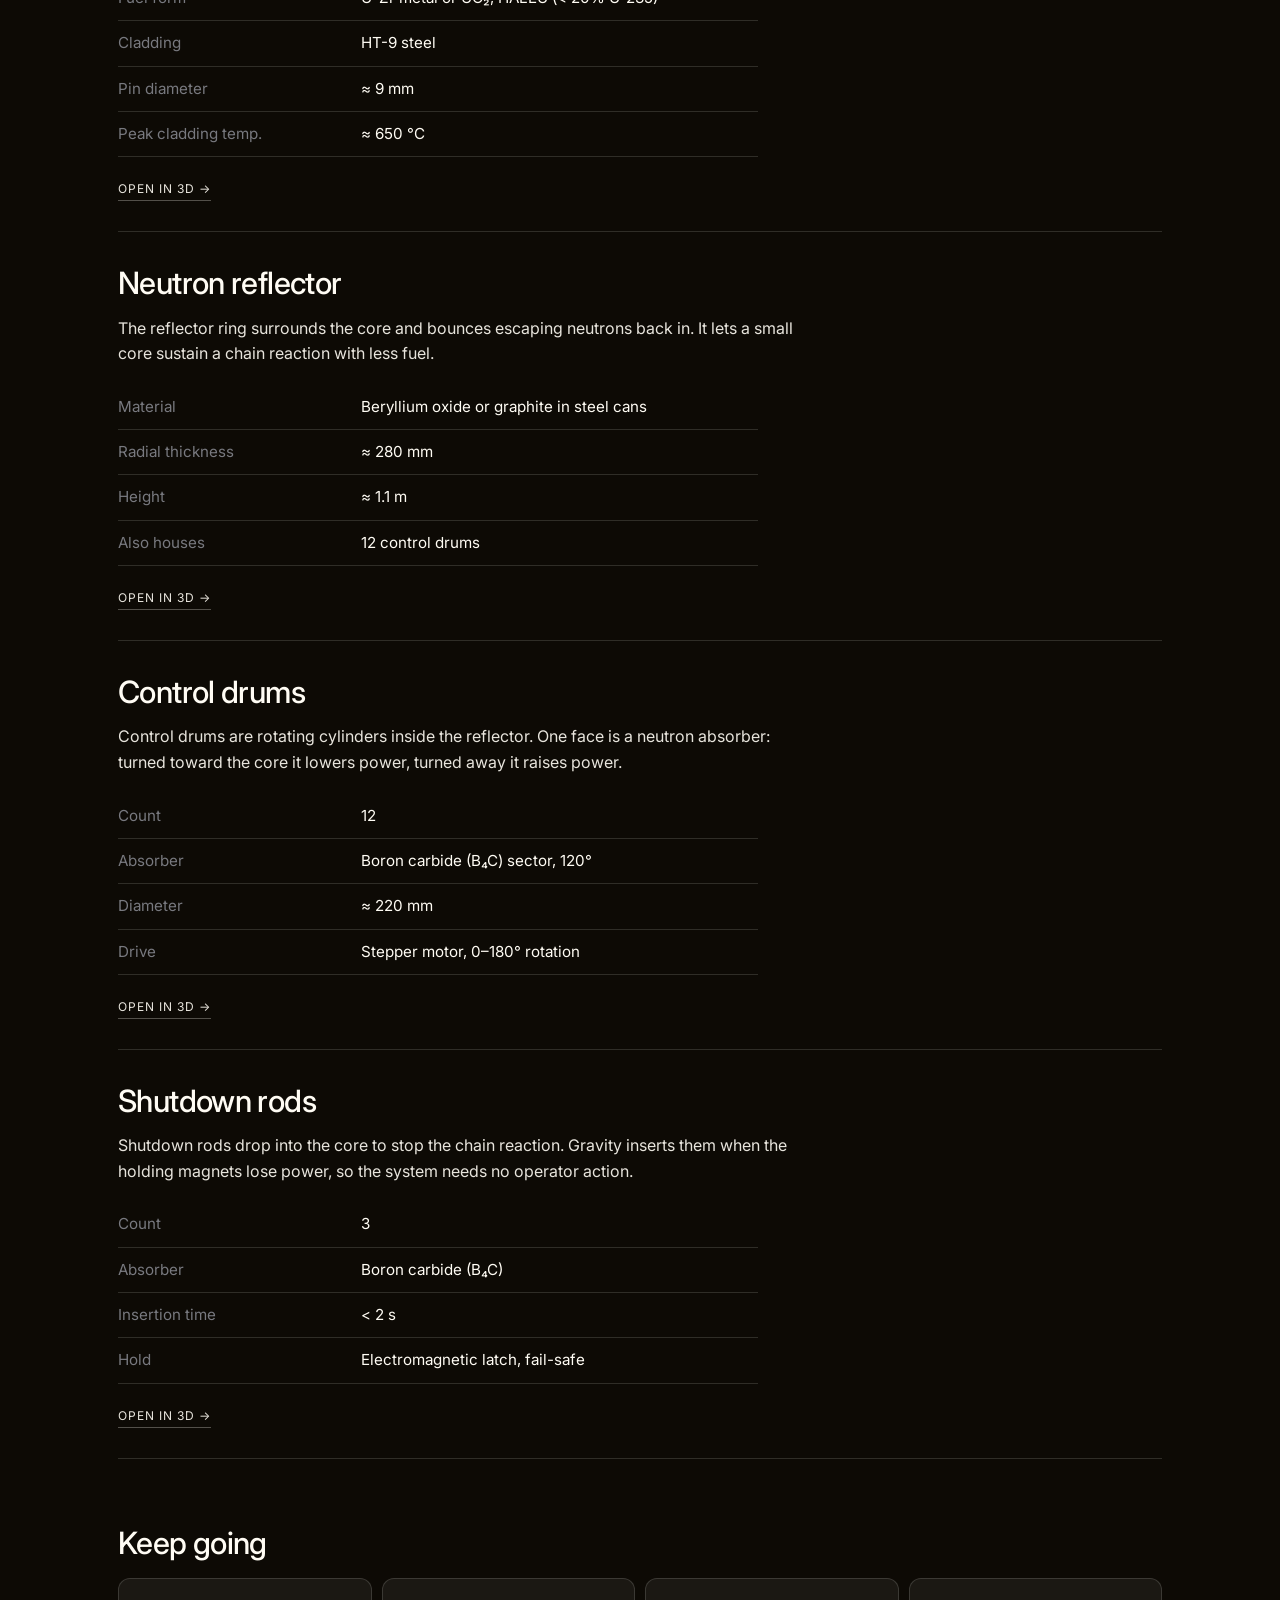
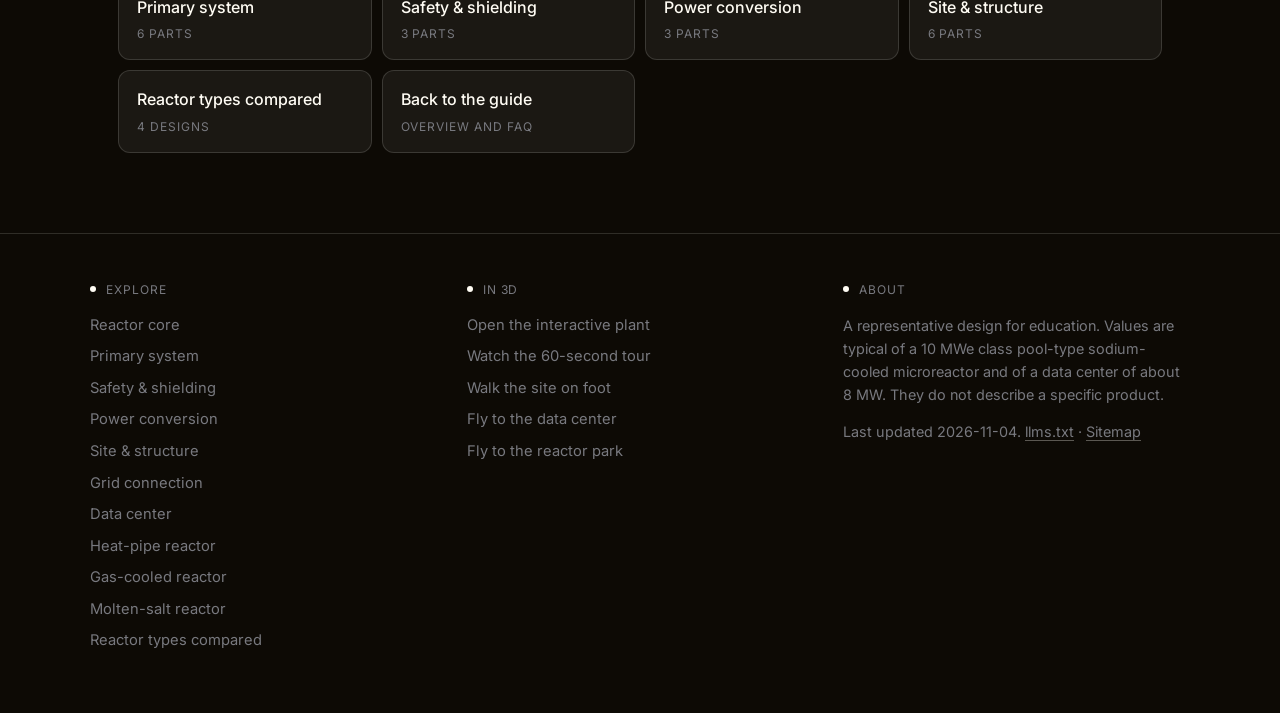
<file: guide/reactor-core/index.html>
<!doctype html>
<html lang="en">
<head>
<meta charset="utf-8">
<meta name="viewport" content="width=device-width, initial-scale=1">
<title>Microreactor core: fuel, drums, shutdown rods | Microreactors.org</title>
<meta name="description" content="The core is where fission happens. It is small, about 1.2 meters across and 1 meter tall, and it makes about 30 megawatts of heat. These parts hold the fuel.">
<link rel="canonical" href="https://microreactors.org/guide/reactor-core/">
<meta name="robots" content="index, follow, max-image-preview:large, max-snippet:-1">
<meta name="theme-color" content="#0d0a05">
<meta property="og:type" content="article">
<meta property="og:site_name" content="Microreactors.org">
<meta property="og:title" content="Reactor core: fuel, reflector, control drums, shutdown rods">
<meta property="og:description" content="The core is where fission happens. It is small, about 1.2 meters across and 1 meter tall, and it makes about 30 megawatts of heat. These parts hold the fuel.">
<meta property="og:url" content="https://microreactors.org/guide/reactor-core/">
<meta property="og:image" content="https://microreactors.org/og.png">
<meta property="og:image:width" content="1200"><meta property="og:image:height" content="630">
<meta name="twitter:card" content="summary_large_image">
<meta name="twitter:title" content="Reactor core: fuel, reflector, control drums, shutdown rods">
<meta name="twitter:description" content="The core is where fission happens. It is small, about 1.2 meters across and 1 meter tall, and it makes about 30 megawatts of heat. These parts hold the fuel.">
<meta name="twitter:image" content="https://microreactors.org/og.png">
<link rel="icon" href="/favicon.svg" type="image/svg+xml">
<link rel="apple-touch-icon" href="/icon-192.png">
<link rel="manifest" href="/site.webmanifest">
<link rel="preconnect" href="https://fonts.googleapis.com"><link rel="preconnect" href="https://fonts.gstatic.com" crossorigin>
<link href="https://fonts.googleapis.com/css2?family=Inter:wght@400;500;600&display=swap" rel="stylesheet">
<link rel="stylesheet" href="/guide.css">
<script type="application/ld+json">{"@context":"https://schema.org","@type":"TechArticle","headline":"Reactor core: fuel, reflector, control drums, shutdown rods","description":"The core is where fission happens. It is small, about 1.2 meters across and 1 meter tall, and it makes about 30 megawatts of heat. These parts hold the fuel, reflect neutrons back in, set the power, and stop the reaction when needed. 6 parts: reactor core, fuel assemblies, fuel pins.","url":"https://microreactors.org/guide/reactor-core/","inLanguage":"en","dateModified":"2026-11-04","datePublished":"2026-11-01","author":{"@type":"Organization","name":"Microreactors.org","url":"https://microreactors.org/","logo":{"@type":"ImageObject","url":"https://microreactors.org/icon-512.png"}},"publisher":{"@type":"Organization","name":"Microreactors.org","url":"https://microreactors.org/","logo":{"@type":"ImageObject","url":"https://microreactors.org/icon-512.png"}},"image":"https://microreactors.org/og.png","isAccessibleForFree":true,"mainEntityOfPage":"https://microreactors.org/guide/reactor-core/","about":[{"@type":"Thing","name":"Reactor core"},{"@type":"Thing","name":"Microreactor"}]}</script>
<script type="application/ld+json">{"@context":"https://schema.org","@type":"DefinedTermSet","name":"Reactor core","url":"https://microreactors.org/guide/reactor-core/","hasDefinedTerm":[{"@type":"DefinedTerm","name":"Reactor core","description":"The core is the compact region where fission takes place. Fuel assemblies sit in a tight hexagonal lattice, and the reflector surrounds them.","url":"https://microreactors.org/guide/reactor-core/#core"},{"@type":"DefinedTerm","name":"Fuel assemblies","description":"Each assembly is a hexagonal steel duct that holds a bundle of fuel pins. Sodium flows upward through the duct and carries the heat away.","url":"https://microreactors.org/guide/reactor-core/#assemblies"},{"@type":"DefinedTerm","name":"Fuel pins","description":"Fuel pins are sealed steel tubes filled with uranium fuel pellets. A wire wrapped around each pin keeps the pins apart and lets sodium flow between them.","url":"https://microreactors.org/guide/reactor-core/#pins"},{"@type":"DefinedTerm","name":"Neutron reflector","description":"The reflector ring surrounds the core and bounces escaping neutrons back in. It lets a small core sustain a chain reaction with less fuel.","url":"https://microreactors.org/guide/reactor-core/#reflector"},{"@type":"DefinedTerm","name":"Control drums","description":"Control drums are rotating cylinders inside the reflector. One face is a neutron absorber: turned toward the core it lowers power, turned away it raises power.","url":"https://microreactors.org/guide/reactor-core/#drums"},{"@type":"DefinedTerm","name":"Shutdown rods","description":"Shutdown rods drop into the core to stop the chain reaction. Gravity inserts them when the holding magnets lose power, so the system needs no operator action.","url":"https://microreactors.org/guide/reactor-core/#rods"}]}</script>
<script type="application/ld+json">{"@context":"https://schema.org","@type":"BreadcrumbList","itemListElement":[{"@type":"ListItem","position":1,"name":"Home","item":"https://microreactors.org/"},{"@type":"ListItem","position":2,"name":"Guide","item":"https://microreactors.org/guide/"},{"@type":"ListItem","position":3,"name":"Reactor core","item":"https://microreactors.org/guide/reactor-core/"}]}</script>
</head>
<body>
<nav class="gnav" aria-label="Site"><a class="brand" href="/"><span class="dot"></span>microreactors.org</a><div class="links"><a href="/">3D model</a><a href="/guide/">Guide</a><a href="/guide/reactor-types/">Reactor types</a><a href="/guide/#faq">FAQ</a><a class="cta" href="/#intro">Watch the 60-second tour</a></div></nav>
<main class="gmain">
<ol class="crumbs"><li><a href="/">Home</a></li><li><a href="/guide/">Guide</a></li><li aria-current="page">Reactor core</li></ol>

<header class="hero"><div class="eyebrow"><span class="dot"></span>Reactor core</div><h1>Reactor core: fuel, reflector, control drums, shutdown rods</h1><p class="lead">The core is where fission happens. It is small, about 1.2 meters across and 1 meter tall, and it makes about 30 megawatts of heat. These parts hold the fuel, reflect neutrons back in, set the power, and stop the reaction when needed.</p>
<p class="actions"><a class="btn" href="/#core">Open this system in 3D</a></p>
<nav class="inpage" aria-label="Parts on this page"><ul><li><a href="#core">Reactor core</a></li><li><a href="#assemblies">Fuel assemblies</a></li><li><a href="#pins">Fuel pins</a></li><li><a href="#reflector">Neutron reflector</a></li><li><a href="#drums">Control drums</a></li><li><a href="#rods">Shutdown rods</a></li></ul></nav></header>
<article class="part" id="core"><h2>Reactor core</h2><p>The core is the compact region where fission takes place. Fuel assemblies sit in a tight hexagonal lattice, and the reflector surrounds them.</p><table class="specs"><tbody><tr><th scope="row">Thermal power</th><td>≈ 30 MWt</td></tr><tr><th scope="row">Active height</th><td>≈ 1.0 m</td></tr><tr><th scope="row">Diameter</th><td>≈ 1.2 m</td></tr><tr><th scope="row">Refueling</th><td>Whole-core swap every 5–10 years</td></tr></tbody></table><p class="actions"><a class="tlink" href="/#core">Open in 3D →</a></p></article><article class="part" id="assemblies"><h2>Fuel assemblies</h2><p>Each assembly is a hexagonal steel duct that holds a bundle of fuel pins. Sodium flows upward through the duct and carries the heat away.</p><table class="specs"><tbody><tr><th scope="row">Count</th><td>61</td></tr><tr><th scope="row">Duct material</th><td>HT-9 ferritic steel</td></tr><tr><th scope="row">Lattice pitch</th><td>≈ 135 mm</td></tr><tr><th scope="row">Pins per assembly</th><td>91, wire-wrapped</td></tr></tbody></table><p class="actions"><a class="tlink" href="/#assemblies">Open in 3D →</a></p></article><article class="part" id="pins"><h2>Fuel pins</h2><p>Fuel pins are sealed steel tubes filled with uranium fuel pellets. A wire wrapped around each pin keeps the pins apart and lets sodium flow between them.</p><table class="specs"><tbody><tr><th scope="row">Fuel form</th><td>U-Zr metal or UO₂, HALEU (&lt; 20% U-235)</td></tr><tr><th scope="row">Cladding</th><td>HT-9 steel</td></tr><tr><th scope="row">Pin diameter</th><td>≈ 9 mm</td></tr><tr><th scope="row">Peak cladding temp.</th><td>≈ 650 °C</td></tr></tbody></table><p class="actions"><a class="tlink" href="/#pins">Open in 3D →</a></p></article><article class="part" id="reflector"><h2>Neutron reflector</h2><p>The reflector ring surrounds the core and bounces escaping neutrons back in. It lets a small core sustain a chain reaction with less fuel.</p><table class="specs"><tbody><tr><th scope="row">Material</th><td>Beryllium oxide or graphite in steel cans</td></tr><tr><th scope="row">Radial thickness</th><td>≈ 280 mm</td></tr><tr><th scope="row">Height</th><td>≈ 1.1 m</td></tr><tr><th scope="row">Also houses</th><td>12 control drums</td></tr></tbody></table><p class="actions"><a class="tlink" href="/#reflector">Open in 3D →</a></p></article><article class="part" id="drums"><h2>Control drums</h2><p>Control drums are rotating cylinders inside the reflector. One face is a neutron absorber: turned toward the core it lowers power, turned away it raises power.</p><table class="specs"><tbody><tr><th scope="row">Count</th><td>12</td></tr><tr><th scope="row">Absorber</th><td>Boron carbide (B₄C) sector, 120°</td></tr><tr><th scope="row">Diameter</th><td>≈ 220 mm</td></tr><tr><th scope="row">Drive</th><td>Stepper motor, 0–180° rotation</td></tr></tbody></table><p class="actions"><a class="tlink" href="/#drums">Open in 3D →</a></p></article><article class="part" id="rods"><h2>Shutdown rods</h2><p>Shutdown rods drop into the core to stop the chain reaction. Gravity inserts them when the holding magnets lose power, so the system needs no operator action.</p><table class="specs"><tbody><tr><th scope="row">Count</th><td>3</td></tr><tr><th scope="row">Absorber</th><td>Boron carbide (B₄C)</td></tr><tr><th scope="row">Insertion time</th><td>&lt; 2 s</td></tr><tr><th scope="row">Hold</th><td>Electromagnetic latch, fail-safe</td></tr></tbody></table><p class="actions"><a class="tlink" href="/#rods">Open in 3D →</a></p></article>
<section class="next"><h2>Keep going</h2><ul class="tocList"><li><a href="/guide/sodium-primary-system/"><b>Primary system</b><span>6 parts</span></a></li><li><a href="/guide/safety-and-shielding/"><b>Safety &amp; shielding</b><span>3 parts</span></a></li><li><a href="/guide/power-conversion/"><b>Power conversion</b><span>3 parts</span></a></li><li><a href="/guide/site-and-buildings/"><b>Site &amp; structure</b><span>6 parts</span></a></li><li><a href="/guide/reactor-types/"><b>Reactor types compared</b><span>4 designs</span></a></li><li><a href="/guide/"><b>Back to the guide</b><span>overview and FAQ</span></a></li></ul></section>
</main>
<footer class="gfoot"><div class="fgrid"><div><div class="eyebrow"><span class="dot"></span>Explore</div><ul><li><a href="/guide/reactor-core/">Reactor core</a></li><li><a href="/guide/sodium-primary-system/">Primary system</a></li><li><a href="/guide/safety-and-shielding/">Safety &amp; shielding</a></li><li><a href="/guide/power-conversion/">Power conversion</a></li><li><a href="/guide/site-and-buildings/">Site &amp; structure</a></li><li><a href="/guide/grid-connection/">Grid connection</a></li><li><a href="/guide/data-center/">Data center</a></li><li><a href="/guide/heat-pipe-microreactor/">Heat-pipe reactor</a></li><li><a href="/guide/gas-cooled-microreactor/">Gas-cooled reactor</a></li><li><a href="/guide/molten-salt-microreactor/">Molten-salt reactor</a></li><li><a href="/guide/reactor-types/">Reactor types compared</a></li></ul></div><div><div class="eyebrow"><span class="dot"></span>In 3D</div><ul><li><a href="/">Open the interactive plant</a></li><li><a href="/#intro">Watch the 60-second tour</a></li><li><a href="/#walk">Walk the site on foot</a></li><li><a href="/#view-datacenter">Fly to the data center</a></li><li><a href="/#view-park">Fly to the reactor park</a></li></ul></div><div><div class="eyebrow"><span class="dot"></span>About</div><p>A representative design for education. Values are typical of a 10 MWe class pool-type sodium-cooled microreactor and of a data center of about 8 MW. They do not describe a specific product.</p><p>Last updated 2026-11-04. <a href="/llms.txt">llms.txt</a> · <a href="/sitemap.xml">Sitemap</a></p></div></div></footer>
</body>
</html>
</file>
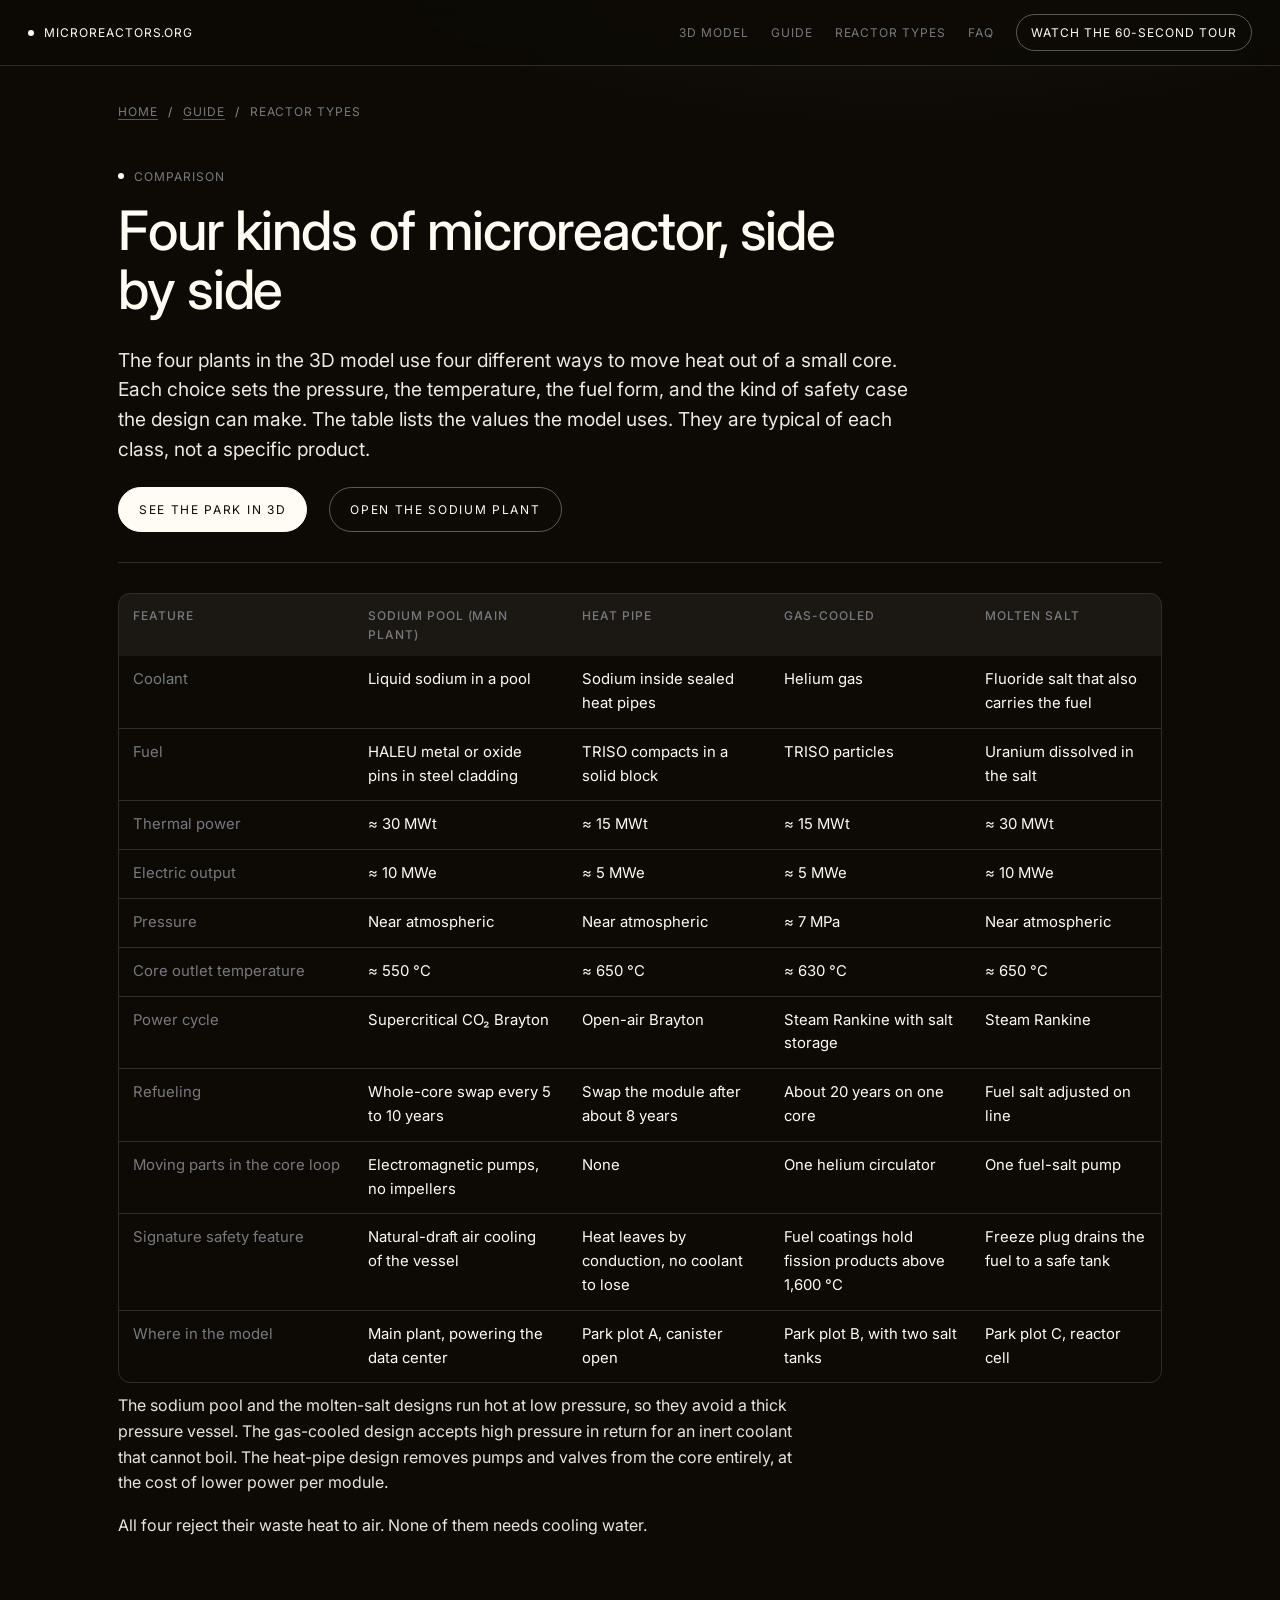
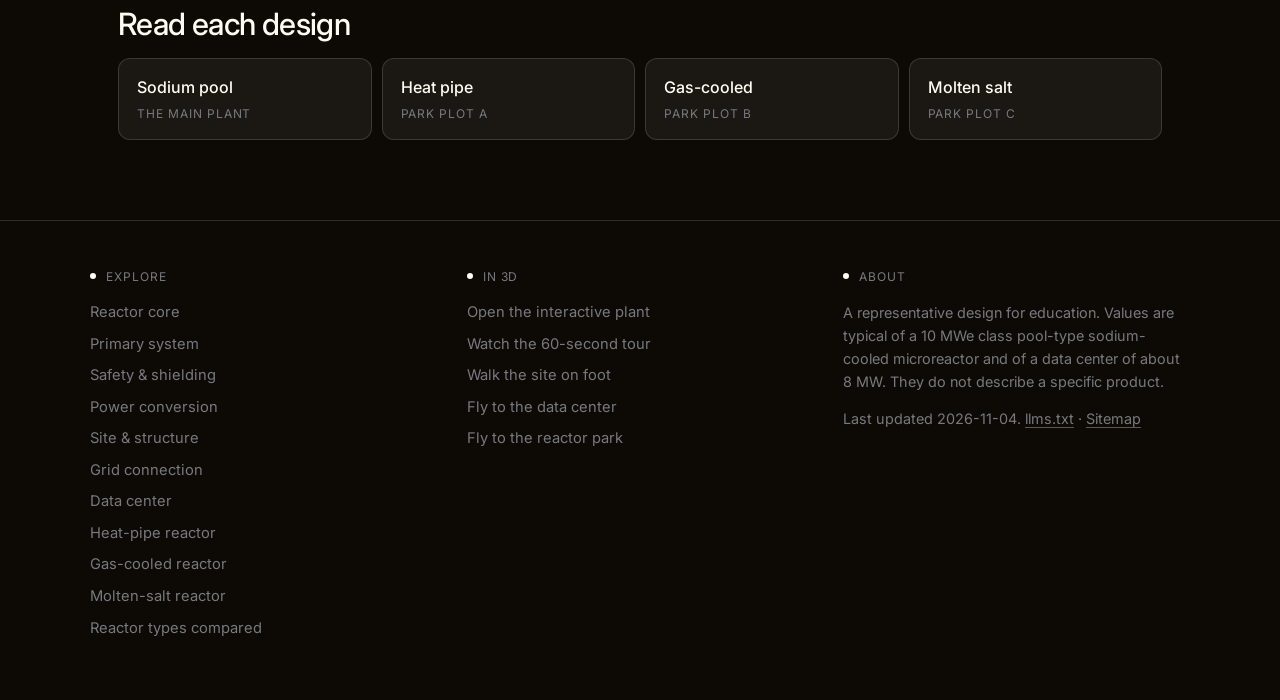
<file: guide/reactor-types/index.html>
<!doctype html>
<html lang="en">
<head>
<meta charset="utf-8">
<meta name="viewport" content="width=device-width, initial-scale=1">
<title>Four kinds of microreactor compared | Microreactors.org</title>
<meta name="description" content="Sodium-cooled, heat-pipe, gas-cooled, and molten-salt microreactors compared: coolant, fuel, power, temperature, refueling, and safety.">
<link rel="canonical" href="https://microreactors.org/guide/reactor-types/">
<meta name="robots" content="index, follow, max-image-preview:large, max-snippet:-1">
<meta name="theme-color" content="#0d0a05">
<meta property="og:type" content="article">
<meta property="og:site_name" content="Microreactors.org">
<meta property="og:title" content="Four kinds of microreactor, side by side">
<meta property="og:description" content="Sodium-cooled, heat-pipe, gas-cooled, and molten-salt microreactors compared: coolant, fuel, power, temperature, refueling, and safety.">
<meta property="og:url" content="https://microreactors.org/guide/reactor-types/">
<meta property="og:image" content="https://microreactors.org/og.png">
<meta property="og:image:width" content="1200"><meta property="og:image:height" content="630">
<meta name="twitter:card" content="summary_large_image">
<meta name="twitter:title" content="Four kinds of microreactor, side by side">
<meta name="twitter:description" content="Sodium-cooled, heat-pipe, gas-cooled, and molten-salt microreactors compared: coolant, fuel, power, temperature, refueling, and safety.">
<meta name="twitter:image" content="https://microreactors.org/og.png">
<link rel="icon" href="/favicon.svg" type="image/svg+xml">
<link rel="apple-touch-icon" href="/icon-192.png">
<link rel="manifest" href="/site.webmanifest">
<link rel="preconnect" href="https://fonts.googleapis.com"><link rel="preconnect" href="https://fonts.gstatic.com" crossorigin>
<link href="https://fonts.googleapis.com/css2?family=Inter:wght@400;500;600&display=swap" rel="stylesheet">
<link rel="stylesheet" href="/guide.css">
<script type="application/ld+json">{"@context":"https://schema.org","@type":"TechArticle","headline":"Four kinds of microreactor, side by side","description":"Sodium-cooled, heat-pipe, gas-cooled, and molten-salt microreactors compared: coolant, fuel, power, temperature, refueling, and safety.","url":"https://microreactors.org/guide/reactor-types/","inLanguage":"en","dateModified":"2026-11-04","datePublished":"2026-11-01","author":{"@type":"Organization","name":"Microreactors.org","url":"https://microreactors.org/","logo":{"@type":"ImageObject","url":"https://microreactors.org/icon-512.png"}},"publisher":{"@type":"Organization","name":"Microreactors.org","url":"https://microreactors.org/","logo":{"@type":"ImageObject","url":"https://microreactors.org/icon-512.png"}},"image":"https://microreactors.org/og.png","isAccessibleForFree":true,"mainEntityOfPage":"https://microreactors.org/guide/reactor-types/","about":[{"@type":"Thing","name":"Sodium-cooled fast reactor"},{"@type":"Thing","name":"Heat-pipe reactor"},{"@type":"Thing","name":"High-temperature gas-cooled reactor"},{"@type":"Thing","name":"Molten salt reactor"}]}</script>
<script type="application/ld+json">{"@context":"https://schema.org","@type":"BreadcrumbList","itemListElement":[{"@type":"ListItem","position":1,"name":"Home","item":"https://microreactors.org/"},{"@type":"ListItem","position":2,"name":"Guide","item":"https://microreactors.org/guide/"},{"@type":"ListItem","position":3,"name":"Reactor types","item":"https://microreactors.org/guide/reactor-types/"}]}</script>
</head>
<body>
<nav class="gnav" aria-label="Site"><a class="brand" href="/"><span class="dot"></span>microreactors.org</a><div class="links"><a href="/">3D model</a><a href="/guide/">Guide</a><a href="/guide/reactor-types/">Reactor types</a><a href="/guide/#faq">FAQ</a><a class="cta" href="/#intro">Watch the 60-second tour</a></div></nav>
<main class="gmain">
<ol class="crumbs"><li><a href="/">Home</a></li><li><a href="/guide/">Guide</a></li><li aria-current="page">Reactor types</li></ol>

<header class="hero"><div class="eyebrow"><span class="dot"></span>Comparison</div><h1>Four kinds of microreactor, side by side</h1><p class="lead">The four plants in the 3D model use four different ways to move heat out of a small core. Each choice sets the pressure, the temperature, the fuel form, and the kind of safety case the design can make. The table lists the values the model uses. They are typical of each class, not a specific product.</p>
<p class="actions"><a class="btn" href="/#view-park">See the park in 3D</a><a class="btn ghost" href="/#core">Open the sodium plant</a></p></header>
<div class="tableWrap"><table class="compare"><thead><tr><th scope="col">Feature</th><th scope="col">Sodium pool (main plant)</th><th scope="col">Heat pipe</th><th scope="col">Gas-cooled</th><th scope="col">Molten salt</th></tr></thead><tbody><tr><th scope="row">Coolant</th><td>Liquid sodium in a pool</td><td>Sodium inside sealed heat pipes</td><td>Helium gas</td><td>Fluoride salt that also carries the fuel</td></tr><tr><th scope="row">Fuel</th><td>HALEU metal or oxide pins in steel cladding</td><td>TRISO compacts in a solid block</td><td>TRISO particles</td><td>Uranium dissolved in the salt</td></tr><tr><th scope="row">Thermal power</th><td>≈ 30 MWt</td><td>≈ 15 MWt</td><td>≈ 15 MWt</td><td>≈ 30 MWt</td></tr><tr><th scope="row">Electric output</th><td>≈ 10 MWe</td><td>≈ 5 MWe</td><td>≈ 5 MWe</td><td>≈ 10 MWe</td></tr><tr><th scope="row">Pressure</th><td>Near atmospheric</td><td>Near atmospheric</td><td>≈ 7 MPa</td><td>Near atmospheric</td></tr><tr><th scope="row">Core outlet temperature</th><td>≈ 550 °C</td><td>≈ 650 °C</td><td>≈ 630 °C</td><td>≈ 650 °C</td></tr><tr><th scope="row">Power cycle</th><td>Supercritical CO₂ Brayton</td><td>Open-air Brayton</td><td>Steam Rankine with salt storage</td><td>Steam Rankine</td></tr><tr><th scope="row">Refueling</th><td>Whole-core swap every 5 to 10 years</td><td>Swap the module after about 8 years</td><td>About 20 years on one core</td><td>Fuel salt adjusted on line</td></tr><tr><th scope="row">Moving parts in the core loop</th><td>Electromagnetic pumps, no impellers</td><td>None</td><td>One helium circulator</td><td>One fuel-salt pump</td></tr><tr><th scope="row">Signature safety feature</th><td>Natural-draft air cooling of the vessel</td><td>Heat leaves by conduction, no coolant to lose</td><td>Fuel coatings hold fission products above 1,600 °C</td><td>Freeze plug drains the fuel to a safe tank</td></tr><tr><th scope="row">Where in the model</th><td>Main plant, powering the data center</td><td>Park plot A, canister open</td><td>Park plot B, with two salt tanks</td><td>Park plot C, reactor cell</td></tr></tbody></table></div>
<section class="prose"><p>The sodium pool and the molten-salt designs run hot at low pressure, so they avoid a thick pressure vessel. The gas-cooled design accepts high pressure in return for an inert coolant that cannot boil. The heat-pipe design removes pumps and valves from the core entirely, at the cost of lower power per module.</p><p>All four reject their waste heat to air. None of them needs cooling water.</p></section>
<section class="next"><h2>Read each design</h2><ul class="tocList"><li><a href="/guide/sodium-primary-system/"><b>Sodium pool</b><span>the main plant</span></a></li><li><a href="/guide/heat-pipe-microreactor/"><b>Heat pipe</b><span>park plot A</span></a></li><li><a href="/guide/gas-cooled-microreactor/"><b>Gas-cooled</b><span>park plot B</span></a></li><li><a href="/guide/molten-salt-microreactor/"><b>Molten salt</b><span>park plot C</span></a></li></ul></section>
</main>
<footer class="gfoot"><div class="fgrid"><div><div class="eyebrow"><span class="dot"></span>Explore</div><ul><li><a href="/guide/reactor-core/">Reactor core</a></li><li><a href="/guide/sodium-primary-system/">Primary system</a></li><li><a href="/guide/safety-and-shielding/">Safety &amp; shielding</a></li><li><a href="/guide/power-conversion/">Power conversion</a></li><li><a href="/guide/site-and-buildings/">Site &amp; structure</a></li><li><a href="/guide/grid-connection/">Grid connection</a></li><li><a href="/guide/data-center/">Data center</a></li><li><a href="/guide/heat-pipe-microreactor/">Heat-pipe reactor</a></li><li><a href="/guide/gas-cooled-microreactor/">Gas-cooled reactor</a></li><li><a href="/guide/molten-salt-microreactor/">Molten-salt reactor</a></li><li><a href="/guide/reactor-types/">Reactor types compared</a></li></ul></div><div><div class="eyebrow"><span class="dot"></span>In 3D</div><ul><li><a href="/">Open the interactive plant</a></li><li><a href="/#intro">Watch the 60-second tour</a></li><li><a href="/#walk">Walk the site on foot</a></li><li><a href="/#view-datacenter">Fly to the data center</a></li><li><a href="/#view-park">Fly to the reactor park</a></li></ul></div><div><div class="eyebrow"><span class="dot"></span>About</div><p>A representative design for education. Values are typical of a 10 MWe class pool-type sodium-cooled microreactor and of a data center of about 8 MW. They do not describe a specific product.</p><p>Last updated 2026-11-04. <a href="/llms.txt">llms.txt</a> · <a href="/sitemap.xml">Sitemap</a></p></div></div></footer>
</body>
</html>
</file>
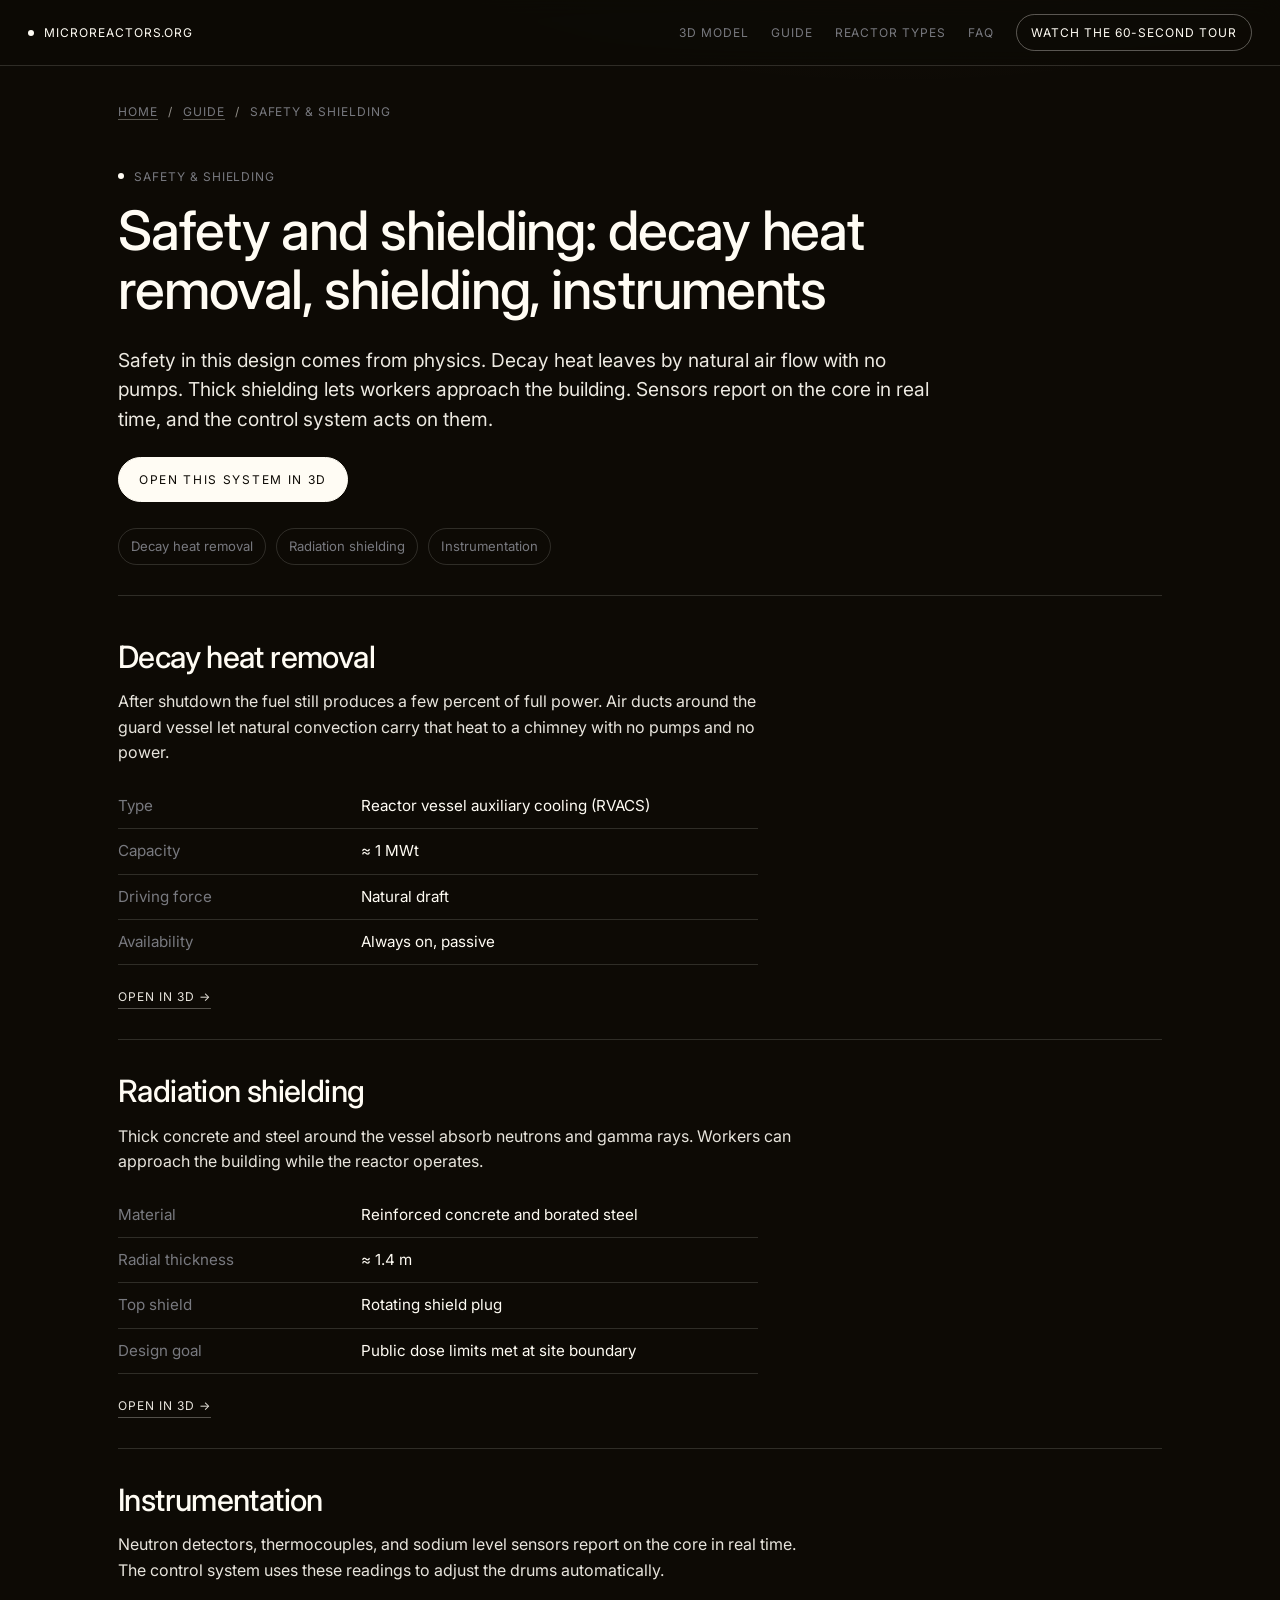
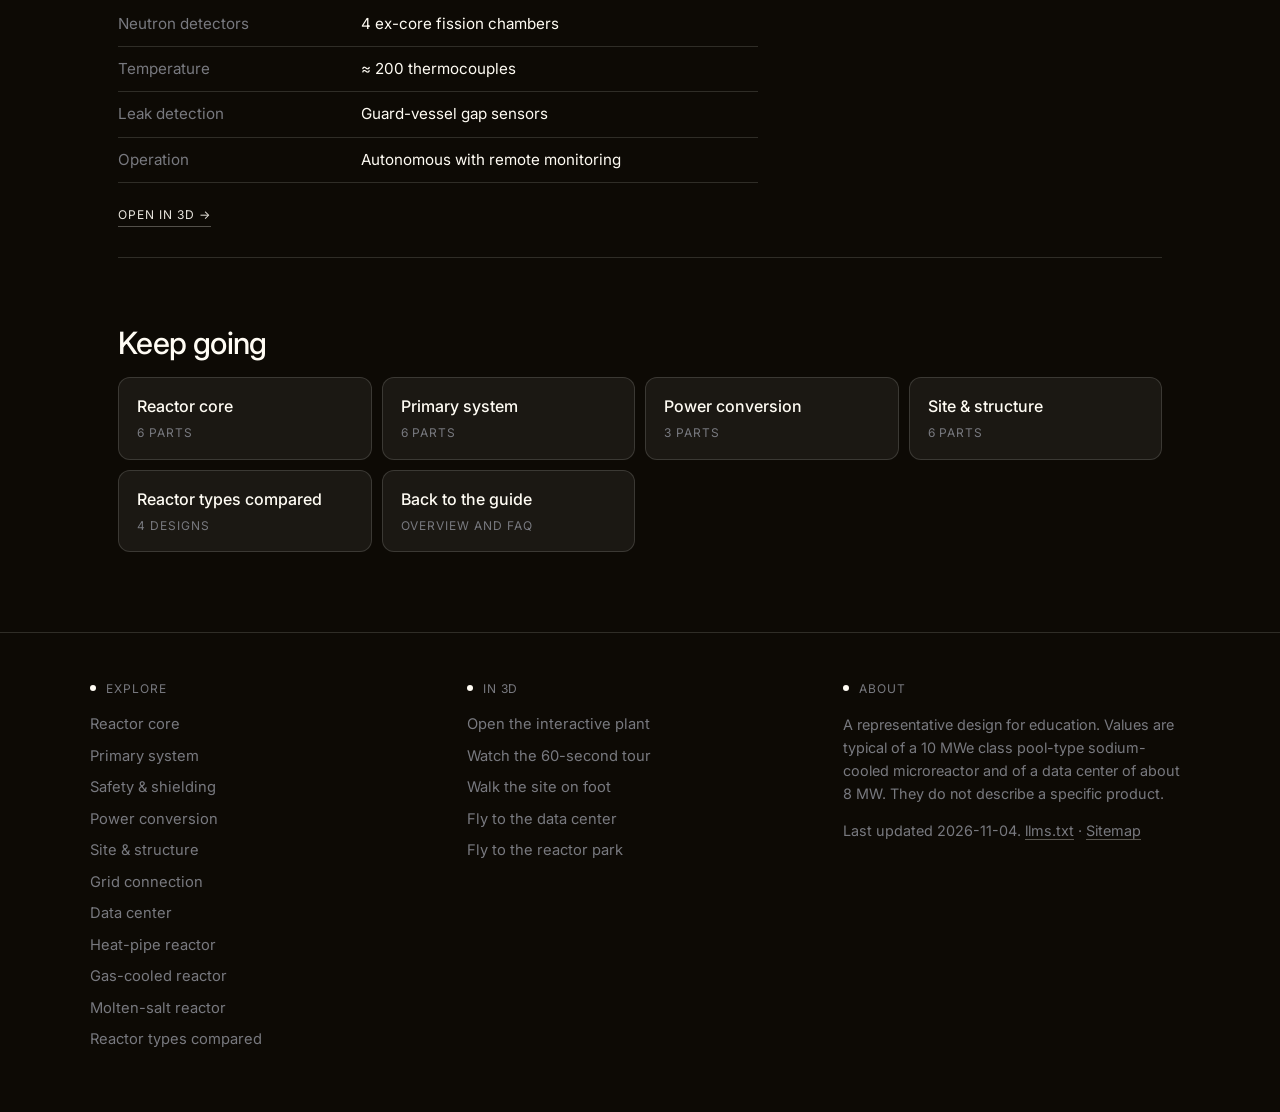
<file: guide/safety-and-shielding/index.html>
<!doctype html>
<html lang="en">
<head>
<meta charset="utf-8">
<meta name="viewport" content="width=device-width, initial-scale=1">
<title>Microreactor safety and shielding | Microreactors.org</title>
<meta name="description" content="Safety in this design comes from physics. Decay heat leaves by natural air flow with no pumps. Thick shielding lets workers approach the building. Sensors.">
<link rel="canonical" href="https://microreactors.org/guide/safety-and-shielding/">
<meta name="robots" content="index, follow, max-image-preview:large, max-snippet:-1">
<meta name="theme-color" content="#0d0a05">
<meta property="og:type" content="article">
<meta property="og:site_name" content="Microreactors.org">
<meta property="og:title" content="Safety and shielding: decay heat removal, shielding, instruments">
<meta property="og:description" content="Safety in this design comes from physics. Decay heat leaves by natural air flow with no pumps. Thick shielding lets workers approach the building. Sensors.">
<meta property="og:url" content="https://microreactors.org/guide/safety-and-shielding/">
<meta property="og:image" content="https://microreactors.org/og.png">
<meta property="og:image:width" content="1200"><meta property="og:image:height" content="630">
<meta name="twitter:card" content="summary_large_image">
<meta name="twitter:title" content="Safety and shielding: decay heat removal, shielding, instruments">
<meta name="twitter:description" content="Safety in this design comes from physics. Decay heat leaves by natural air flow with no pumps. Thick shielding lets workers approach the building. Sensors.">
<meta name="twitter:image" content="https://microreactors.org/og.png">
<link rel="icon" href="/favicon.svg" type="image/svg+xml">
<link rel="apple-touch-icon" href="/icon-192.png">
<link rel="manifest" href="/site.webmanifest">
<link rel="preconnect" href="https://fonts.googleapis.com"><link rel="preconnect" href="https://fonts.gstatic.com" crossorigin>
<link href="https://fonts.googleapis.com/css2?family=Inter:wght@400;500;600&display=swap" rel="stylesheet">
<link rel="stylesheet" href="/guide.css">
<script type="application/ld+json">{"@context":"https://schema.org","@type":"TechArticle","headline":"Safety and shielding: decay heat removal, shielding, instruments","description":"Safety in this design comes from physics. Decay heat leaves by natural air flow with no pumps. Thick shielding lets workers approach the building. Sensors report on the core in real time, and the control system acts on them. 3 parts: decay heat removal, radiation shielding.","url":"https://microreactors.org/guide/safety-and-shielding/","inLanguage":"en","dateModified":"2026-11-04","datePublished":"2026-11-01","author":{"@type":"Organization","name":"Microreactors.org","url":"https://microreactors.org/","logo":{"@type":"ImageObject","url":"https://microreactors.org/icon-512.png"}},"publisher":{"@type":"Organization","name":"Microreactors.org","url":"https://microreactors.org/","logo":{"@type":"ImageObject","url":"https://microreactors.org/icon-512.png"}},"image":"https://microreactors.org/og.png","isAccessibleForFree":true,"mainEntityOfPage":"https://microreactors.org/guide/safety-and-shielding/","about":[{"@type":"Thing","name":"Safety & shielding"},{"@type":"Thing","name":"Microreactor"}]}</script>
<script type="application/ld+json">{"@context":"https://schema.org","@type":"DefinedTermSet","name":"Safety & shielding","url":"https://microreactors.org/guide/safety-and-shielding/","hasDefinedTerm":[{"@type":"DefinedTerm","name":"Decay heat removal","description":"After shutdown the fuel still produces a few percent of full power. Air ducts around the guard vessel let natural convection carry that heat to a chimney with no pumps and no power.","url":"https://microreactors.org/guide/safety-and-shielding/#dhr"},{"@type":"DefinedTerm","name":"Radiation shielding","description":"Thick concrete and steel around the vessel absorb neutrons and gamma rays. Workers can approach the building while the reactor operates.","url":"https://microreactors.org/guide/safety-and-shielding/#shield"},{"@type":"DefinedTerm","name":"Instrumentation","description":"Neutron detectors, thermocouples, and sodium level sensors report on the core in real time. The control system uses these readings to adjust the drums automatically.","url":"https://microreactors.org/guide/safety-and-shielding/#instruments"}]}</script>
<script type="application/ld+json">{"@context":"https://schema.org","@type":"BreadcrumbList","itemListElement":[{"@type":"ListItem","position":1,"name":"Home","item":"https://microreactors.org/"},{"@type":"ListItem","position":2,"name":"Guide","item":"https://microreactors.org/guide/"},{"@type":"ListItem","position":3,"name":"Safety & shielding","item":"https://microreactors.org/guide/safety-and-shielding/"}]}</script>
</head>
<body>
<nav class="gnav" aria-label="Site"><a class="brand" href="/"><span class="dot"></span>microreactors.org</a><div class="links"><a href="/">3D model</a><a href="/guide/">Guide</a><a href="/guide/reactor-types/">Reactor types</a><a href="/guide/#faq">FAQ</a><a class="cta" href="/#intro">Watch the 60-second tour</a></div></nav>
<main class="gmain">
<ol class="crumbs"><li><a href="/">Home</a></li><li><a href="/guide/">Guide</a></li><li aria-current="page">Safety &amp; shielding</li></ol>

<header class="hero"><div class="eyebrow"><span class="dot"></span>Safety &amp; shielding</div><h1>Safety and shielding: decay heat removal, shielding, instruments</h1><p class="lead">Safety in this design comes from physics. Decay heat leaves by natural air flow with no pumps. Thick shielding lets workers approach the building. Sensors report on the core in real time, and the control system acts on them.</p>
<p class="actions"><a class="btn" href="/#dhr">Open this system in 3D</a></p>
<nav class="inpage" aria-label="Parts on this page"><ul><li><a href="#dhr">Decay heat removal</a></li><li><a href="#shield">Radiation shielding</a></li><li><a href="#instruments">Instrumentation</a></li></ul></nav></header>
<article class="part" id="dhr"><h2>Decay heat removal</h2><p>After shutdown the fuel still produces a few percent of full power. Air ducts around the guard vessel let natural convection carry that heat to a chimney with no pumps and no power.</p><table class="specs"><tbody><tr><th scope="row">Type</th><td>Reactor vessel auxiliary cooling (RVACS)</td></tr><tr><th scope="row">Capacity</th><td>≈ 1 MWt</td></tr><tr><th scope="row">Driving force</th><td>Natural draft</td></tr><tr><th scope="row">Availability</th><td>Always on, passive</td></tr></tbody></table><p class="actions"><a class="tlink" href="/#dhr">Open in 3D →</a></p></article><article class="part" id="shield"><h2>Radiation shielding</h2><p>Thick concrete and steel around the vessel absorb neutrons and gamma rays. Workers can approach the building while the reactor operates.</p><table class="specs"><tbody><tr><th scope="row">Material</th><td>Reinforced concrete and borated steel</td></tr><tr><th scope="row">Radial thickness</th><td>≈ 1.4 m</td></tr><tr><th scope="row">Top shield</th><td>Rotating shield plug</td></tr><tr><th scope="row">Design goal</th><td>Public dose limits met at site boundary</td></tr></tbody></table><p class="actions"><a class="tlink" href="/#shield">Open in 3D →</a></p></article><article class="part" id="instruments"><h2>Instrumentation</h2><p>Neutron detectors, thermocouples, and sodium level sensors report on the core in real time. The control system uses these readings to adjust the drums automatically.</p><table class="specs"><tbody><tr><th scope="row">Neutron detectors</th><td>4 ex-core fission chambers</td></tr><tr><th scope="row">Temperature</th><td>≈ 200 thermocouples</td></tr><tr><th scope="row">Leak detection</th><td>Guard-vessel gap sensors</td></tr><tr><th scope="row">Operation</th><td>Autonomous with remote monitoring</td></tr></tbody></table><p class="actions"><a class="tlink" href="/#instruments">Open in 3D →</a></p></article>
<section class="next"><h2>Keep going</h2><ul class="tocList"><li><a href="/guide/reactor-core/"><b>Reactor core</b><span>6 parts</span></a></li><li><a href="/guide/sodium-primary-system/"><b>Primary system</b><span>6 parts</span></a></li><li><a href="/guide/power-conversion/"><b>Power conversion</b><span>3 parts</span></a></li><li><a href="/guide/site-and-buildings/"><b>Site &amp; structure</b><span>6 parts</span></a></li><li><a href="/guide/reactor-types/"><b>Reactor types compared</b><span>4 designs</span></a></li><li><a href="/guide/"><b>Back to the guide</b><span>overview and FAQ</span></a></li></ul></section>
</main>
<footer class="gfoot"><div class="fgrid"><div><div class="eyebrow"><span class="dot"></span>Explore</div><ul><li><a href="/guide/reactor-core/">Reactor core</a></li><li><a href="/guide/sodium-primary-system/">Primary system</a></li><li><a href="/guide/safety-and-shielding/">Safety &amp; shielding</a></li><li><a href="/guide/power-conversion/">Power conversion</a></li><li><a href="/guide/site-and-buildings/">Site &amp; structure</a></li><li><a href="/guide/grid-connection/">Grid connection</a></li><li><a href="/guide/data-center/">Data center</a></li><li><a href="/guide/heat-pipe-microreactor/">Heat-pipe reactor</a></li><li><a href="/guide/gas-cooled-microreactor/">Gas-cooled reactor</a></li><li><a href="/guide/molten-salt-microreactor/">Molten-salt reactor</a></li><li><a href="/guide/reactor-types/">Reactor types compared</a></li></ul></div><div><div class="eyebrow"><span class="dot"></span>In 3D</div><ul><li><a href="/">Open the interactive plant</a></li><li><a href="/#intro">Watch the 60-second tour</a></li><li><a href="/#walk">Walk the site on foot</a></li><li><a href="/#view-datacenter">Fly to the data center</a></li><li><a href="/#view-park">Fly to the reactor park</a></li></ul></div><div><div class="eyebrow"><span class="dot"></span>About</div><p>A representative design for education. Values are typical of a 10 MWe class pool-type sodium-cooled microreactor and of a data center of about 8 MW. They do not describe a specific product.</p><p>Last updated 2026-11-04. <a href="/llms.txt">llms.txt</a> · <a href="/sitemap.xml">Sitemap</a></p></div></div></footer>
</body>
</html>
</file>
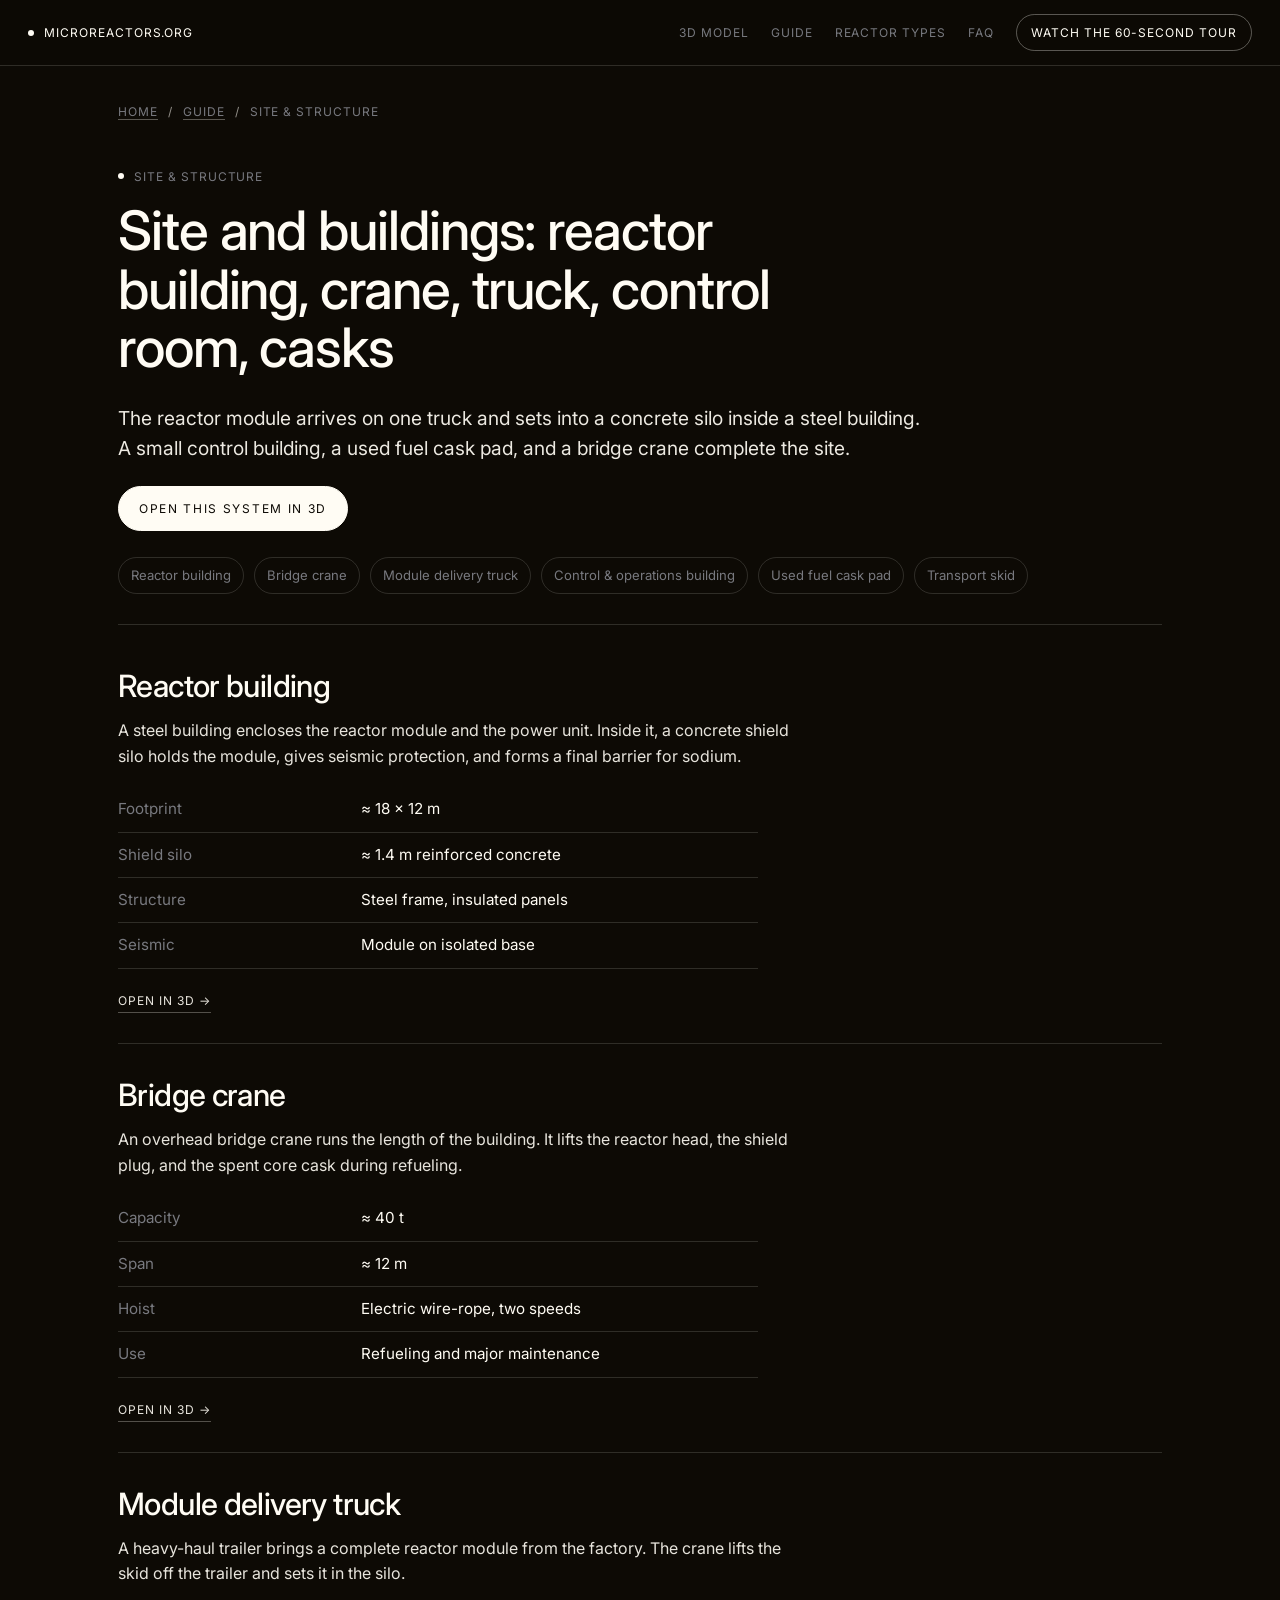
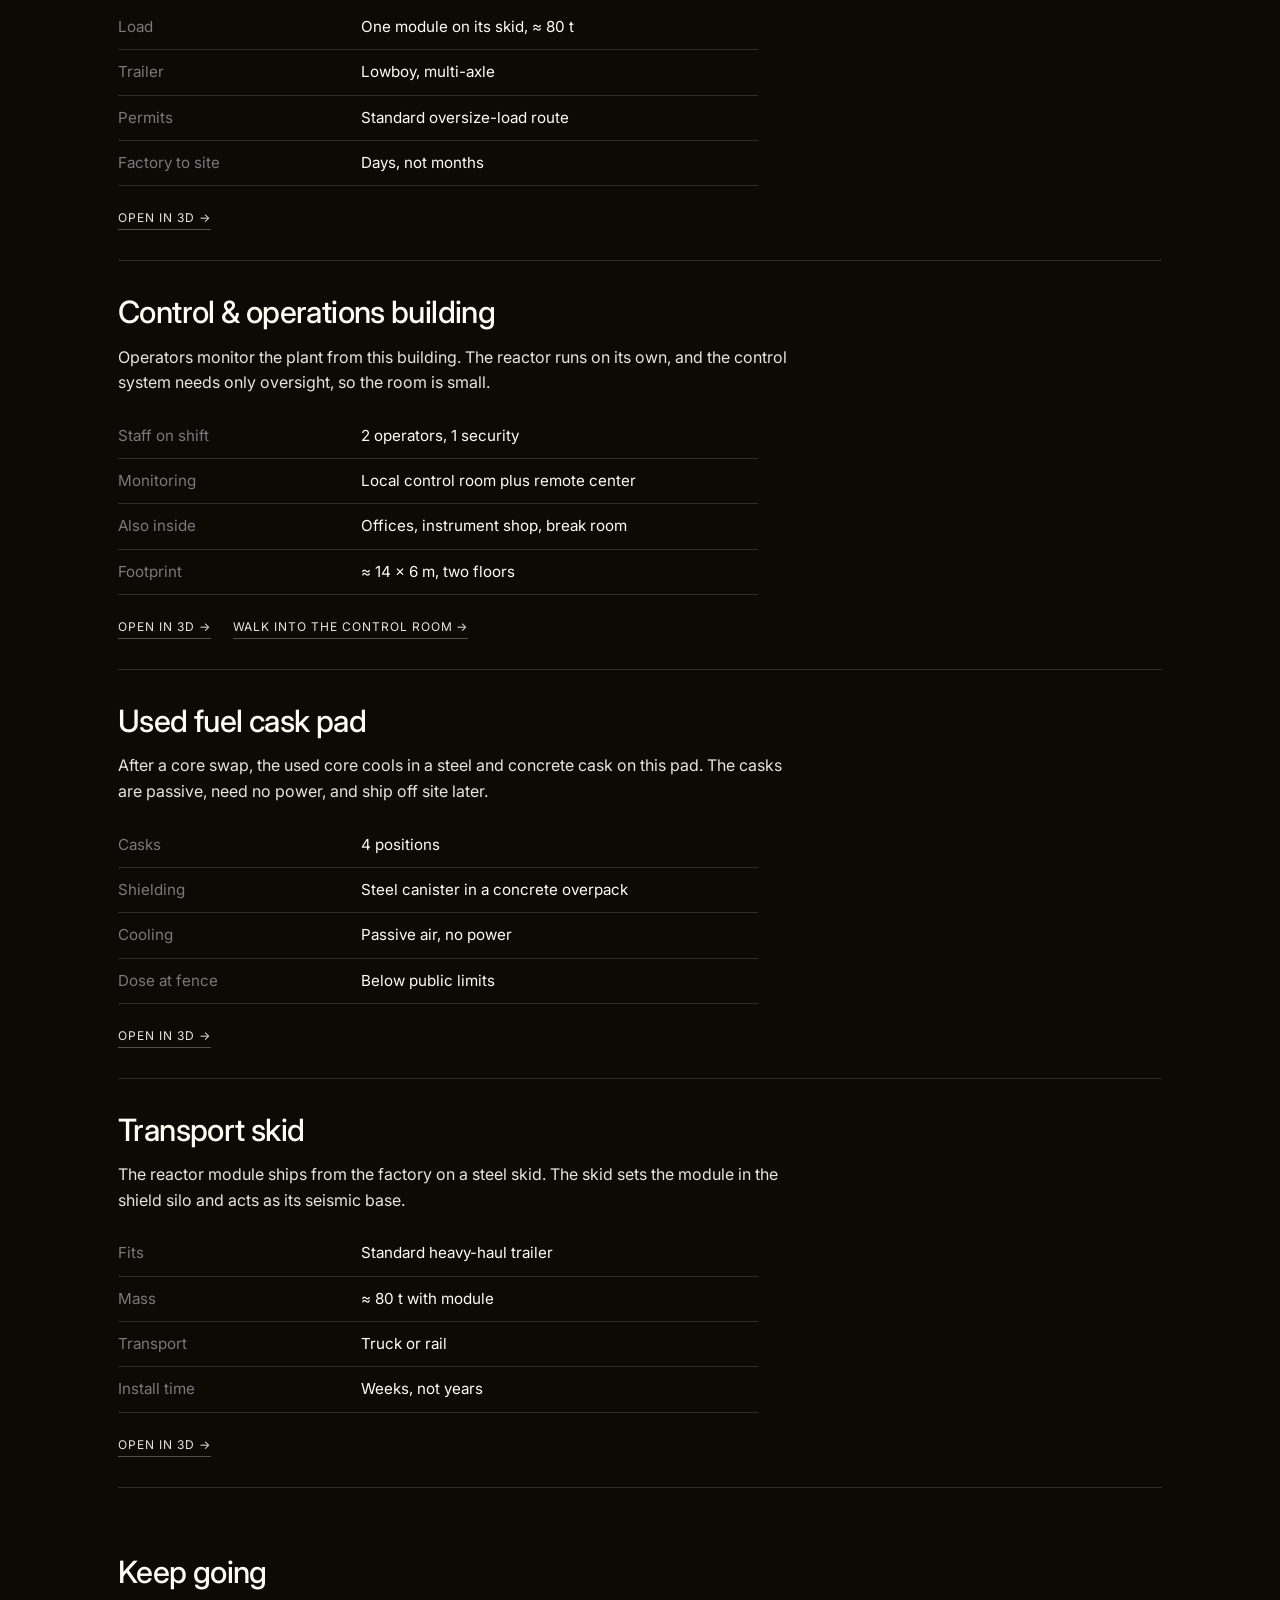
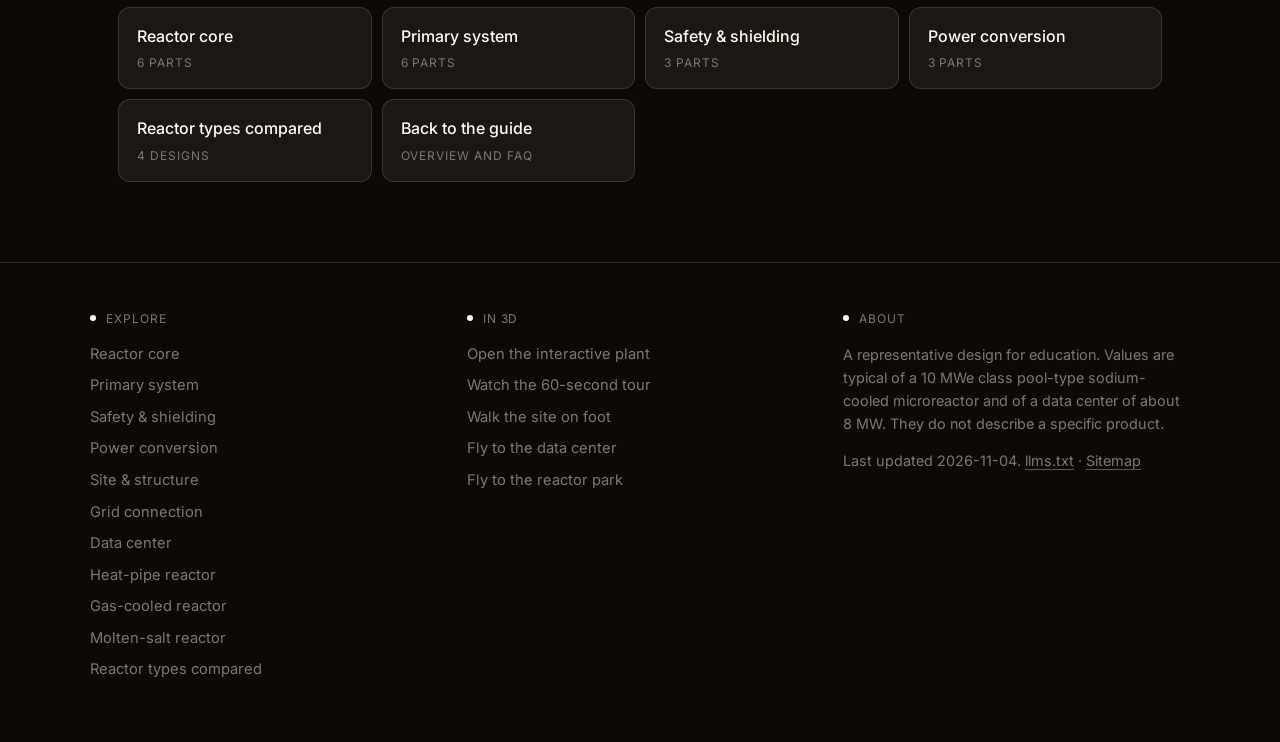
<file: guide/site-and-buildings/index.html>
<!doctype html>
<html lang="en">
<head>
<meta charset="utf-8">
<meta name="viewport" content="width=device-width, initial-scale=1">
<title>Microreactor site and buildings | Microreactors.org</title>
<meta name="description" content="The reactor module arrives on one truck and sets into a concrete silo inside a steel building. A small control building, a used fuel cask pad, and a bridge.">
<link rel="canonical" href="https://microreactors.org/guide/site-and-buildings/">
<meta name="robots" content="index, follow, max-image-preview:large, max-snippet:-1">
<meta name="theme-color" content="#0d0a05">
<meta property="og:type" content="article">
<meta property="og:site_name" content="Microreactors.org">
<meta property="og:title" content="Site and buildings: reactor building, crane, truck, control room, casks">
<meta property="og:description" content="The reactor module arrives on one truck and sets into a concrete silo inside a steel building. A small control building, a used fuel cask pad, and a bridge.">
<meta property="og:url" content="https://microreactors.org/guide/site-and-buildings/">
<meta property="og:image" content="https://microreactors.org/og.png">
<meta property="og:image:width" content="1200"><meta property="og:image:height" content="630">
<meta name="twitter:card" content="summary_large_image">
<meta name="twitter:title" content="Site and buildings: reactor building, crane, truck, control room, casks">
<meta name="twitter:description" content="The reactor module arrives on one truck and sets into a concrete silo inside a steel building. A small control building, a used fuel cask pad, and a bridge.">
<meta name="twitter:image" content="https://microreactors.org/og.png">
<link rel="icon" href="/favicon.svg" type="image/svg+xml">
<link rel="apple-touch-icon" href="/icon-192.png">
<link rel="manifest" href="/site.webmanifest">
<link rel="preconnect" href="https://fonts.googleapis.com"><link rel="preconnect" href="https://fonts.gstatic.com" crossorigin>
<link href="https://fonts.googleapis.com/css2?family=Inter:wght@400;500;600&display=swap" rel="stylesheet">
<link rel="stylesheet" href="/guide.css">
<script type="application/ld+json">{"@context":"https://schema.org","@type":"TechArticle","headline":"Site and buildings: reactor building, crane, truck, control room, casks","description":"The reactor module arrives on one truck and sets into a concrete silo inside a steel building. A small control building, a used fuel cask pad, and a bridge crane complete the site. 6 parts: reactor building, bridge crane, module delivery truck, control & operations building, used fuel.","url":"https://microreactors.org/guide/site-and-buildings/","inLanguage":"en","dateModified":"2026-11-04","datePublished":"2026-11-01","author":{"@type":"Organization","name":"Microreactors.org","url":"https://microreactors.org/","logo":{"@type":"ImageObject","url":"https://microreactors.org/icon-512.png"}},"publisher":{"@type":"Organization","name":"Microreactors.org","url":"https://microreactors.org/","logo":{"@type":"ImageObject","url":"https://microreactors.org/icon-512.png"}},"image":"https://microreactors.org/og.png","isAccessibleForFree":true,"mainEntityOfPage":"https://microreactors.org/guide/site-and-buildings/","about":[{"@type":"Thing","name":"Site & structure"},{"@type":"Thing","name":"Microreactor"}]}</script>
<script type="application/ld+json">{"@context":"https://schema.org","@type":"DefinedTermSet","name":"Site & structure","url":"https://microreactors.org/guide/site-and-buildings/","hasDefinedTerm":[{"@type":"DefinedTerm","name":"Reactor building","description":"A steel building encloses the reactor module and the power unit. Inside it, a concrete shield silo holds the module, gives seismic protection, and forms a final barrier for sodium.","url":"https://microreactors.org/guide/site-and-buildings/#building"},{"@type":"DefinedTerm","name":"Bridge crane","description":"An overhead bridge crane runs the length of the building. It lifts the reactor head, the shield plug, and the spent core cask during refueling.","url":"https://microreactors.org/guide/site-and-buildings/#crane"},{"@type":"DefinedTerm","name":"Module delivery truck","description":"A heavy-haul trailer brings a complete reactor module from the factory. The crane lifts the skid off the trailer and sets it in the silo.","url":"https://microreactors.org/guide/site-and-buildings/#truck"},{"@type":"DefinedTerm","name":"Control & operations building","description":"Operators monitor the plant from this building. The reactor runs on its own, and the control system needs only oversight, so the room is small.","url":"https://microreactors.org/guide/site-and-buildings/#control"},{"@type":"DefinedTerm","name":"Used fuel cask pad","description":"After a core swap, the used core cools in a steel and concrete cask on this pad. The casks are passive, need no power, and ship off site later.","url":"https://microreactors.org/guide/site-and-buildings/#casks"},{"@type":"DefinedTerm","name":"Transport skid","description":"The reactor module ships from the factory on a steel skid. The skid sets the module in the shield silo and acts as its seismic base.","url":"https://microreactors.org/guide/site-and-buildings/#skid"}]}</script>
<script type="application/ld+json">{"@context":"https://schema.org","@type":"BreadcrumbList","itemListElement":[{"@type":"ListItem","position":1,"name":"Home","item":"https://microreactors.org/"},{"@type":"ListItem","position":2,"name":"Guide","item":"https://microreactors.org/guide/"},{"@type":"ListItem","position":3,"name":"Site & structure","item":"https://microreactors.org/guide/site-and-buildings/"}]}</script>
</head>
<body>
<nav class="gnav" aria-label="Site"><a class="brand" href="/"><span class="dot"></span>microreactors.org</a><div class="links"><a href="/">3D model</a><a href="/guide/">Guide</a><a href="/guide/reactor-types/">Reactor types</a><a href="/guide/#faq">FAQ</a><a class="cta" href="/#intro">Watch the 60-second tour</a></div></nav>
<main class="gmain">
<ol class="crumbs"><li><a href="/">Home</a></li><li><a href="/guide/">Guide</a></li><li aria-current="page">Site &amp; structure</li></ol>

<header class="hero"><div class="eyebrow"><span class="dot"></span>Site &amp; structure</div><h1>Site and buildings: reactor building, crane, truck, control room, casks</h1><p class="lead">The reactor module arrives on one truck and sets into a concrete silo inside a steel building. A small control building, a used fuel cask pad, and a bridge crane complete the site.</p>
<p class="actions"><a class="btn" href="/#building">Open this system in 3D</a></p>
<nav class="inpage" aria-label="Parts on this page"><ul><li><a href="#building">Reactor building</a></li><li><a href="#crane">Bridge crane</a></li><li><a href="#truck">Module delivery truck</a></li><li><a href="#control">Control &amp; operations building</a></li><li><a href="#casks">Used fuel cask pad</a></li><li><a href="#skid">Transport skid</a></li></ul></nav></header>
<article class="part" id="building"><h2>Reactor building</h2><p>A steel building encloses the reactor module and the power unit. Inside it, a concrete shield silo holds the module, gives seismic protection, and forms a final barrier for sodium.</p><table class="specs"><tbody><tr><th scope="row">Footprint</th><td>≈ 18 × 12 m</td></tr><tr><th scope="row">Shield silo</th><td>≈ 1.4 m reinforced concrete</td></tr><tr><th scope="row">Structure</th><td>Steel frame, insulated panels</td></tr><tr><th scope="row">Seismic</th><td>Module on isolated base</td></tr></tbody></table><p class="actions"><a class="tlink" href="/#building">Open in 3D →</a></p></article><article class="part" id="crane"><h2>Bridge crane</h2><p>An overhead bridge crane runs the length of the building. It lifts the reactor head, the shield plug, and the spent core cask during refueling.</p><table class="specs"><tbody><tr><th scope="row">Capacity</th><td>≈ 40 t</td></tr><tr><th scope="row">Span</th><td>≈ 12 m</td></tr><tr><th scope="row">Hoist</th><td>Electric wire-rope, two speeds</td></tr><tr><th scope="row">Use</th><td>Refueling and major maintenance</td></tr></tbody></table><p class="actions"><a class="tlink" href="/#crane">Open in 3D →</a></p></article><article class="part" id="truck"><h2>Module delivery truck</h2><p>A heavy-haul trailer brings a complete reactor module from the factory. The crane lifts the skid off the trailer and sets it in the silo.</p><table class="specs"><tbody><tr><th scope="row">Load</th><td>One module on its skid, ≈ 80 t</td></tr><tr><th scope="row">Trailer</th><td>Lowboy, multi-axle</td></tr><tr><th scope="row">Permits</th><td>Standard oversize-load route</td></tr><tr><th scope="row">Factory to site</th><td>Days, not months</td></tr></tbody></table><p class="actions"><a class="tlink" href="/#truck">Open in 3D →</a></p></article><article class="part" id="control"><h2>Control &amp; operations building</h2><p>Operators monitor the plant from this building. The reactor runs on its own, and the control system needs only oversight, so the room is small.</p><table class="specs"><tbody><tr><th scope="row">Staff on shift</th><td>2 operators, 1 security</td></tr><tr><th scope="row">Monitoring</th><td>Local control room plus remote center</td></tr><tr><th scope="row">Also inside</th><td>Offices, instrument shop, break room</td></tr><tr><th scope="row">Footprint</th><td>≈ 14 × 6 m, two floors</td></tr></tbody></table><p class="actions"><a class="tlink" href="/#control">Open in 3D →</a><a class="tlink" href="/#walk">Walk into the control room →</a></p></article><article class="part" id="casks"><h2>Used fuel cask pad</h2><p>After a core swap, the used core cools in a steel and concrete cask on this pad. The casks are passive, need no power, and ship off site later.</p><table class="specs"><tbody><tr><th scope="row">Casks</th><td>4 positions</td></tr><tr><th scope="row">Shielding</th><td>Steel canister in a concrete overpack</td></tr><tr><th scope="row">Cooling</th><td>Passive air, no power</td></tr><tr><th scope="row">Dose at fence</th><td>Below public limits</td></tr></tbody></table><p class="actions"><a class="tlink" href="/#casks">Open in 3D →</a></p></article><article class="part" id="skid"><h2>Transport skid</h2><p>The reactor module ships from the factory on a steel skid. The skid sets the module in the shield silo and acts as its seismic base.</p><table class="specs"><tbody><tr><th scope="row">Fits</th><td>Standard heavy-haul trailer</td></tr><tr><th scope="row">Mass</th><td>≈ 80 t with module</td></tr><tr><th scope="row">Transport</th><td>Truck or rail</td></tr><tr><th scope="row">Install time</th><td>Weeks, not years</td></tr></tbody></table><p class="actions"><a class="tlink" href="/#skid">Open in 3D →</a></p></article>
<section class="next"><h2>Keep going</h2><ul class="tocList"><li><a href="/guide/reactor-core/"><b>Reactor core</b><span>6 parts</span></a></li><li><a href="/guide/sodium-primary-system/"><b>Primary system</b><span>6 parts</span></a></li><li><a href="/guide/safety-and-shielding/"><b>Safety &amp; shielding</b><span>3 parts</span></a></li><li><a href="/guide/power-conversion/"><b>Power conversion</b><span>3 parts</span></a></li><li><a href="/guide/reactor-types/"><b>Reactor types compared</b><span>4 designs</span></a></li><li><a href="/guide/"><b>Back to the guide</b><span>overview and FAQ</span></a></li></ul></section>
</main>
<footer class="gfoot"><div class="fgrid"><div><div class="eyebrow"><span class="dot"></span>Explore</div><ul><li><a href="/guide/reactor-core/">Reactor core</a></li><li><a href="/guide/sodium-primary-system/">Primary system</a></li><li><a href="/guide/safety-and-shielding/">Safety &amp; shielding</a></li><li><a href="/guide/power-conversion/">Power conversion</a></li><li><a href="/guide/site-and-buildings/">Site &amp; structure</a></li><li><a href="/guide/grid-connection/">Grid connection</a></li><li><a href="/guide/data-center/">Data center</a></li><li><a href="/guide/heat-pipe-microreactor/">Heat-pipe reactor</a></li><li><a href="/guide/gas-cooled-microreactor/">Gas-cooled reactor</a></li><li><a href="/guide/molten-salt-microreactor/">Molten-salt reactor</a></li><li><a href="/guide/reactor-types/">Reactor types compared</a></li></ul></div><div><div class="eyebrow"><span class="dot"></span>In 3D</div><ul><li><a href="/">Open the interactive plant</a></li><li><a href="/#intro">Watch the 60-second tour</a></li><li><a href="/#walk">Walk the site on foot</a></li><li><a href="/#view-datacenter">Fly to the data center</a></li><li><a href="/#view-park">Fly to the reactor park</a></li></ul></div><div><div class="eyebrow"><span class="dot"></span>About</div><p>A representative design for education. Values are typical of a 10 MWe class pool-type sodium-cooled microreactor and of a data center of about 8 MW. They do not describe a specific product.</p><p>Last updated 2026-11-04. <a href="/llms.txt">llms.txt</a> · <a href="/sitemap.xml">Sitemap</a></p></div></div></footer>
</body>
</html>
</file>
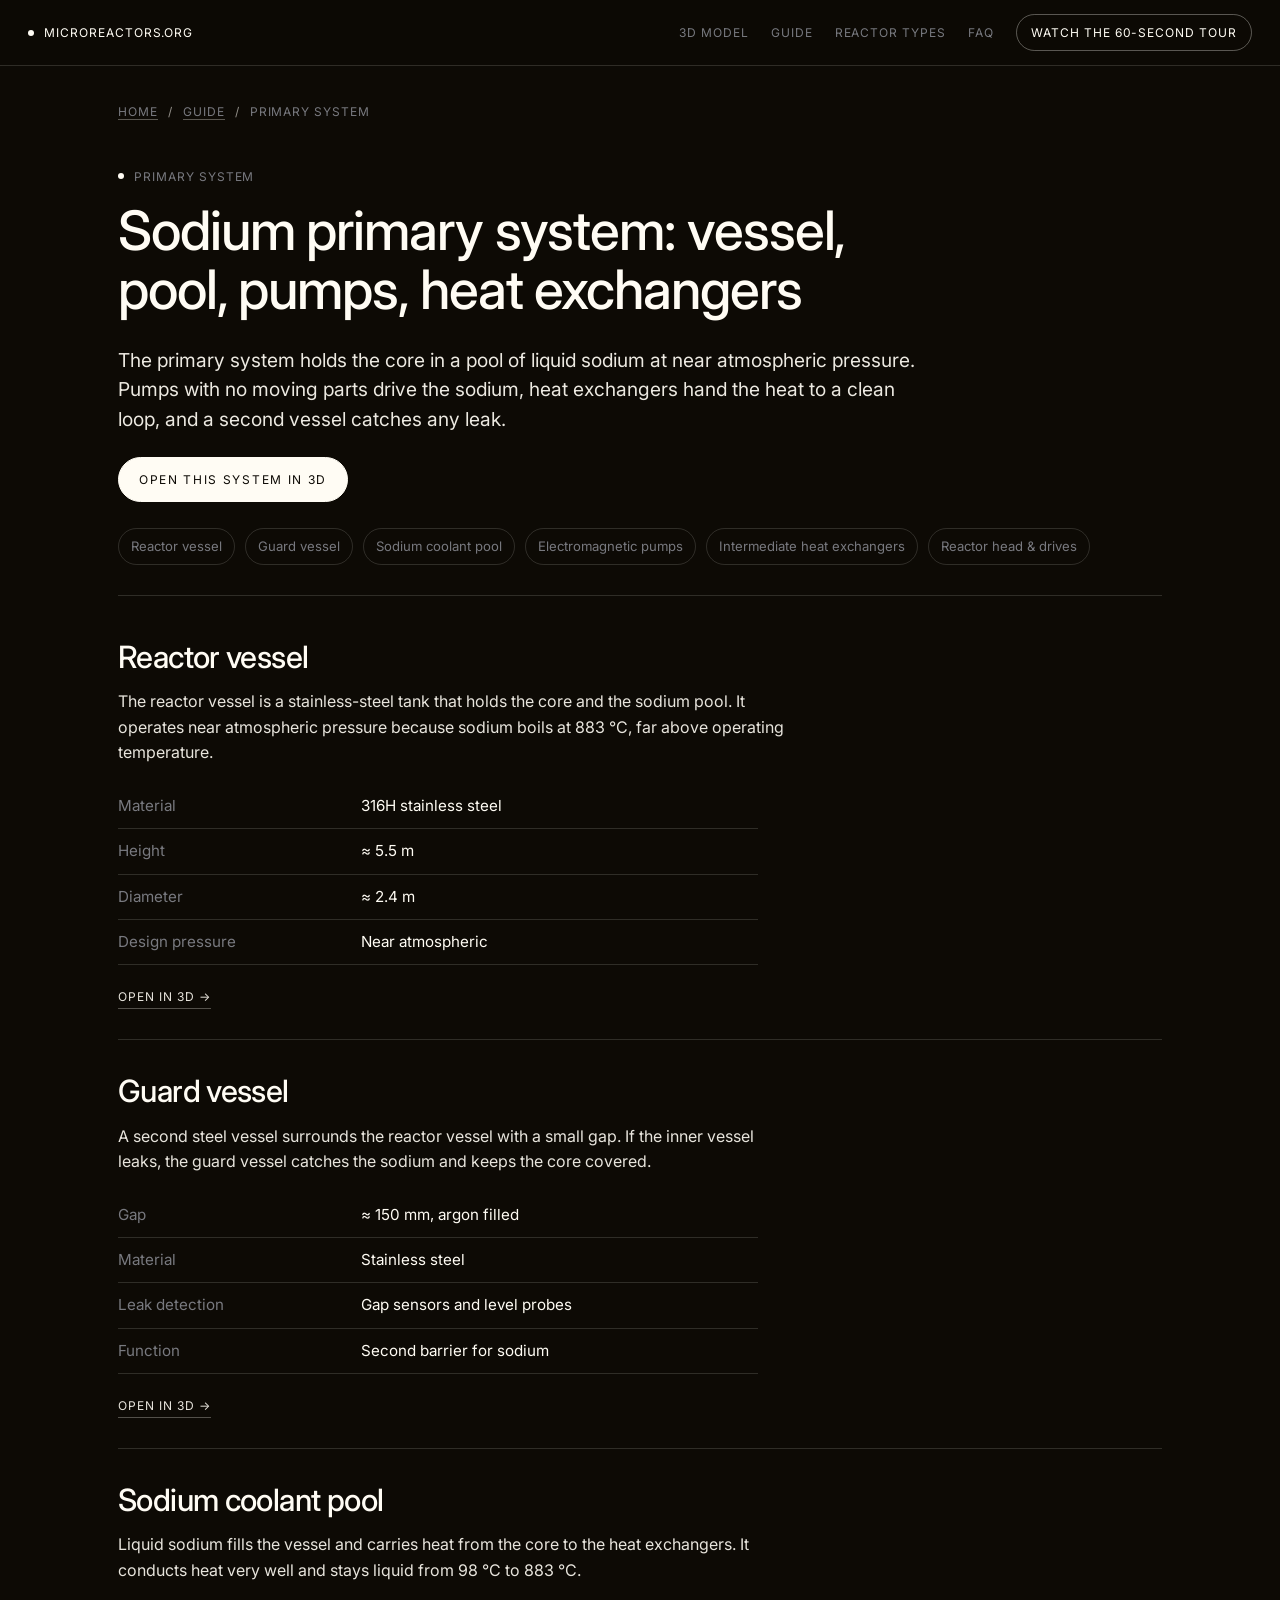
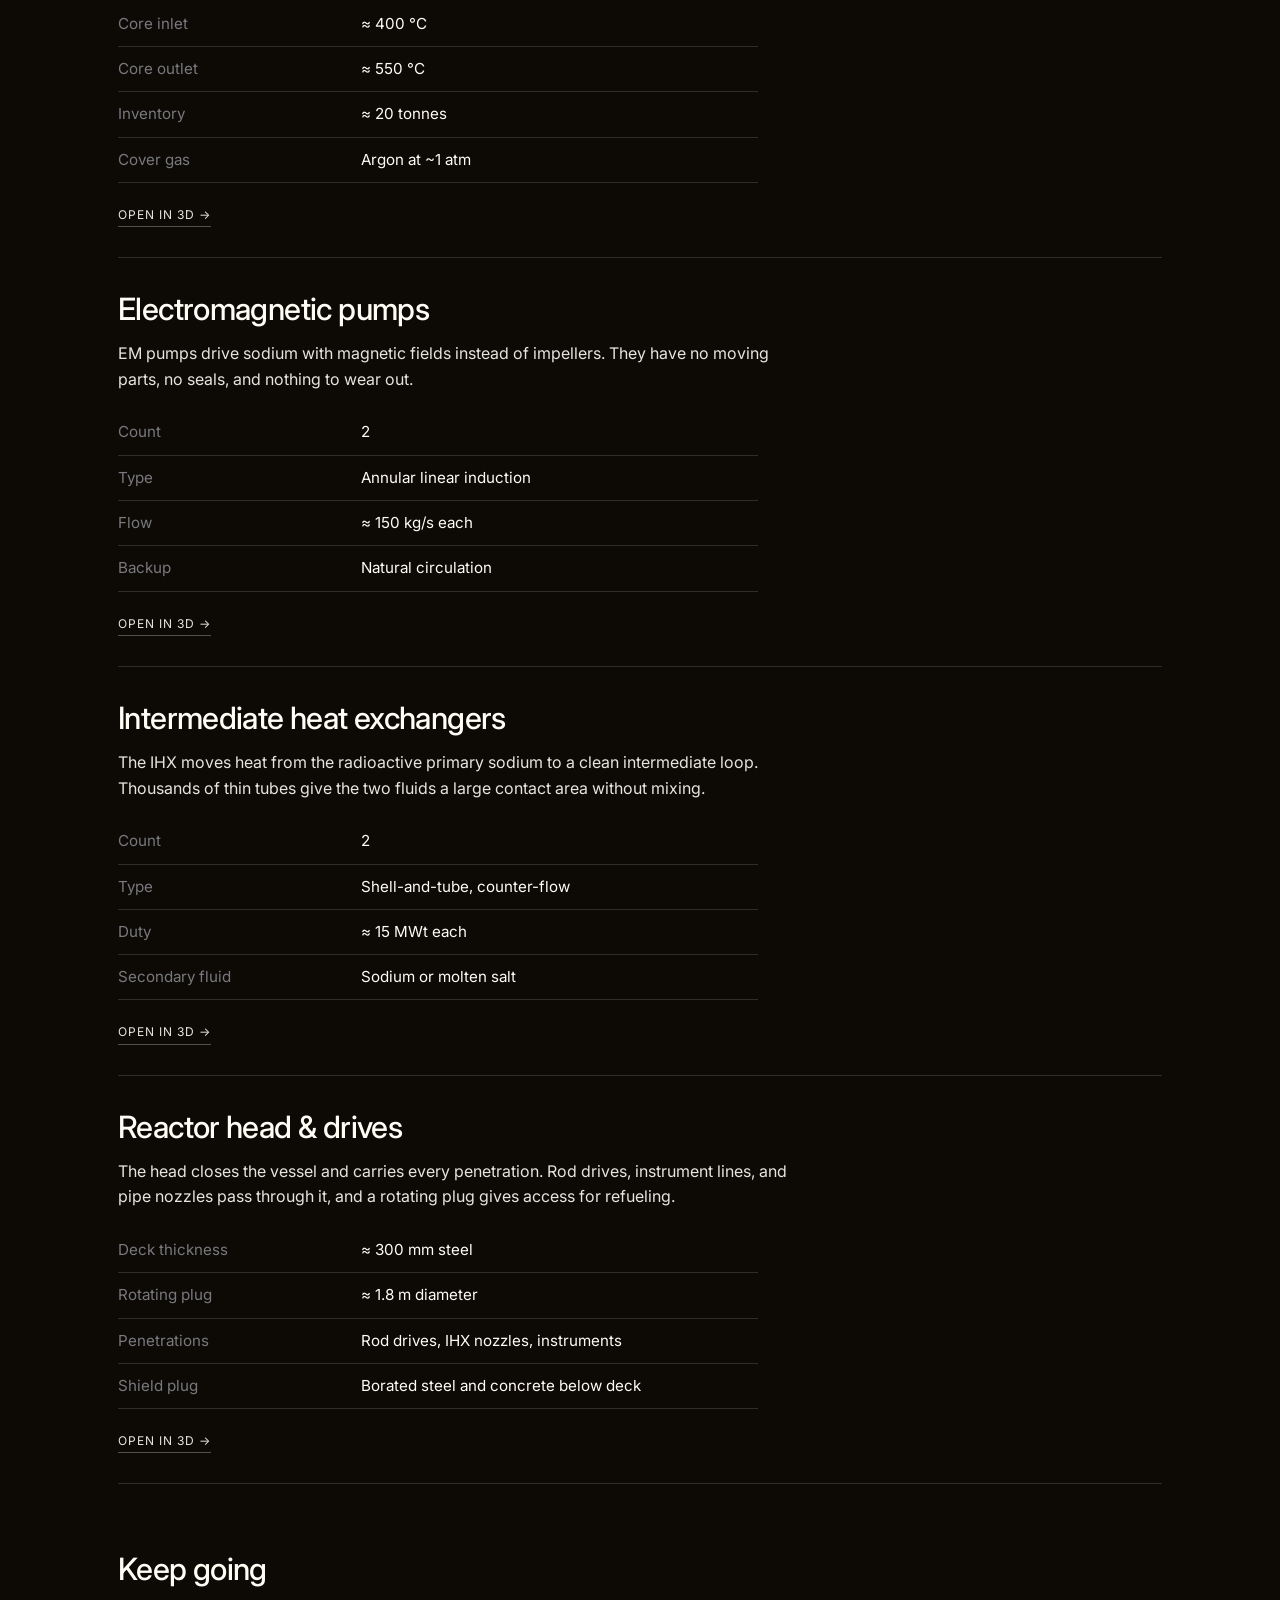
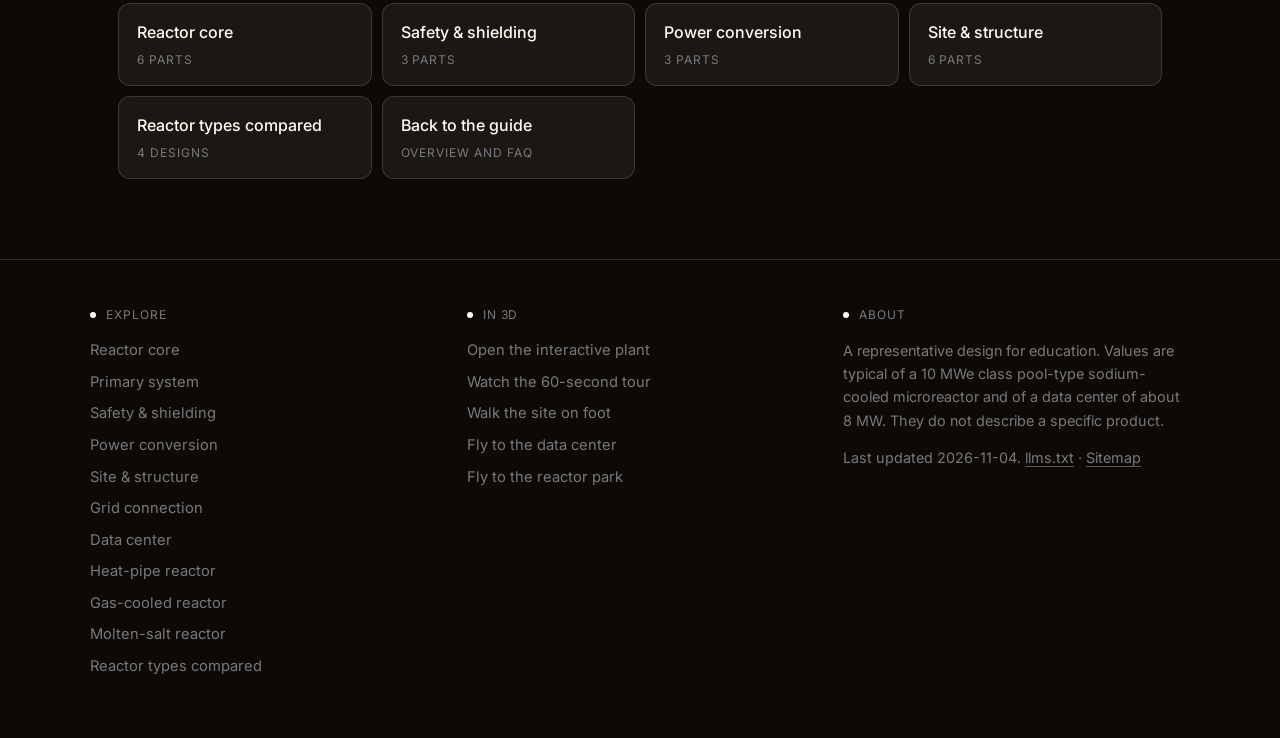
<file: guide/sodium-primary-system/index.html>
<!doctype html>
<html lang="en">
<head>
<meta charset="utf-8">
<meta name="viewport" content="width=device-width, initial-scale=1">
<title>Sodium primary system of a microreactor | Microreactors.org</title>
<meta name="description" content="The primary system holds the core in a pool of liquid sodium at near atmospheric pressure. Pumps with no moving parts drive the sodium, heat exchangers hand.">
<link rel="canonical" href="https://microreactors.org/guide/sodium-primary-system/">
<meta name="robots" content="index, follow, max-image-preview:large, max-snippet:-1">
<meta name="theme-color" content="#0d0a05">
<meta property="og:type" content="article">
<meta property="og:site_name" content="Microreactors.org">
<meta property="og:title" content="Sodium primary system: vessel, pool, pumps, heat exchangers">
<meta property="og:description" content="The primary system holds the core in a pool of liquid sodium at near atmospheric pressure. Pumps with no moving parts drive the sodium, heat exchangers hand.">
<meta property="og:url" content="https://microreactors.org/guide/sodium-primary-system/">
<meta property="og:image" content="https://microreactors.org/og.png">
<meta property="og:image:width" content="1200"><meta property="og:image:height" content="630">
<meta name="twitter:card" content="summary_large_image">
<meta name="twitter:title" content="Sodium primary system: vessel, pool, pumps, heat exchangers">
<meta name="twitter:description" content="The primary system holds the core in a pool of liquid sodium at near atmospheric pressure. Pumps with no moving parts drive the sodium, heat exchangers hand.">
<meta name="twitter:image" content="https://microreactors.org/og.png">
<link rel="icon" href="/favicon.svg" type="image/svg+xml">
<link rel="apple-touch-icon" href="/icon-192.png">
<link rel="manifest" href="/site.webmanifest">
<link rel="preconnect" href="https://fonts.googleapis.com"><link rel="preconnect" href="https://fonts.gstatic.com" crossorigin>
<link href="https://fonts.googleapis.com/css2?family=Inter:wght@400;500;600&display=swap" rel="stylesheet">
<link rel="stylesheet" href="/guide.css">
<script type="application/ld+json">{"@context":"https://schema.org","@type":"TechArticle","headline":"Sodium primary system: vessel, pool, pumps, heat exchangers","description":"The primary system holds the core in a pool of liquid sodium at near atmospheric pressure. Pumps with no moving parts drive the sodium, heat exchangers hand the heat to a clean loop, and a second vessel catches any leak. 6 parts: reactor vessel, guard vessel, sodium coolant pool.","url":"https://microreactors.org/guide/sodium-primary-system/","inLanguage":"en","dateModified":"2026-11-04","datePublished":"2026-11-01","author":{"@type":"Organization","name":"Microreactors.org","url":"https://microreactors.org/","logo":{"@type":"ImageObject","url":"https://microreactors.org/icon-512.png"}},"publisher":{"@type":"Organization","name":"Microreactors.org","url":"https://microreactors.org/","logo":{"@type":"ImageObject","url":"https://microreactors.org/icon-512.png"}},"image":"https://microreactors.org/og.png","isAccessibleForFree":true,"mainEntityOfPage":"https://microreactors.org/guide/sodium-primary-system/","about":[{"@type":"Thing","name":"Primary system"},{"@type":"Thing","name":"Microreactor"}]}</script>
<script type="application/ld+json">{"@context":"https://schema.org","@type":"DefinedTermSet","name":"Primary system","url":"https://microreactors.org/guide/sodium-primary-system/","hasDefinedTerm":[{"@type":"DefinedTerm","name":"Reactor vessel","description":"The reactor vessel is a stainless-steel tank that holds the core and the sodium pool. It operates near atmospheric pressure because sodium boils at 883 °C, far above operating temperature.","url":"https://microreactors.org/guide/sodium-primary-system/#vessel"},{"@type":"DefinedTerm","name":"Guard vessel","description":"A second steel vessel surrounds the reactor vessel with a small gap. If the inner vessel leaks, the guard vessel catches the sodium and keeps the core covered.","url":"https://microreactors.org/guide/sodium-primary-system/#guard"},{"@type":"DefinedTerm","name":"Sodium coolant pool","description":"Liquid sodium fills the vessel and carries heat from the core to the heat exchangers. It conducts heat very well and stays liquid from 98 °C to 883 °C.","url":"https://microreactors.org/guide/sodium-primary-system/#sodium"},{"@type":"DefinedTerm","name":"Electromagnetic pumps","description":"EM pumps drive sodium with magnetic fields instead of impellers. They have no moving parts, no seals, and nothing to wear out.","url":"https://microreactors.org/guide/sodium-primary-system/#pumps"},{"@type":"DefinedTerm","name":"Intermediate heat exchangers","description":"The IHX moves heat from the radioactive primary sodium to a clean intermediate loop. Thousands of thin tubes give the two fluids a large contact area without mixing.","url":"https://microreactors.org/guide/sodium-primary-system/#ihx"},{"@type":"DefinedTerm","name":"Reactor head & drives","description":"The head closes the vessel and carries every penetration. Rod drives, instrument lines, and pipe nozzles pass through it, and a rotating plug gives access for refueling.","url":"https://microreactors.org/guide/sodium-primary-system/#head"}]}</script>
<script type="application/ld+json">{"@context":"https://schema.org","@type":"BreadcrumbList","itemListElement":[{"@type":"ListItem","position":1,"name":"Home","item":"https://microreactors.org/"},{"@type":"ListItem","position":2,"name":"Guide","item":"https://microreactors.org/guide/"},{"@type":"ListItem","position":3,"name":"Primary system","item":"https://microreactors.org/guide/sodium-primary-system/"}]}</script>
</head>
<body>
<nav class="gnav" aria-label="Site"><a class="brand" href="/"><span class="dot"></span>microreactors.org</a><div class="links"><a href="/">3D model</a><a href="/guide/">Guide</a><a href="/guide/reactor-types/">Reactor types</a><a href="/guide/#faq">FAQ</a><a class="cta" href="/#intro">Watch the 60-second tour</a></div></nav>
<main class="gmain">
<ol class="crumbs"><li><a href="/">Home</a></li><li><a href="/guide/">Guide</a></li><li aria-current="page">Primary system</li></ol>

<header class="hero"><div class="eyebrow"><span class="dot"></span>Primary system</div><h1>Sodium primary system: vessel, pool, pumps, heat exchangers</h1><p class="lead">The primary system holds the core in a pool of liquid sodium at near atmospheric pressure. Pumps with no moving parts drive the sodium, heat exchangers hand the heat to a clean loop, and a second vessel catches any leak.</p>
<p class="actions"><a class="btn" href="/#vessel">Open this system in 3D</a></p>
<nav class="inpage" aria-label="Parts on this page"><ul><li><a href="#vessel">Reactor vessel</a></li><li><a href="#guard">Guard vessel</a></li><li><a href="#sodium">Sodium coolant pool</a></li><li><a href="#pumps">Electromagnetic pumps</a></li><li><a href="#ihx">Intermediate heat exchangers</a></li><li><a href="#head">Reactor head &amp; drives</a></li></ul></nav></header>
<article class="part" id="vessel"><h2>Reactor vessel</h2><p>The reactor vessel is a stainless-steel tank that holds the core and the sodium pool. It operates near atmospheric pressure because sodium boils at 883 °C, far above operating temperature.</p><table class="specs"><tbody><tr><th scope="row">Material</th><td>316H stainless steel</td></tr><tr><th scope="row">Height</th><td>≈ 5.5 m</td></tr><tr><th scope="row">Diameter</th><td>≈ 2.4 m</td></tr><tr><th scope="row">Design pressure</th><td>Near atmospheric</td></tr></tbody></table><p class="actions"><a class="tlink" href="/#vessel">Open in 3D →</a></p></article><article class="part" id="guard"><h2>Guard vessel</h2><p>A second steel vessel surrounds the reactor vessel with a small gap. If the inner vessel leaks, the guard vessel catches the sodium and keeps the core covered.</p><table class="specs"><tbody><tr><th scope="row">Gap</th><td>≈ 150 mm, argon filled</td></tr><tr><th scope="row">Material</th><td>Stainless steel</td></tr><tr><th scope="row">Leak detection</th><td>Gap sensors and level probes</td></tr><tr><th scope="row">Function</th><td>Second barrier for sodium</td></tr></tbody></table><p class="actions"><a class="tlink" href="/#guard">Open in 3D →</a></p></article><article class="part" id="sodium"><h2>Sodium coolant pool</h2><p>Liquid sodium fills the vessel and carries heat from the core to the heat exchangers. It conducts heat very well and stays liquid from 98 °C to 883 °C.</p><table class="specs"><tbody><tr><th scope="row">Core inlet</th><td>≈ 400 °C</td></tr><tr><th scope="row">Core outlet</th><td>≈ 550 °C</td></tr><tr><th scope="row">Inventory</th><td>≈ 20 tonnes</td></tr><tr><th scope="row">Cover gas</th><td>Argon at ~1 atm</td></tr></tbody></table><p class="actions"><a class="tlink" href="/#sodium">Open in 3D →</a></p></article><article class="part" id="pumps"><h2>Electromagnetic pumps</h2><p>EM pumps drive sodium with magnetic fields instead of impellers. They have no moving parts, no seals, and nothing to wear out.</p><table class="specs"><tbody><tr><th scope="row">Count</th><td>2</td></tr><tr><th scope="row">Type</th><td>Annular linear induction</td></tr><tr><th scope="row">Flow</th><td>≈ 150 kg/s each</td></tr><tr><th scope="row">Backup</th><td>Natural circulation</td></tr></tbody></table><p class="actions"><a class="tlink" href="/#pumps">Open in 3D →</a></p></article><article class="part" id="ihx"><h2>Intermediate heat exchangers</h2><p>The IHX moves heat from the radioactive primary sodium to a clean intermediate loop. Thousands of thin tubes give the two fluids a large contact area without mixing.</p><table class="specs"><tbody><tr><th scope="row">Count</th><td>2</td></tr><tr><th scope="row">Type</th><td>Shell-and-tube, counter-flow</td></tr><tr><th scope="row">Duty</th><td>≈ 15 MWt each</td></tr><tr><th scope="row">Secondary fluid</th><td>Sodium or molten salt</td></tr></tbody></table><p class="actions"><a class="tlink" href="/#ihx">Open in 3D →</a></p></article><article class="part" id="head"><h2>Reactor head &amp; drives</h2><p>The head closes the vessel and carries every penetration. Rod drives, instrument lines, and pipe nozzles pass through it, and a rotating plug gives access for refueling.</p><table class="specs"><tbody><tr><th scope="row">Deck thickness</th><td>≈ 300 mm steel</td></tr><tr><th scope="row">Rotating plug</th><td>≈ 1.8 m diameter</td></tr><tr><th scope="row">Penetrations</th><td>Rod drives, IHX nozzles, instruments</td></tr><tr><th scope="row">Shield plug</th><td>Borated steel and concrete below deck</td></tr></tbody></table><p class="actions"><a class="tlink" href="/#head">Open in 3D →</a></p></article>
<section class="next"><h2>Keep going</h2><ul class="tocList"><li><a href="/guide/reactor-core/"><b>Reactor core</b><span>6 parts</span></a></li><li><a href="/guide/safety-and-shielding/"><b>Safety &amp; shielding</b><span>3 parts</span></a></li><li><a href="/guide/power-conversion/"><b>Power conversion</b><span>3 parts</span></a></li><li><a href="/guide/site-and-buildings/"><b>Site &amp; structure</b><span>6 parts</span></a></li><li><a href="/guide/reactor-types/"><b>Reactor types compared</b><span>4 designs</span></a></li><li><a href="/guide/"><b>Back to the guide</b><span>overview and FAQ</span></a></li></ul></section>
</main>
<footer class="gfoot"><div class="fgrid"><div><div class="eyebrow"><span class="dot"></span>Explore</div><ul><li><a href="/guide/reactor-core/">Reactor core</a></li><li><a href="/guide/sodium-primary-system/">Primary system</a></li><li><a href="/guide/safety-and-shielding/">Safety &amp; shielding</a></li><li><a href="/guide/power-conversion/">Power conversion</a></li><li><a href="/guide/site-and-buildings/">Site &amp; structure</a></li><li><a href="/guide/grid-connection/">Grid connection</a></li><li><a href="/guide/data-center/">Data center</a></li><li><a href="/guide/heat-pipe-microreactor/">Heat-pipe reactor</a></li><li><a href="/guide/gas-cooled-microreactor/">Gas-cooled reactor</a></li><li><a href="/guide/molten-salt-microreactor/">Molten-salt reactor</a></li><li><a href="/guide/reactor-types/">Reactor types compared</a></li></ul></div><div><div class="eyebrow"><span class="dot"></span>In 3D</div><ul><li><a href="/">Open the interactive plant</a></li><li><a href="/#intro">Watch the 60-second tour</a></li><li><a href="/#walk">Walk the site on foot</a></li><li><a href="/#view-datacenter">Fly to the data center</a></li><li><a href="/#view-park">Fly to the reactor park</a></li></ul></div><div><div class="eyebrow"><span class="dot"></span>About</div><p>A representative design for education. Values are typical of a 10 MWe class pool-type sodium-cooled microreactor and of a data center of about 8 MW. They do not describe a specific product.</p><p>Last updated 2026-11-04. <a href="/llms.txt">llms.txt</a> · <a href="/sitemap.xml">Sitemap</a></p></div></div></footer>
</body>
</html>
</file>
<file: guide.css>
/* Static guide pages: the same tokens as the 3D app, laid out for reading. */
:root {
  --black: #0d0a05; --white: #fffcf4; --grey: #78797f;
  --bg: var(--black); --fg: var(--white); --fg-2: var(--grey); --fg-3: rgba(255,252,244,.55);
  --line: rgba(255,252,244,.14); --line-strong: rgba(255,252,244,.32); --surface: rgba(255,252,244,.06); --surface-2: rgba(255,252,244,.1);
  --font: 'Aspekta', 'Inter', system-ui, -apple-system, 'Helvetica Neue', Arial, sans-serif;
  --fs-label: 0.75rem; --track-label: 0.08em; --radius: 12px; --ease: cubic-bezier(.22,.61,.36,1);
  --measure: 68ch;
}
* { box-sizing: border-box; }
html { background: var(--bg); color: var(--fg); font: 400 1rem/1.6 var(--font); -webkit-text-size-adjust: 100%; scroll-behavior: smooth; }
body { margin: 0; min-height: 100vh; background: radial-gradient(1200px 600px at 70% -10%, rgba(255,176,103,.08), transparent 60%), var(--bg); }
a { color: inherit; text-decoration: none; }
p a, li a { border-bottom: 1px solid var(--line-strong); }
p a:hover, li a:hover { border-color: var(--fg); }
h1, h2, h3 { font-weight: 500; letter-spacing: -0.02em; line-height: 1.08; margin: 0 0 .5em; }
h1 { font-size: clamp(2rem, 4.6vw, 3.4rem); }
h2 { font-size: clamp(1.45rem, 2.4vw, 2rem); margin-top: 2.2em; }
h3 { font-size: 1.15rem; }
.eyebrow { display: inline-flex; align-items: center; gap: 10px; font-size: var(--fs-label); letter-spacing: var(--track-label); text-transform: uppercase; color: var(--fg-2); }
.dot { width: 6px; height: 6px; border-radius: 50%; background: var(--fg); display: inline-block; }

/* nav */
.gnav { position: sticky; top: 0; z-index: 5; display: flex; align-items: center; justify-content: space-between; gap: 18px; padding: 14px 28px; background: rgba(13,10,5,.82); backdrop-filter: blur(10px); -webkit-backdrop-filter: blur(10px); border-bottom: 1px solid var(--line); }
.gnav .brand { display: inline-flex; align-items: center; gap: 10px; font-size: var(--fs-label); letter-spacing: var(--track-label); text-transform: uppercase; }
.gnav .links { display: flex; gap: 22px; align-items: center; font-size: var(--fs-label); letter-spacing: var(--track-label); text-transform: uppercase; color: var(--fg-2); flex-wrap: wrap; justify-content: flex-end; }
.gnav .links a:hover { color: var(--fg); }
.gnav .cta { color: var(--fg); border: 1px solid var(--line-strong); border-radius: 999px; padding: 8px 14px; }
.gnav .cta:hover { background: var(--fg); color: var(--bg); }

/* layout */
.gmain { max-width: 1100px; margin: 0 auto; padding: 36px 28px 80px; }
.crumbs { list-style: none; display: flex; gap: 10px; padding: 0; margin: 0 0 30px; font-size: var(--fs-label); letter-spacing: var(--track-label); text-transform: uppercase; color: var(--fg-2); flex-wrap: wrap; }
.crumbs li + li::before { content: "/"; margin-right: 10px; color: var(--fg-3); }
.crumbs a:hover { color: var(--fg); }
.hero { padding: 10px 0 30px; border-bottom: 1px solid var(--line); margin-bottom: 10px; }
.hero h1 { margin-top: 14px; max-width: 22ch; }
.lead { font-size: clamp(1.05rem, 1.5vw, 1.25rem); line-height: 1.55; max-width: var(--measure); color: var(--fg); opacity: .92; }
.actions { display: flex; gap: 14px 22px; flex-wrap: wrap; align-items: center; margin: 22px 0 0; }
.btn { display: inline-flex; align-items: center; gap: 10px; padding: 12px 20px; border: 1px solid var(--fg); border-radius: 999px; font-size: var(--fs-label); letter-spacing: .14em; text-transform: uppercase; background: var(--fg); color: var(--bg); transition: background .25s, color .25s; }
.btn:hover { background: transparent; color: var(--fg); }
.btn.ghost { background: transparent; color: var(--fg); border-color: var(--line-strong); }
.btn.ghost:hover { border-color: var(--fg); }
.tlink { font-size: var(--fs-label); letter-spacing: var(--track-label); text-transform: uppercase; color: var(--fg); border-bottom: 1px solid var(--line-strong); padding-bottom: 2px; }
.tlink:hover { border-color: var(--fg); }
.prose { max-width: var(--measure); }
.prose p { margin: 0 0 1.1em; color: var(--fg); opacity: .9; }
.inpage ul { list-style: none; display: flex; flex-wrap: wrap; gap: 8px 10px; padding: 0; margin: 26px 0 0; }
.inpage a { display: inline-block; padding: 7px 12px; border: 1px solid var(--line); border-radius: 999px; font-size: .82rem; color: var(--fg-2); }
.inpage a:hover { border-color: var(--line-strong); color: var(--fg); }

/* parts */
.part { padding: 34px 0 30px; border-bottom: 1px solid var(--line); scroll-margin-top: 90px; }
.part h2 { margin-top: 0; }
.part > p { max-width: var(--measure); opacity: .9; }
.specs { border-collapse: collapse; margin: 18px 0 6px; width: 100%; max-width: 640px; font-size: .95rem; }
.specs th, .specs td { text-align: left; padding: 10px 14px 10px 0; border-bottom: 1px solid var(--line); vertical-align: top; }
.specs th { color: var(--fg-2); font-weight: 400; width: 38%; }

/* toc */
.tocList { list-style: none; padding: 0; margin: 18px 0 0; display: grid; grid-template-columns: repeat(auto-fill, minmax(230px, 1fr)); gap: 10px; }
.tocList a { display: flex; flex-direction: column; gap: 4px; padding: 16px 18px; border: 1px solid var(--line); border-radius: var(--radius); background: var(--surface); transition: border-color .2s, background .2s; }
.tocList a:hover { border-color: var(--line-strong); background: var(--surface-2); }
.tocList b { font-weight: 500; }
.tocList span { font-size: var(--fs-label); letter-spacing: var(--track-label); text-transform: uppercase; color: var(--fg-2); }
.toc p, .script p, .next p { max-width: var(--measure); opacity: .9; }

/* tour script */
.script ol { padding-left: 1.3em; max-width: var(--measure); }
.script li { margin: 0 0 .7em; opacity: .9; }
.script b { font-weight: 500; }

/* faq */
.faq details { border-top: 1px solid var(--line); padding: 14px 0; max-width: var(--measure); }
.faq details:last-of-type { border-bottom: 1px solid var(--line); }
.faq summary { cursor: pointer; list-style: none; display: flex; align-items: baseline; gap: 14px; }
.faq summary::-webkit-details-marker { display: none; }
.faq summary::before { content: "+"; color: var(--fg-2); font-size: 1.2rem; line-height: 1; flex: 0 0 auto; }
.faq details[open] summary::before { content: "−"; }
.faq summary h3 { margin: 0; font-size: 1.05rem; font-weight: 500; }
.faq details p { margin: 10px 0 0 30px; opacity: .9; }

/* comparison table */
.tableWrap { overflow-x: auto; margin: 30px 0 10px; border: 1px solid var(--line); border-radius: var(--radius); }
.compare { border-collapse: collapse; width: 100%; min-width: 760px; font-size: .93rem; }
.compare th, .compare td { text-align: left; padding: 12px 14px; border-bottom: 1px solid var(--line); vertical-align: top; }
.compare thead th { font-size: var(--fs-label); letter-spacing: var(--track-label); text-transform: uppercase; color: var(--fg-2); font-weight: 500; background: var(--surface); }
.compare tbody th { color: var(--fg-2); font-weight: 400; white-space: nowrap; }
.compare tbody td:first-of-type { color: var(--fg); }
.compare tr:last-child th, .compare tr:last-child td { border-bottom: 0; }

/* footer */
.gfoot { border-top: 1px solid var(--line); padding: 40px 28px 60px; }
.fgrid { max-width: 1100px; margin: 0 auto; display: grid; grid-template-columns: repeat(auto-fit, minmax(220px, 1fr)); gap: 30px; }
.gfoot ul { list-style: none; padding: 0; margin: 14px 0 0; display: grid; gap: 8px; font-size: .92rem; }
.gfoot li a { border: 0; color: var(--fg-2); }
.gfoot li a:hover { color: var(--fg); }
.gfoot p { margin: 14px 0 0; font-size: .9rem; color: var(--fg-2); max-width: 40ch; }
.gfoot p a { color: var(--fg-2); }

@media (max-width: 720px) {
  .gnav { padding: 12px 16px; }
  .gnav .links { gap: 12px; }
  .gnav .cta { display: none; }
  .gmain { padding: 24px 16px 60px; }
  .gfoot { padding: 30px 16px 40px; }
}
</file>
